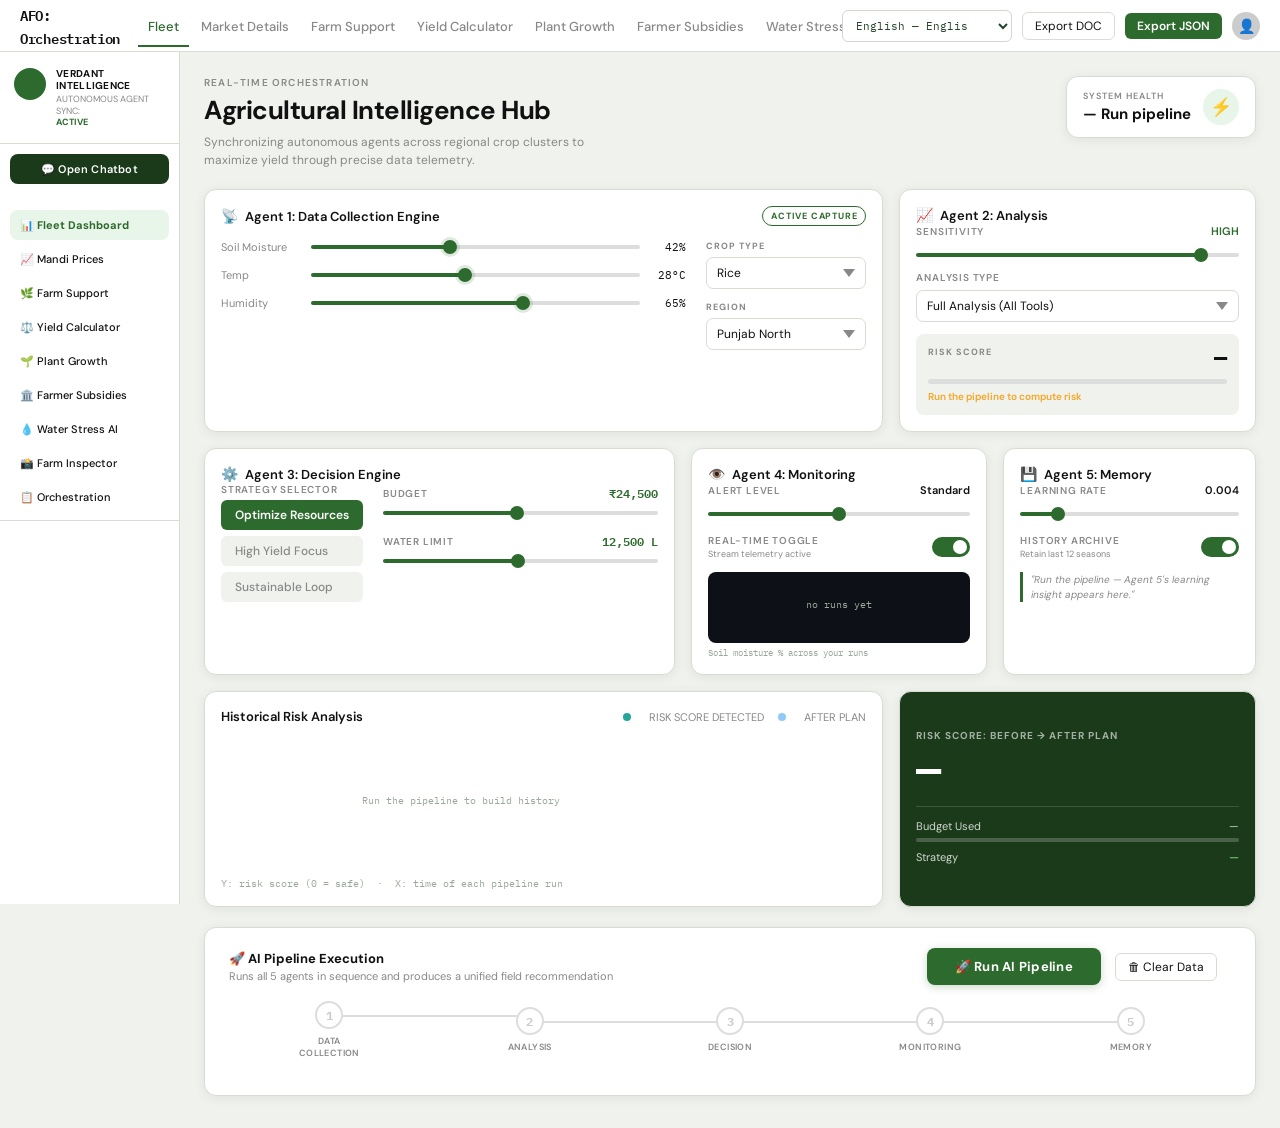
<file: frontend/index.html>
<!DOCTYPE html>
<html lang="en">
<head>
  <meta charset="UTF-8" />
  <meta name="viewport" content="width=device-width, initial-scale=1.0"/>
  <title>AFO: Orchestration – Agricultural Intelligence Hub</title>
  <link rel="stylesheet" href="index.css"/>
  <link href="https://fonts.googleapis.com/css2?family=IBM+Plex+Mono:wght@400;500;600&family=DM+Sans:wght@300;400;500;600;700&display=swap" rel="stylesheet"/>
</head>
<body>

<!-- CHATBOT POPUP -->
<div class="chatbot-popup hidden" id="chatbotPopup">
  <div class="chatbot-header">
    <div class="chatbot-header-title">
      <span class="chatbot-star-icon">✦</span>
      <span>NEURAL ASSISTANT</span>
    </div>
    <button class="chatbot-x-btn" id="chatbotClose" title="Close">✕</button>
  </div>
  <div class="chatbot-body" id="chatMessages">
    <div class="chat-msg-row bot-row">
      <div class="chat-avatar bot-av"></div>
      <div class="chat-bubble bot-bubble">How can I assist with field telemetry today?</div>
    </div>
  </div>
  <div class="chatbot-footer">
    <input type="text" class="chat-text-input" id="chatInput" placeholder="Type a command…" autocomplete="off"/>
    <button class="chat-send-btn" id="chatSend">
      <svg width="14" height="14" viewBox="0 0 24 24" fill="none" stroke="currentColor" stroke-width="2.5" stroke-linecap="round" stroke-linejoin="round">
        <line x1="22" y1="2" x2="11" y2="13"/>
        <polygon points="22 2 15 22 11 13 2 9 22 2"/>
      </svg>
    </button>
  </div>
</div>

<!-- TOP NAV -->
<header class="topnav">
  <div class="topnav-left">
    <span class="brand">AFO: Orchestration</span>
    <nav class="top-tabs">
      <a href="index.html" class="tab active">Fleet</a>
      <a href="market.html" class="tab">Market Details</a>
      <a href="farm_support.html" class="tab">Farm Support</a>
      <a href="yield_calculator.html" class="tab">Yield Calculator</a>
      <a href="plant_growth.html" class="tab">Plant Growth</a>
      <a href="subsidies.html" class="tab">Farmer Subsidies</a>
      <a href="water_stress.html" class="tab">Water Stress AI</a>
      <a href="farm_inspector.html" class="tab">Farm Inspector</a>
      <a href="dashboard2.html" class="tab">Orchestration</a>
    </nav>
  </div>
  <div class="topnav-right">
    <button class="btn-outline" id="exportDocBtn">Export DOC</button>
    <button class="btn-filled" id="exportJsonBtn">Export JSON</button>
    <span class="avatar">👤</span>
  </div>
</header>

<div class="layout">

  <!-- SIDEBAR -->
  <aside class="sidebar">
    <div class="sidebar-brand">
      <div class="brand-dot"></div>
      <div>
        <div class="brand-name">Verdant Intelligence</div>
        <div class="brand-sub">AUTONOMOUS AGENT SYNC:<br/><span class="active-tag">ACTIVE</span></div>
      </div>
    </div>
    <button class="chatbot-open-btn" id="openChatbotBtn">💬 Open Chatbot</button>
    <div class="sidebar-nav-menu">
      <a href="index.html" class="sidebar-nav-item active">📊 Fleet Dashboard</a>
      <a href="market.html" class="sidebar-nav-item">📈 Mandi Prices</a>
      <a href="farm_support.html" class="sidebar-nav-item">🌿 Farm Support</a>
      <a href="yield_calculator.html" class="sidebar-nav-item">⚖️ Yield Calculator</a>
      <a href="plant_growth.html" class="sidebar-nav-item">🌱 Plant Growth</a>
      <a href="subsidies.html" class="sidebar-nav-item">🏛️ Farmer Subsidies</a>
      <a href="water_stress.html" class="sidebar-nav-item">💧 Water Stress AI</a>
      <a href="farm_inspector.html" class="sidebar-nav-item">📸 Farm Inspector</a>
      <a href="dashboard2.html" class="sidebar-nav-item">📋 Orchestration</a>
    </div>
    <div class="sidebar-bottom"></div>
  </aside>

  <!-- MAIN CONTENT -->
  <main class="main">

    <!-- PAGE HEADER -->
    <div class="page-header">
      <div class="page-header-left">
        <div class="page-eyebrow">REAL-TIME ORCHESTRATION</div>
        <h1 class="page-title">Agricultural Intelligence Hub</h1>
        <p class="page-desc">Synchronizing autonomous agents across regional crop clusters to maximize yield through precise data telemetry.</p>
      </div>
      <div class="system-health-badge">
        <div>
          <div class="sh-label">SYSTEM HEALTH</div>
          <div class="sh-value" id="sysHealthVal">— Run pipeline</div>
        </div>
        <div class="sh-icon">⚡</div>
      </div>
    </div>

    <!-- AGENTS ROW 1 -->
    <div class="agents-row">

      <!-- Agent 1 -->
      <div class="card agent-wide">
        <div class="card-header-row">
          <div class="card-title"><span class="card-icon">📡</span> Agent 1: Data Collection Engine</div>
          <span class="badge-active">ACTIVE CAPTURE</span>
        </div>
        <div class="agent1-grid">
          <div class="sliders-col">
            <div class="slider-row">
              <span class="slider-label">Soil Moisture</span>
              <input type="range" min="0" max="100" value="42" class="slider" id="soilSlider"/>
              <span class="slider-val" id="soilVal">42%</span>
            </div>
            <div class="slider-row">
              <span class="slider-label">Temp</span>
              <input type="range" min="0" max="60" value="28" class="slider" id="tempSlider"/>
              <span class="slider-val" id="tempVal">28°C</span>
            </div>
            <div class="slider-row">
              <span class="slider-label">Humidity</span>
              <input type="range" min="0" max="100" value="65" class="slider" id="humidSlider"/>
              <span class="slider-val" id="humidVal">65%</span>
            </div>
          </div>
          <div class="selects-col">
            <div class="select-group">
              <label class="select-label">CROP TYPE</label>
              <!-- id added so JS can read this value reliably -->
              <select class="custom-select" id="agent1-crop-select">
                <option>Rice</option><option>Wheat</option><option>Cotton</option>
              </select>
            </div>
            <div class="select-group">
              <label class="select-label">REGION</label>
              <select class="custom-select" id="agent1-region-select">
                <option>Punjab North</option><option>Punjab South</option><option>Haryana</option>
              </select>
            </div>
          </div>
        </div>
      </div>

      <!-- Agent 2 -->
      <div class="card agent-narrow">
        <div class="card-title"><span class="card-icon">📈</span> Agent 2: Analysis</div>
        <div class="field-row">
          <span class="field-label">Sensitivity</span>
          <span class="field-val high" id="sensVal">HIGH</span>
        </div>
        <input type="range" min="0" max="100" value="90" class="green-slider" id="sensSlider"/>
        <div class="field-row mt8"><span class="field-label">ANALYSIS TYPE</span></div>
        <select class="custom-select" id="analysisSelect">
          <option value="full">Full Analysis (All Tools)</option>
          <option value="rule">Rule Engine</option>
          <option value="ml">ML Anomaly Detection</option>
          <option value="image">Image Disease Scan</option>
        </select>
        <div class="risk-box">
          <div class="risk-label">RISK SCORE</div>
          <div class="risk-value" id="riskScoreValue">—</div>
          <div class="risk-bar-wrap"><div class="risk-bar" id="riskScoreBar" style="width:0%"></div></div>
          <div class="risk-warn" id="riskWarn">Run the pipeline to compute risk</div>
        </div>
      </div>

    </div>

    <!-- AGENTS ROW 2 -->
    <div class="agents-row agents-row2">

      <!-- Agent 3 -->
      <div class="card agent-decision">
        <div class="card-title"><span class="card-icon">⚙️</span> Agent 3: Decision Engine</div>
        <div class="strategy-row">
          <div>
            <div class="field-label mb4">STRATEGY SELECTOR</div>
            <div class="strategy-list">
              <button class="strategy-btn active">Optimize Resources</button>
              <button class="strategy-btn">High Yield Focus</button>
              <button class="strategy-btn">Sustainable Loop</button>
            </div>
          </div>
          <div class="budget-col">
            <div class="budget-row">
              <span class="field-label">Budget</span>
              <span class="budget-val" id="budgetVal">₹24,500</span>
            </div>
            <input type="range" min="500" max="50000" value="24500" class="green-slider" id="budgetSlider"/>
            <div class="budget-row mt8">
              <span class="field-label">Water Limit</span>
              <span class="budget-val" id="waterVal">12.5k L</span>
            </div>
            <input type="range" min="500" max="25000" value="12500" class="green-slider" id="waterSlider"/>
          </div>
        </div>
      </div>

      <!-- Agent 4 -->
      <div class="card agent-monitor">
        <div class="card-title"><span class="card-icon">👁️</span> Agent 4: Monitoring</div>
        <div class="field-row">
          <span class="field-label">Alert Level</span>
          <span class="field-val" id="alertVal">Standard</span>
        </div>
        <input type="range" min="0" max="100" value="50" class="green-slider" id="alertSlider"/>
        <div class="toggle-row">
          <span class="field-label">Real-time Toggle<br/><span class="toggle-sub">Stream telemetry active</span></span>
          <label class="toggle">
            <input type="checkbox" checked/>
            <span class="toggle-slider"></span>
          </label>
        </div>
        <div class="sparkline-box">
          <canvas id="monitorChart" width="160" height="55"></canvas>
        </div>
        <div style="font-size:9px;color:#9aa89a;font-family:'IBM Plex Mono',monospace;margin-top:4px">
          Soil moisture % across your runs
        </div>
      </div>

      <!-- Agent 5 -->
      <div class="card agent-memory">
        <div class="card-title"><span class="card-icon">💾</span> Agent 5: Memory</div>
        <div class="field-row">
          <span class="field-label">Learning Rate</span>
          <span class="field-val">0.004</span>
        </div>
        <input type="range" min="0" max="100" value="15" class="green-slider"/>
        <div class="toggle-row mt8">
          <span class="field-label">History Archive<br/><span class="toggle-sub">Retain last 12 seasons</span></span>
          <label class="toggle">
            <input type="checkbox" checked/>
            <span class="toggle-slider"></span>
          </label>
        </div>
        <div class="memory-quote" id="memoryQuote">
          "Run the pipeline — Agent 5's learning insight appears here."
        </div>
      </div>

    </div>

    <!-- BOTTOM ROW -->
    <div class="bottom-row">
      <div class="card hist-card">
        <div class="card-header-row">
          <span class="card-title">Historical Risk Analysis</span>
          <div class="legend">
            <span class="leg-dot actual"></span> RISK SCORE DETECTED
            <span class="leg-dot predicted"></span> AFTER PLAN
          </div>
        </div>
        <canvas id="histChart" width="480" height="130"></canvas>
        <div style="font-size:10px;color:#9aa89a;font-family:'IBM Plex Mono',monospace;margin-top:4px">
          Y: risk score (0 = safe) &nbsp;·&nbsp; X: time of each pipeline run
        </div>
      </div>
      <div class="card yield-card">
        <div class="yield-label">RISK SCORE: BEFORE → AFTER PLAN</div>
        <div class="yield-value" id="yieldValue">—</div>
        <div class="yield-metrics">
          <div class="yield-metric-row">
            <span id="yieldMetricLabel">Budget Used</span><span id="yieldMetricVal">—</span>
          </div>
          <div class="yield-metric-bar"><div class="ymb-fill" id="yieldMetricBar" style="width:0%"></div></div>
          <div class="yield-metric-row mt8">
            <span>Strategy</span><span class="high" id="yieldStrategy">—</span>
          </div>
        </div>
      </div>
    </div>

    <!-- ═══════════════════════════════════════
         RUN AI PIPELINE
    ═══════════════════════════════════════ -->
    <div class="pipeline-section">
      <div class="pipeline-section-header">
        <div>
          <div class="pipeline-section-title">🚀 AI Pipeline Execution</div>
          <div class="pipeline-section-sub">Runs all 5 agents in sequence and produces a unified field recommendation</div>
        </div>
        <div class="pipeline-btn-wrap">
          <button class="btn-pipeline" id="runPipelineBtn">🚀 Run AI Pipeline</button>
          <button class="btn-outline" id="runAgainBtn" style="display:none">↻ Run Again</button>
          <button class="btn-outline" id="clearHistBtn" title="Clear saved results and run history">🗑 Clear Data</button>
          <div class="pipeline-status-text" id="pipelineStatus"></div>
        </div>
      </div>

      <!-- Step progress bar -->
      <div class="pipeline-steps" id="pipelineSteps">
        <div class="pipeline-step" id="step1">
          <div class="step-dot">1</div>
          <div class="step-label">Data<br/>Collection</div>
        </div>
        <div class="pipeline-step" id="step2">
          <div class="step-dot">2</div>
          <div class="step-label">Analysis</div>
        </div>
        <div class="pipeline-step" id="step3">
          <div class="step-dot">3</div>
          <div class="step-label">Decision</div>
        </div>
        <div class="pipeline-step" id="step4">
          <div class="step-dot">4</div>
          <div class="step-label">Monitoring</div>
        </div>
        <div class="pipeline-step" id="step5">
          <div class="step-dot">5</div>
          <div class="step-label">Memory</div>
        </div>
      </div>

      <!-- Result panel -->
      <div class="pipeline-result" id="pipelineResult">
        <div class="result-title">✦ Pipeline Execution Complete — All Agents Synced</div>
        <div class="result-grid">
          <div class="result-item">
            <div class="ri-label">Soil Moisture Status</div>
            <div class="ri-val" id="res-soil">—</div>
          </div>
          <div class="result-item">
            <div class="ri-label">Risk Assessment</div>
            <div class="ri-val" id="res-risk">—</div>
          </div>
          <div class="result-item">
            <div class="ri-label">Recommended Action</div>
            <div class="ri-val" id="res-action">—</div>
          </div>
          <div class="result-item">
            <div class="ri-label">Plan Risk Reduction</div>
            <div class="ri-val positive" id="res-reduction">—</div>
          </div>
          <div class="result-item">
            <div class="ri-label">Plan Cost / Water</div>
            <div class="ri-val positive" id="res-cost">—</div>
          </div>
          <div class="result-item">
            <div class="ri-label">Memory Sync</div>
            <div class="ri-val" id="res-memory">—</div>
          </div>
        </div>
      </div>
    </div>

  </main>
</div>
<script src="i18n.js"></script>
<script src="index.js"></script>
</body>
</html>
</file>
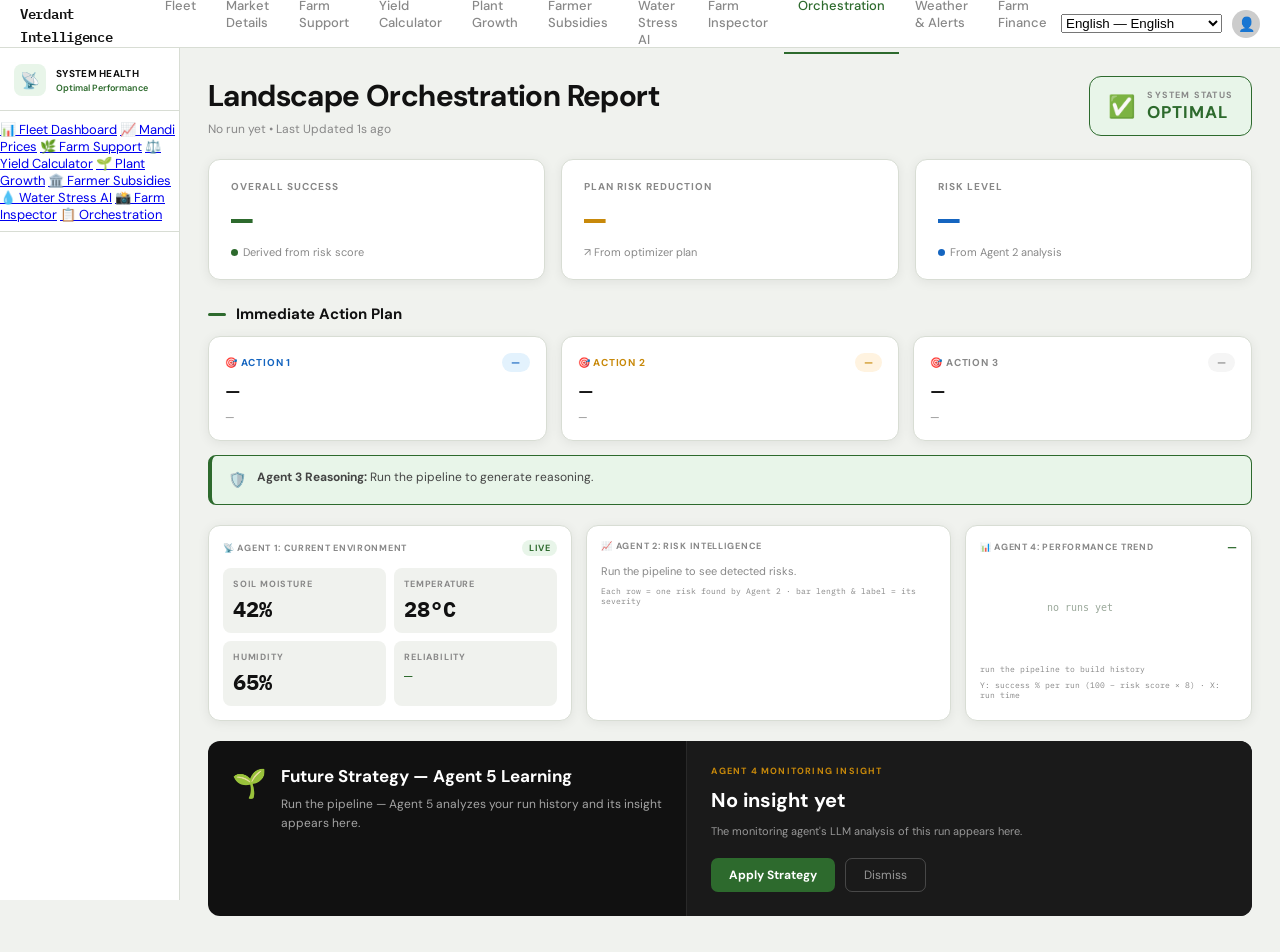
<file: frontend/dashboard2.html>
<!DOCTYPE html>
<html lang="en">
<head>
  <meta charset="UTF-8" />
  <meta name="viewport" content="width=device-width, initial-scale=1.0"/>
  <title>Verdant Intelligence – Landscape Orchestration Report</title>
  <link rel="stylesheet" href="dashboard2.css"/>
  <link href="https://fonts.googleapis.com/css2?family=IBM+Plex+Mono:wght@400;500;600&family=DM+Sans:wght@300;400;500;600;700&display=swap" rel="stylesheet"/>
</head>
<body>

<!-- TOP NAV -->
<header class="topnav">
  <div class="topnav-left">
    <span class="brand">Verdant Intelligence</span>
    <nav class="top-tabs">
      <a href="index.html" class="tab">Fleet</a>
      <a href="market.html" class="tab">Market Details</a>
      <a href="farm_support.html" class="tab">Farm Support</a>
      <a href="yield_calculator.html" class="tab">Yield Calculator</a>
      <a href="plant_growth.html" class="tab">Plant Growth</a>
      <a href="subsidies.html" class="tab">Farmer Subsidies</a>
      <a href="water_stress.html" class="tab">Water Stress AI</a>
      <a href="farm_inspector.html" class="tab">Farm Inspector</a>
      <a href="dashboard2.html" class="tab active">Orchestration</a>
    </nav>
  </div>
  <div class="topnav-right">
    <span class="avatar">👤</span>
  </div>
</header>

<div class="layout">
  <!-- SIDEBAR -->
  <aside class="sidebar">
    <div class="sidebar-brand">
      <div class="brand-icon-wrap">
        <span class="brand-icon">📡</span>
      </div>
      <div>
        <div class="brand-name">SYSTEM HEALTH</div>
        <div class="brand-sub">Optimal Performance</div>
      </div>
    </div>
    <div class="sidebar-nav-menu">
      <a href="index.html" class="sidebar-nav-item">📊 Fleet Dashboard</a>
      <a href="market.html" class="sidebar-nav-item">📈 Mandi Prices</a>
      <a href="farm_support.html" class="sidebar-nav-item">🌿 Farm Support</a>
      <a href="yield_calculator.html" class="sidebar-nav-item">⚖️ Yield Calculator</a>
      <a href="plant_growth.html" class="sidebar-nav-item">🌱 Plant Growth</a>
      <a href="subsidies.html" class="sidebar-nav-item">🏛️ Farmer Subsidies</a>
      <a href="water_stress.html" class="sidebar-nav-item">💧 Water Stress AI</a>
      <a href="farm_inspector.html" class="sidebar-nav-item">📸 Farm Inspector</a>
      <a href="dashboard2.html" class="sidebar-nav-item active">📋 Orchestration</a>
    </div>
    <div class="sidebar-bottom"></div>
  </aside>

  <!-- MAIN -->
  <main class="main">

    <!-- REPORT HEADER -->
    <div class="report-header">
      <div class="report-header-left">
        <h1 class="report-title">Landscape Orchestration Report</h1>
        <div class="report-meta"><span id="sessionMeta">No run yet</span> &bull; Last Updated <span id="lastUpdated">—</span></div>
      </div>
      <div class="status-badge">
        <div class="status-icon-wrap">✅</div>
        <div>
          <div class="status-label">SYSTEM STATUS</div>
          <div class="status-value">OPTIMAL</div>
        </div>
      </div>
    </div>

    <!-- KPI ROW -->
    <div class="kpi-row">
      <div class="kpi-card">
        <div class="kpi-label">OVERALL SUCCESS</div>
        <div class="kpi-value green">—</div>
        <div class="kpi-sub"><span class="kpi-dot green-dot"></span> Derived from risk score</div>
      </div>
      <div class="kpi-card">
        <div class="kpi-label">PLAN RISK REDUCTION</div>
        <div class="kpi-value gold">—</div>
        <div class="kpi-sub">↗ From optimizer plan</div>
      </div>
      <div class="kpi-card">
        <div class="kpi-label">RISK LEVEL</div>
        <div class="kpi-value blue">—</div>
        <div class="kpi-sub"><span class="kpi-dot blue-dot"></span> From Agent 2 analysis</div>
      </div>
    </div>

    <!-- ACTION PLAN -->
    <div class="section-title">
      <span class="section-line"></span> Immediate Action Plan
    </div>
    <div class="action-row">
      <div class="action-card">
        <div class="action-top">
          <div class="action-label irrigation">🎯 ACTION 1</div>
          <span class="action-tag queued" id="action-tag-0">—</span>
        </div>
        <div class="action-name">—</div>
        <div class="action-meta" id="action-meta-0">—</div>
      </div>
      <div class="action-card">
        <div class="action-top">
          <div class="action-label fertilization">🎯 ACTION 2</div>
          <span class="action-tag high-block" id="action-tag-1">—</span>
        </div>
        <div class="action-name">—</div>
        <div class="action-meta" id="action-meta-1">—</div>
      </div>
      <div class="action-card">
        <div class="action-top">
          <div class="action-label pesticide">🎯 ACTION 3</div>
          <span class="action-tag suppressed" id="action-tag-2">—</span>
        </div>
        <div class="action-name">—</div>
        <div class="action-meta" id="action-meta-2">—</div>
      </div>
    </div>

    <!-- AGENT REASONING -->
    <div class="reasoning-bar">
      <span class="reasoning-icon">🛡️</span>
      <span>
        <strong>Agent 3 Reasoning:</strong> Run the pipeline to generate reasoning.
      </span>
    </div>

    <!-- AGENT DATA ROW -->
    <div class="agent-data-row">

      <!-- Agent 1: Current Environment -->
      <div class="card agent-env">
        <div class="agent-card-header">
          <span class="agent-tag">📡 AGENT 1: CURRENT ENVIRONMENT</span>
          <span class="live-tag">LIVE</span>
        </div>
        <div class="env-grid">
          <div class="env-cell">
            <div class="env-label">SOIL MOISTURE</div>
            <div class="env-value">42%</div>
          </div>
          <div class="env-cell">
            <div class="env-label">TEMPERATURE</div>
            <div class="env-value">28°C</div>
          </div>
          <div class="env-cell">
            <div class="env-label">HUMIDITY</div>
            <div class="env-value">65%</div>
          </div>
          <div class="env-cell">
            <div class="env-label">RELIABILITY</div>
            <div class="env-value small-green">—</div>
          </div>
        </div>
      </div>

      <!-- Agent 2: Risk Intelligence -->
      <div class="card agent-risk">
        <div class="agent-card-header">
          <span class="agent-tag">📈 AGENT 2: RISK INTELLIGENCE</span>
        </div>
        <div id="riskBars" style="margin-top:8px">
          <div style="font-size:11px;color:#888">Run the pipeline to see detected risks.</div>
        </div>
        <div class="risk-time-labels" style="margin-top:8px">
          <span>Each row = one risk found by Agent 2 · bar length &amp; label = its severity</span>
        </div>
      </div>

      <!-- Agent 4: Performance Trend -->
      <div class="card agent-perf">
        <div class="agent-card-header">
          <span class="agent-tag">📊 AGENT 4: PERFORMANCE TREND</span>
          <span class="growth-tag" id="growthTag">—</span>
        </div>
        <canvas id="perfChart" width="200" height="90"></canvas>
        <div class="perf-labels">
          <span>run the pipeline to build history</span>
        </div>
        <div class="risk-time-labels" style="margin-top:6px">
          <span>Y: success % per run (100 − risk score × 8) · X: run time</span>
        </div>
      </div>

    </div>

    <!-- FUTURE STRATEGY -->
    <div class="future-card">
      <div class="future-left">
        <div class="future-icon">🌱</div>
        <div>
          <div class="future-title">Future Strategy — Agent 5 Learning</div>
          <div class="future-desc" id="futureDesc">
            Run the pipeline — Agent 5 analyzes your run history and its insight appears here.
          </div>
        </div>
      </div>
      <div class="future-right">
        <div class="future-rec-label">AGENT 4 MONITORING INSIGHT</div>
        <div class="future-rec-title" id="futureRecTitle">No insight yet</div>
        <div class="future-rec-desc" id="futureRecDesc">The monitoring agent's LLM analysis of this run appears here.</div>
        <div class="future-actions">
          <button class="apply-btn" id="applyBtn">Apply Strategy</button>
          <button class="dismiss-btn" id="dismissBtn">Dismiss</button>
        </div>
      </div>
    </div>

  </main>
</div>

<script src="i18n.js"></script>
<script src="dashboard2.js"></script>
</body>
</html>
</file>
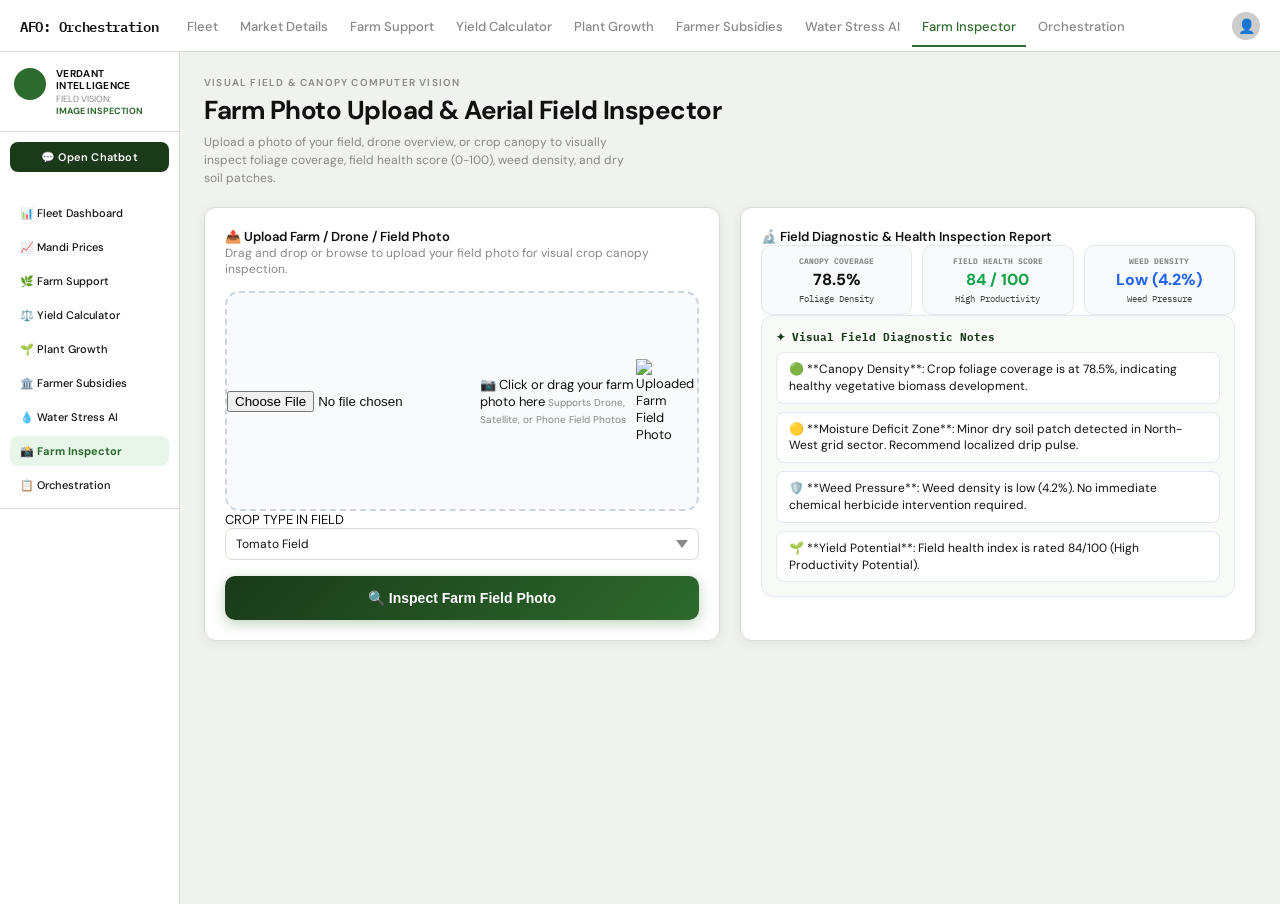
<file: frontend/farm_inspector.html>
<!DOCTYPE html>
<html lang="en">
<head>
  <meta charset="UTF-8" />
  <meta name="viewport" content="width=device-width, initial-scale=1.0"/>
  <title>Farm Image Upload & Aerial Field Inspector – Agritech Farm</title>
  <link rel="stylesheet" href="index.css"/>
  <link rel="stylesheet" href="farm_inspector.css"/>
  <link href="https://fonts.googleapis.com/css2?family=IBM+Plex+Mono:wght@400;500;600&family=DM+Sans:wght@300;400;500;600;700&display=swap" rel="stylesheet"/>
</head>
<body>

<!-- CHATBOT POPUP -->
<div class="chatbot-popup hidden" id="chatbotPopup">
  <div class="chatbot-header">
    <div class="chatbot-header-title">
      <span class="chatbot-star-icon">✦</span>
      <span>NEURAL ASSISTANT</span>
    </div>
    <button class="chatbot-x-btn" id="chatbotClose" title="Close">✕</button>
  </div>
  <div class="chatbot-body" id="chatMessages">
    <div class="chat-msg-row bot-row">
      <div class="chat-avatar bot-av"></div>
      <div class="chat-bubble bot-bubble">Upload field photos, drone shots, or crop canopy photos to inspect crop health, weed density, and dry patches!</div>
    </div>
  </div>
  <div class="chatbot-footer">
    <input type="text" class="chat-text-input" id="chatInput" placeholder="Type a command…" autocomplete="off"/>
    <button class="chat-send-btn" id="chatSend">
      <svg width="14" height="14" viewBox="0 0 24 24" fill="none" stroke="currentColor" stroke-width="2.5" stroke-linecap="round" stroke-linejoin="round">
        <line x1="22" y1="2" x2="11" y2="13"/>
        <polygon points="22 2 15 22 11 13 2 9 22 2"/>
      </svg>
    </button>
  </div>
</div>

<!-- TOP NAV -->
<header class="topnav">
  <div class="topnav-left">
    <span class="brand">AFO: Orchestration</span>
    <nav class="top-tabs">
      <a href="index.html" class="tab">Fleet</a>
      <a href="market.html" class="tab">Market Details</a>
      <a href="farm_support.html" class="tab">Farm Support</a>
      <a href="yield_calculator.html" class="tab">Yield Calculator</a>
      <a href="plant_growth.html" class="tab">Plant Growth</a>
      <a href="subsidies.html" class="tab">Farmer Subsidies</a>
      <a href="water_stress.html" class="tab">Water Stress AI</a>
      <a href="farm_inspector.html" class="tab active">Farm Inspector</a>
      <a href="dashboard2.html" class="tab">Orchestration</a>
    </nav>
  </div>
  <div class="topnav-right">
    <span class="avatar">👤</span>
  </div>
</header>

<div class="layout">

  <!-- SIDEBAR -->
  <aside class="sidebar">
    <div class="sidebar-brand">
      <div class="brand-dot"></div>
      <div>
        <div class="brand-name">Verdant Intelligence</div>
        <div class="brand-sub">FIELD VISION:<br/><span class="active-tag">IMAGE INSPECTION</span></div>
      </div>
    </div>
    <button class="chatbot-open-btn" id="openChatbotBtn">💬 Open Chatbot</button>
    <div class="sidebar-nav-menu">
      <a href="index.html" class="sidebar-nav-item">📊 Fleet Dashboard</a>
      <a href="market.html" class="sidebar-nav-item">📈 Mandi Prices</a>
      <a href="farm_support.html" class="sidebar-nav-item">🌿 Farm Support</a>
      <a href="yield_calculator.html" class="sidebar-nav-item">⚖️ Yield Calculator</a>
      <a href="plant_growth.html" class="sidebar-nav-item">🌱 Plant Growth</a>
      <a href="subsidies.html" class="sidebar-nav-item">🏛️ Farmer Subsidies</a>
      <a href="water_stress.html" class="sidebar-nav-item">💧 Water Stress AI</a>
      <a href="farm_inspector.html" class="sidebar-nav-item active">📸 Farm Inspector</a>
      <a href="dashboard2.html" class="sidebar-nav-item">📋 Orchestration</a>
    </div>
    <div class="sidebar-bottom"></div>
  </aside>

  <!-- MAIN CONTENT -->
  <main class="main">

    <!-- PAGE HEADER -->
    <div class="page-header">
      <div class="page-header-left">
        <div class="page-eyebrow">VISUAL FIELD & CANOPY COMPUTER VISION</div>
        <h1 class="page-title">Farm Photo Upload & Aerial Field Inspector</h1>
        <p class="page-desc">Upload a photo of your field, drone overview, or crop canopy to visually inspect foliage coverage, field health score (0-100), weed density, and dry soil patches.</p>
      </div>
    </div>

    <div class="farm-inspector-grid">
      <!-- UPLOAD CARD -->
      <div class="card inspector-upload-card">
        <div class="card-title">📤 Upload Farm / Drone / Field Photo</div>
        <p class="inspect-desc">Drag and drop or browse to upload your field photo for visual crop canopy inspection.</p>

        <div class="farm-drop-area" id="farmDropArea">
          <input type="file" id="farmPhotoInput" accept="image/*" class="file-input"/>
          <div class="upload-placeholder" id="farmPlaceholder">
            <span class="up-icon">📷</span>
            <span class="up-text">Click or drag your farm photo here</span>
            <span class="up-sub">Supports Drone, Satellite, or Phone Field Photos</span>
          </div>
          <img id="farmPhotoPreview" class="photo-preview hidden" alt="Uploaded Farm Field Photo"/>
        </div>

        <div class="form-group mt16">
          <label>CROP TYPE IN FIELD</label>
          <select id="inspectCropSelect" class="custom-select">
            <option value="Tomato">Tomato Field</option>
            <option value="Wheat">Wheat Field</option>
            <option value="Paddy (Rice)">Paddy / Rice Field</option>
            <option value="Cotton">Cotton Field</option>
            <option value="Green Chilli">Chilli Field</option>
          </select>
        </div>

        <button class="btn-inspect-farm" id="inspectFarmBtn">
          🔍 Inspect Farm Field Photo
        </button>
      </div>

      <!-- INSPECTOR DIAGNOSTICS CARD -->
      <div class="card inspector-results-card">
        <div class="card-title">🔬 Field Diagnostic & Health Inspection Report</div>

        <div class="inspect-metrics-grid">
          <div class="im-box">
            <div class="im-label">CANOPY COVERAGE</div>
            <div class="im-val" id="resCanopy">78.5%</div>
            <div class="im-sub">Foliage Density</div>
          </div>
          <div class="im-box">
            <div class="im-label">FIELD HEALTH SCORE</div>
            <div class="im-val green" id="resHealthIndex">84 / 100</div>
            <div class="im-sub">High Productivity</div>
          </div>
          <div class="im-box">
            <div class="im-label">WEED DENSITY</div>
            <div class="im-val blue" id="resWeedDensity">Low (4.2%)</div>
            <div class="im-sub">Weed Pressure</div>
          </div>
        </div>

        <div class="agronomy-notes-box mt16">
          <div class="anb-title">✦ Visual Field Diagnostic Notes</div>
          <ul class="anb-list" id="anbList">
            <li>🟢 **Canopy Density**: Crop foliage coverage is at 78.5%, indicating healthy vegetative biomass development.</li>
            <li>🟡 **Moisture Deficit Zone**: Minor dry soil patch detected in North-West grid sector. Recommend localized drip pulse.</li>
            <li>🛡️ **Weed Pressure**: Weed density is low (4.2%). No immediate chemical herbicide intervention required.</li>
            <li>🌱 **Yield Potential**: Field health index is rated 84/100 (High Productivity Potential).</li>
          </ul>
        </div>
      </div>
    </div>

  </main>
</div>

<script src="farm_inspector.js"></script>
</body>
</html>
</file>
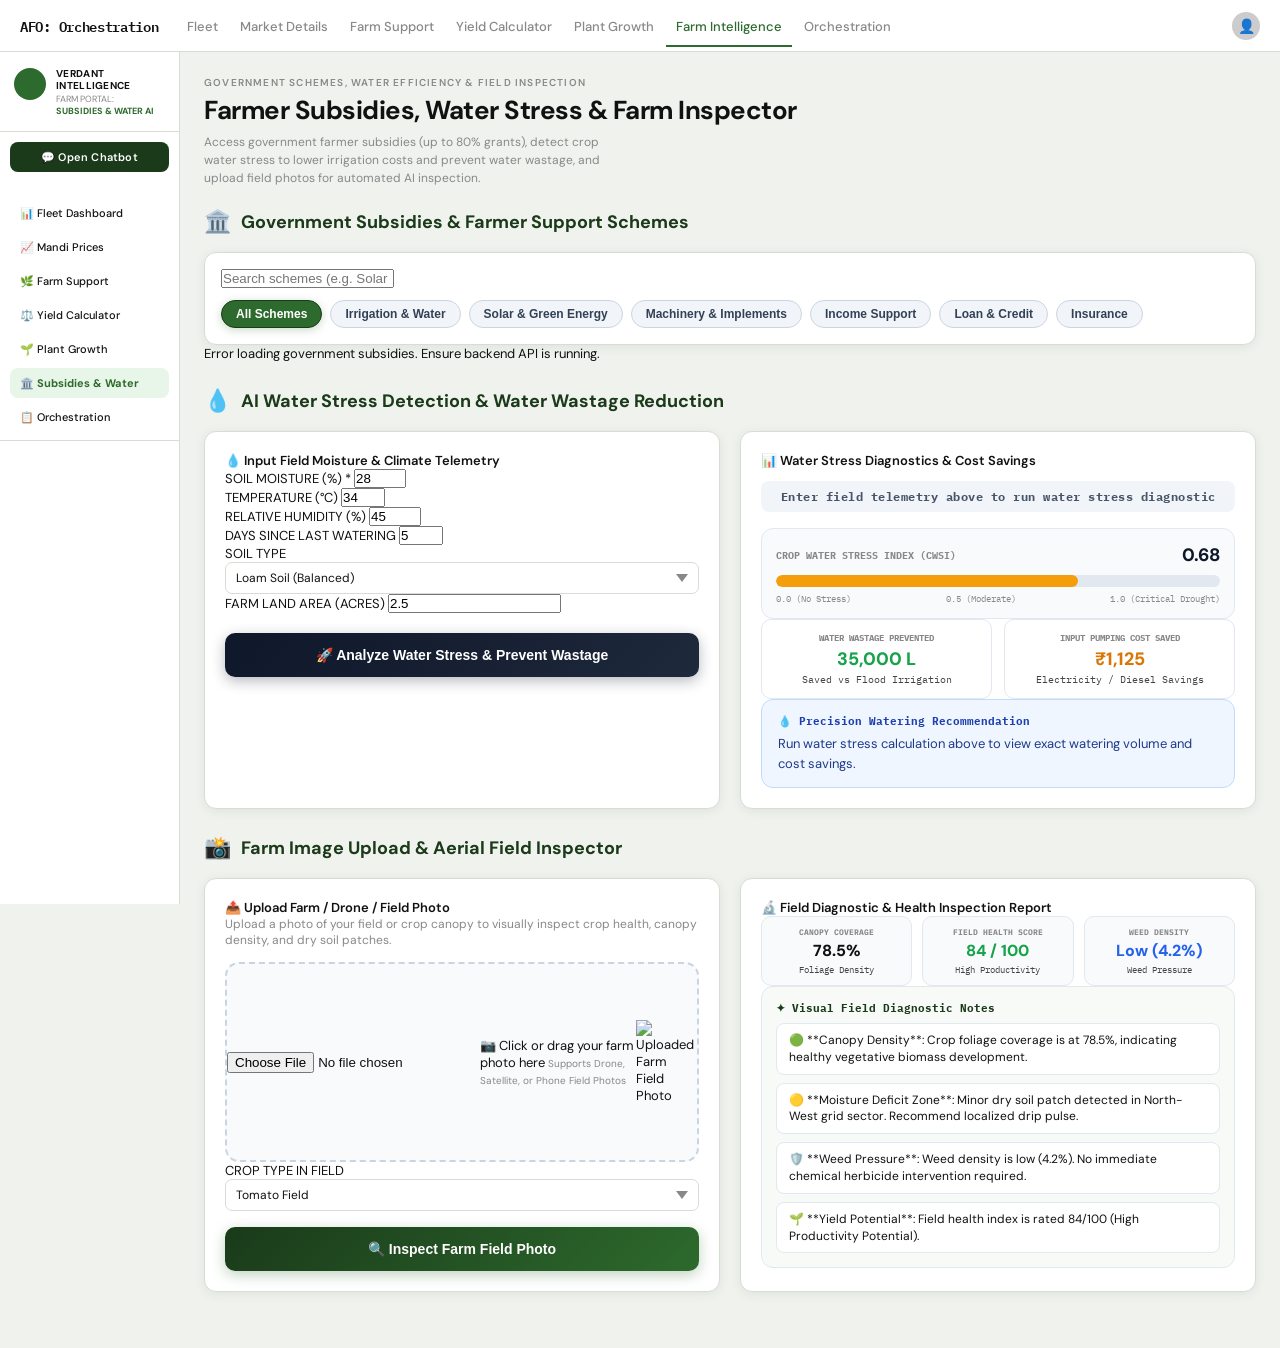
<file: frontend/farm_intelligence.html>
<!DOCTYPE html>
<html lang="en">
<head>
  <meta charset="UTF-8" />
  <meta name="viewport" content="width=device-width, initial-scale=1.0"/>
  <title>Farmer Subsidies, Water Stress & Farm Inspector – Agritech Farm</title>
  <link rel="stylesheet" href="index.css"/>
  <link rel="stylesheet" href="farm_intelligence.css"/>
  <link href="https://fonts.googleapis.com/css2?family=IBM+Plex+Mono:wght@400;500;600&family=DM+Sans:wght@300;400;500;600;700&display=swap" rel="stylesheet"/>
</head>
<body>

<!-- CHATBOT POPUP -->
<div class="chatbot-popup hidden" id="chatbotPopup">
  <div class="chatbot-header">
    <div class="chatbot-header-title">
      <span class="chatbot-star-icon">✦</span>
      <span>NEURAL ASSISTANT</span>
    </div>
    <button class="chatbot-x-btn" id="chatbotClose" title="Close">✕</button>
  </div>
  <div class="chatbot-body" id="chatMessages">
    <div class="chat-msg-row bot-row">
      <div class="chat-avatar bot-av"></div>
      <div class="chat-bubble bot-bubble">Ask me about government subsidies (PM-KISAN, PMKSY, KUSUM), water stress reduction, or farm image inspection!</div>
    </div>
  </div>
  <div class="chatbot-footer">
    <input type="text" class="chat-text-input" id="chatInput" placeholder="Type a command…" autocomplete="off"/>
    <button class="chat-send-btn" id="chatSend">
      <svg width="14" height="14" viewBox="0 0 24 24" fill="none" stroke="currentColor" stroke-width="2.5" stroke-linecap="round" stroke-linejoin="round">
        <line x1="22" y1="2" x2="11" y2="13"/>
        <polygon points="22 2 15 22 11 13 2 9 22 2"/>
      </svg>
    </button>
  </div>
</div>

<!-- TOP NAV -->
<header class="topnav">
  <div class="topnav-left">
    <span class="brand">AFO: Orchestration</span>
    <nav class="top-tabs">
      <a href="index.html" class="tab">Fleet</a>
      <a href="market.html" class="tab">Market Details</a>
      <a href="farm_support.html" class="tab">Farm Support</a>
      <a href="yield_calculator.html" class="tab">Yield Calculator</a>
      <a href="plant_growth.html" class="tab">Plant Growth</a>
      <a href="farm_intelligence.html" class="tab active">Farm Intelligence</a>
      <a href="dashboard2.html" class="tab">Orchestration</a>
    </nav>
  </div>
  <div class="topnav-right">
    <span class="avatar">👤</span>
  </div>
</header>

<div class="layout">

  <!-- SIDEBAR -->
  <aside class="sidebar">
    <div class="sidebar-brand">
      <div class="brand-dot"></div>
      <div>
        <div class="brand-name">Verdant Intelligence</div>
        <div class="brand-sub">FARM PORTAL:<br/><span class="active-tag">SUBSIDIES & WATER AI</span></div>
      </div>
    </div>
    <button class="chatbot-open-btn" id="openChatbotBtn">💬 Open Chatbot</button>
    <div class="sidebar-nav-menu">
      <a href="index.html" class="sidebar-nav-item">📊 Fleet Dashboard</a>
      <a href="market.html" class="sidebar-nav-item">📈 Mandi Prices</a>
      <a href="farm_support.html" class="sidebar-nav-item">🌿 Farm Support</a>
      <a href="yield_calculator.html" class="sidebar-nav-item">⚖️ Yield Calculator</a>
      <a href="plant_growth.html" class="sidebar-nav-item">🌱 Plant Growth</a>
      <a href="farm_intelligence.html" class="sidebar-nav-item active">🏛️ Subsidies & Water</a>
      <a href="dashboard2.html" class="sidebar-nav-item">📋 Orchestration</a>
    </div>
    <div class="sidebar-bottom"></div>
  </aside>

  <!-- MAIN CONTENT -->
  <main class="main">

    <!-- PAGE HEADER -->
    <div class="page-header">
      <div class="page-header-left">
        <div class="page-eyebrow">GOVERNMENT SCHEMES, WATER EFFICIENCY & FIELD INSPECTION</div>
        <h1 class="page-title">Farmer Subsidies, Water Stress & Farm Inspector</h1>
        <p class="page-desc">Access government farmer subsidies (up to 80% grants), detect crop water stress to lower irrigation costs and prevent water wastage, and upload field photos for automated AI inspection.</p>
      </div>
    </div>

    <!-- SECTION 1: GOVERNMENT FARMER SUBSIDIES DIRECTORY -->
    <div class="section-container" id="subsidies">
      <div class="section-title-bar">
        <span class="sec-icon">🏛️</span>
        <h2>Government Subsidies & Farmer Support Schemes</h2>
      </div>

      <div class="card filter-bar-card">
        <div class="sub-filter-row">
          <div class="sub-search-wrap">
            <input type="text" id="subSearchInput" placeholder="Search schemes (e.g. Solar Pump, Drip Irrigation, PM-KISAN, Tractor)..." class="custom-input"/>
          </div>
          <div class="sub-pills-row">
            <button class="btn-sub-pill active" data-cat="all">All Schemes</button>
            <button class="btn-sub-pill" data-cat="Irrigation">Irrigation & Water</button>
            <button class="btn-sub-pill" data-cat="Solar">Solar & Green Energy</button>
            <button class="btn-sub-pill" data-cat="Machinery">Machinery & Implements</button>
            <button class="btn-sub-pill" data-cat="Income">Income Support</button>
            <button class="btn-sub-pill" data-cat="Loan">Loan & Credit</button>
            <button class="btn-sub-pill" data-cat="Insurance">Insurance</button>
          </div>
        </div>
      </div>

      <div class="subsidies-grid" id="subsidiesGrid">
        <div class="loading-state">⚡ Loading verified government subsidy schemes...</div>
      </div>
    </div>

    <!-- SECTION 2: AI WATER STRESS & COST OPTIMIZER -->
    <div class="section-container mt32" id="water-stress">
      <div class="section-title-bar">
        <span class="sec-icon">💧</span>
        <h2>AI Water Stress Detection & Water Wastage Reduction</h2>
      </div>

      <div class="water-stress-grid">
        <!-- FORM CARD -->
        <div class="card ws-form-card">
          <div class="card-title">💧 Input Field Moisture & Climate Telemetry</div>

          <form id="waterStressForm" onsubmit="return false;">
            <div class="form-row-2">
              <div class="form-group">
                <label>SOIL MOISTURE (%) <span class="req">*</span></label>
                <input type="number" id="wsMoisture" value="28" min="0" max="100" class="custom-input"/>
              </div>
              <div class="form-group">
                <label>TEMPERATURE (°C)</label>
                <input type="number" id="wsTemp" value="34" min="0" max="60" class="custom-input"/>
              </div>
            </div>

            <div class="form-row-2 mt12">
              <div class="form-group">
                <label>RELATIVE HUMIDITY (%)</label>
                <input type="number" id="wsHumidity" value="45" min="0" max="100" class="custom-input"/>
              </div>
              <div class="form-group">
                <label>DAYS SINCE LAST WATERING</label>
                <input type="number" id="wsDays" value="5" min="0" max="30" class="custom-input"/>
              </div>
            </div>

            <div class="form-row-2 mt12">
              <div class="form-group">
                <label>SOIL TYPE</label>
                <select id="wsSoilType" class="custom-select">
                  <option value="Loam">Loam Soil (Balanced)</option>
                  <option value="Clay">Clay Soil (High Retention)</option>
                  <option value="Sandy">Sandy Soil (Fast Drainage)</option>
                  <option value="Silt">Silt Soil</option>
                </select>
              </div>
              <div class="form-group">
                <label>FARM LAND AREA (ACRES)</label>
                <input type="number" id="wsAcres" value="2.5" step="0.1" min="0.1" class="custom-input"/>
              </div>
            </div>

            <button type="submit" class="btn-calculate-ws" id="calcWaterStressBtn">
              🚀 Analyze Water Stress & Prevent Wastage
            </button>
          </form>
        </div>

        <!-- DIAGNOSTIC RESULTS CARD -->
        <div class="card ws-result-card" id="wsResultCard">
          <div class="card-title">📊 Water Stress Diagnostics & Cost Savings</div>

          <div class="ws-status-badge" id="wsStatusBadge" style="background:#f1f5f9;color:#475569">
            Enter field telemetry above to run water stress diagnostic
          </div>

          <!-- CWSI GAUGE METER -->
          <div class="cwsi-meter-box">
            <div class="cwsi-header">
              <span class="cwsi-title">CROP WATER STRESS INDEX (CWSI)</span>
              <span class="cwsi-val" id="cwsiValue">0.68</span>
            </div>
            <div class="cwsi-bar-wrap">
              <div class="cwsi-bar-fill" id="cwsiBarFill" style="width:68%;background:#f59e0b"></div>
            </div>
            <div class="cwsi-scale">
              <span>0.0 (No Stress)</span>
              <span>0.5 (Moderate)</span>
              <span>1.0 (Critical Drought)</span>
            </div>
          </div>

          <!-- SAVINGS METRICS ROW -->
          <div class="ws-metrics-row mt16">
            <div class="wsm-box">
              <div class="wsm-label">WATER WASTAGE PREVENTED</div>
              <div class="wsm-val green" id="resWaterSaved">35,000 L</div>
              <div class="wsm-sub">Saved vs Flood Irrigation</div>
            </div>
            <div class="wsm-box">
              <div class="wsm-label">INPUT PUMPING COST SAVED</div>
              <div class="wsm-val gold" id="resCostSaved">₹1,125</div>
              <div class="wsm-sub">Electricity / Diesel Savings</div>
            </div>
          </div>

          <!-- ACTION ADVICE BOX -->
          <div class="action-advice-box mt16">
            <div class="aab-title">💧 Precision Watering Recommendation</div>
            <div class="aab-text" id="resActionAdvice">
              Run water stress calculation above to view exact watering volume and cost savings.
            </div>
          </div>

        </div>
      </div>
    </div>

    <!-- SECTION 3: FARM IMAGE UPLOAD & FIELD INSPECTOR -->
    <div class="section-container mt32" id="farm-inspector">
      <div class="section-title-bar">
        <span class="sec-icon">📸</span>
        <h2>Farm Image Upload & Aerial Field Inspector</h2>
      </div>

      <div class="farm-inspector-grid">
        <!-- UPLOAD CARD -->
        <div class="card inspector-upload-card">
          <div class="card-title">📤 Upload Farm / Drone / Field Photo</div>
          <p class="inspect-desc">Upload a photo of your field or crop canopy to visually inspect crop health, canopy density, and dry soil patches.</p>

          <div class="farm-drop-area" id="farmDropArea">
            <input type="file" id="farmPhotoInput" accept="image/*" class="file-input"/>
            <div class="upload-placeholder" id="farmPlaceholder">
              <span class="up-icon">📷</span>
              <span class="up-text">Click or drag your farm photo here</span>
              <span class="up-sub">Supports Drone, Satellite, or Phone Field Photos</span>
            </div>
            <img id="farmPhotoPreview" class="photo-preview hidden" alt="Uploaded Farm Field Photo"/>
          </div>

          <div class="form-group mt16">
            <label>CROP TYPE IN FIELD</label>
            <select id="inspectCropSelect" class="custom-select">
              <option value="Tomato">Tomato Field</option>
              <option value="Wheat">Wheat Field</option>
              <option value="Paddy (Rice)">Paddy / Rice Field</option>
              <option value="Cotton">Cotton Field</option>
              <option value="Green Chilli">Chilli Field</option>
            </select>
          </div>

          <button class="btn-inspect-farm" id="inspectFarmBtn">
            🔍 Inspect Farm Field Photo
          </button>
        </div>

        <!-- INSPECTOR DIAGNOSTICS CARD -->
        <div class="card inspector-results-card">
          <div class="card-title">🔬 Field Diagnostic & Health Inspection Report</div>

          <div class="inspect-metrics-grid">
            <div class="im-box">
              <div class="im-label">CANOPY COVERAGE</div>
              <div class="im-val" id="resCanopy">78.5%</div>
              <div class="im-sub">Foliage Density</div>
            </div>
            <div class="im-box">
              <div class="im-label">FIELD HEALTH SCORE</div>
              <div class="im-val green" id="resHealthIndex">84 / 100</div>
              <div class="im-sub">High Productivity</div>
            </div>
            <div class="im-box">
              <div class="im-label">WEED DENSITY</div>
              <div class="im-val blue" id="resWeedDensity">Low (4.2%)</div>
              <div class="im-sub">Weed Pressure</div>
            </div>
          </div>

          <div class="agronomy-notes-box mt16">
            <div class="anb-title">✦ Visual Field Diagnostic Notes</div>
            <ul class="anb-list" id="anbList">
              <li>🟢 **Canopy Density**: Crop foliage coverage is at 78.5%, indicating healthy vegetative biomass development.</li>
              <li>🟡 **Moisture Deficit Zone**: Minor dry soil patch detected in North-West grid sector. Recommend localized drip pulse.</li>
              <li>🛡️ **Weed Pressure**: Weed density is low (4.2%). No immediate chemical herbicide intervention required.</li>
              <li>🌱 **Yield Potential**: Field health index is rated 84/100 (High Productivity Potential).</li>
            </ul>
          </div>
        </div>
      </div>
    </div>

  </main>
</div>

<script src="farm_intelligence.js"></script>
</body>
</html>
</file>
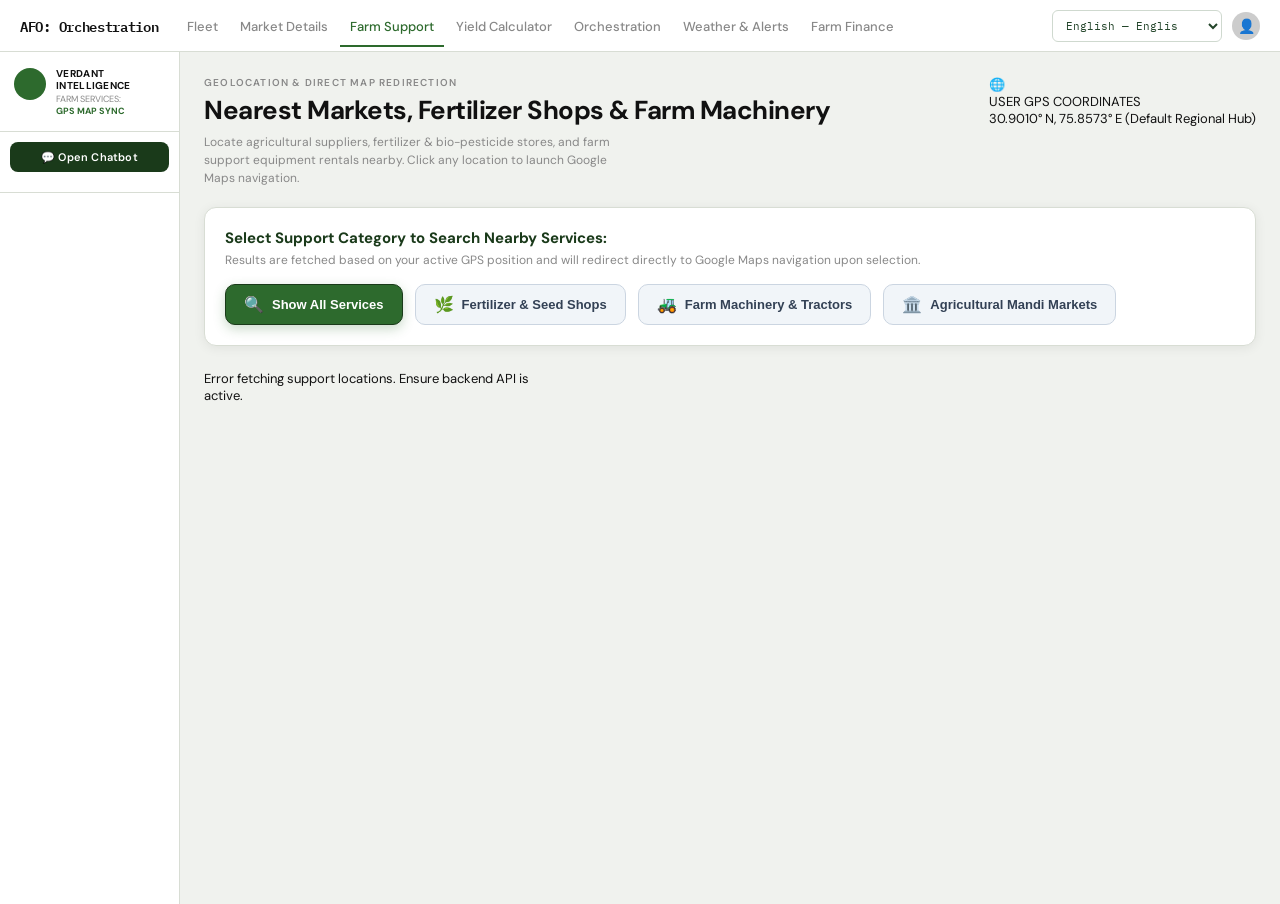
<file: frontend/farm_support.html>
<!DOCTYPE html>
<html lang="en">
<head>
  <meta charset="UTF-8" />
  <meta name="viewport" content="width=device-width, initial-scale=1.0"/>
  <title>Farm Support & Machinery Locator – Agritech Farm</title>
  <link rel="stylesheet" href="index.css"/>
  <link rel="stylesheet" href="farm_support.css"/>
  <link href="https://fonts.googleapis.com/css2?family=IBM+Plex+Mono:wght@400;500;600&family=DM+Sans:wght@300;400;500;600;700&display=swap" rel="stylesheet"/>
</head>
<body>

<!-- CHATBOT POPUP -->
<div class="chatbot-popup hidden" id="chatbotPopup">
  <div class="chatbot-header">
    <div class="chatbot-header-title">
      <span class="chatbot-star-icon">✦</span>
      <span>NEURAL ASSISTANT</span>
    </div>
    <button class="chatbot-x-btn" id="chatbotClose" title="Close">✕</button>
  </div>
  <div class="chatbot-body" id="chatMessages">
    <div class="chat-msg-row bot-row">
      <div class="chat-avatar bot-av"></div>
      <div class="chat-bubble bot-bubble">Ask me to find nearby fertilizer shops, tractor rentals, or agricultural mandis!</div>
    </div>
  </div>
  <div class="chatbot-footer">
    <input type="text" class="chat-text-input" id="chatInput" placeholder="Type a command…" autocomplete="off"/>
    <button class="chat-send-btn" id="chatSend">
      <svg width="14" height="14" viewBox="0 0 24 24" fill="none" stroke="currentColor" stroke-width="2.5" stroke-linecap="round" stroke-linejoin="round">
        <line x1="22" y1="2" x2="11" y2="13"/>
        <polygon points="22 2 15 22 11 13 2 9 22 2"/>
      </svg>
    </button>
  </div>
</div>

<!-- TOP NAV -->
<header class="topnav">
  <div class="topnav-left">
    <span class="brand">AFO: Orchestration</span>
    <nav class="top-tabs">
      <a href="index.html" class="tab">Fleet</a>
      <a href="market.html" class="tab">Market Details</a>
      <a href="farm_support.html" class="tab active">Farm Support</a>
      <a href="yield_calculator.html" class="tab">Yield Calculator</a>
      <a href="dashboard2.html" class="tab">Orchestration</a>
    </nav>
  </div>
  <div class="topnav-right">
    <span class="avatar">👤</span>
  </div>
</header>

<div class="layout">

  <!-- SIDEBAR -->
  <aside class="sidebar">
    <div class="sidebar-brand">
      <div class="brand-dot"></div>
      <div>
        <div class="brand-name">Verdant Intelligence</div>
        <div class="brand-sub">FARM SERVICES:<br/><span class="active-tag">GPS MAP SYNC</span></div>
      </div>
    </div>
    <button class="chatbot-open-btn" id="openChatbotBtn">💬 Open Chatbot</button>
    <div class="sidebar-bottom"></div>
  </aside>

  <!-- MAIN CONTENT -->
  <main class="main">

    <!-- PAGE HEADER -->
    <div class="page-header">
      <div class="page-header-left">
        <div class="page-eyebrow">GEOLOCATION & DIRECT MAP REDIRECTION</div>
        <h1 class="page-title">Nearest Markets, Fertilizer Shops & Farm Machinery</h1>
        <p class="page-desc">Locate agricultural suppliers, fertilizer & bio-pesticide stores, and farm support equipment rentals nearby. Click any location to launch Google Maps navigation.</p>
      </div>
      <div class="gps-badge-card">
        <div class="gps-icon">🌐</div>
        <div>
          <div class="gps-label">USER GPS COORDINATES</div>
          <div class="gps-coords" id="gpsSupportCoords">Detecting GPS...</div>
        </div>
      </div>
    </div>

    <!-- PROMPT / REQUEST SELECTION BAR -->
    <div class="card request-banner-card">
      <div class="req-banner-title">Select Support Category to Search Nearby Services:</div>
      <p class="req-banner-sub">Results are fetched based on your active GPS position and will redirect directly to Google Maps navigation upon selection.</p>

      <div class="category-buttons-row">
        <button class="btn-category-req active" data-type="all">
          <span class="cat-icon">🔍</span> Show All Services
        </button>
        <button class="btn-category-req" data-type="fertilizer">
          <span class="cat-icon">🌿</span> Fertilizer & Seed Shops
        </button>
        <button class="btn-category-req" data-type="machinery">
          <span class="cat-icon">🚜</span> Farm Machinery & Tractors
        </button>
        <button class="btn-category-req" data-type="market">
          <span class="cat-icon">🏛️</span> Agricultural Mandi Markets
        </button>
      </div>
    </div>

    <!-- SUPPORT CARDS GRID -->
    <div class="support-grid" id="supportGrid">
      <div class="loading-state">Select a category above or ask the assistant to view nearby locations...</div>
    </div>

  </main>
</div>

<script src="i18n.js"></script>
<script src="farm_support.js"></script>
</body>
</html>
</file>
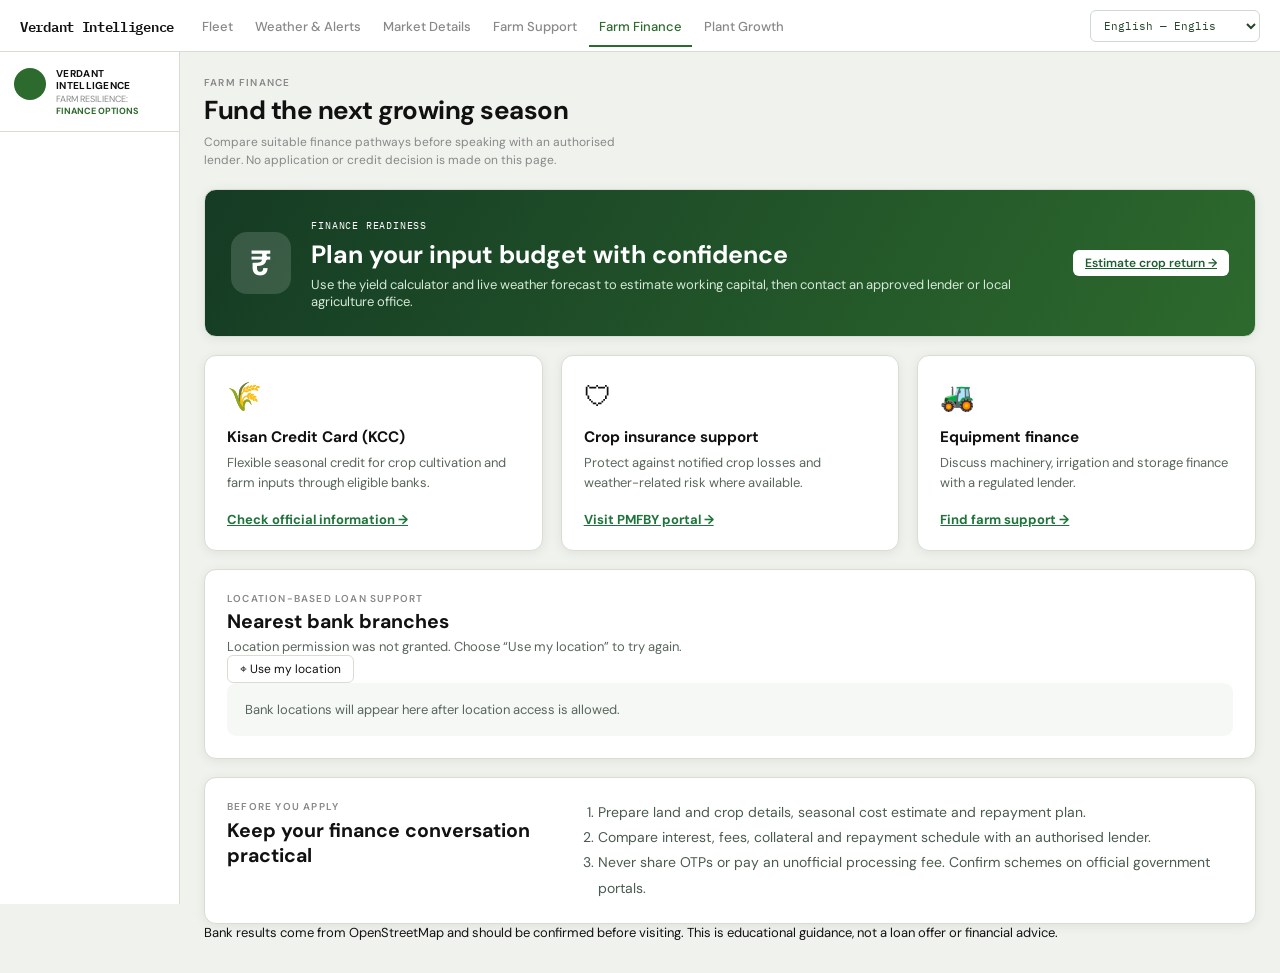
<file: frontend/finance.html>
<!DOCTYPE html>
<html lang="en"><head><meta charset="UTF-8"><meta name="viewport" content="width=device-width,initial-scale=1.0"><title>Farm Finance – Verdant Intelligence</title><link rel="stylesheet" href="index.css"><link rel="stylesheet" href="finance.css"><link href="https://fonts.googleapis.com/css2?family=IBM+Plex+Mono:wght@400;500;600&family=DM+Sans:wght@300;400;500;600;700&display=swap" rel="stylesheet"></head>
<body><header class="topnav"><div class="topnav-left"><span class="brand">Verdant Intelligence</span><nav class="top-tabs"><a href="index.html" class="tab">Fleet</a><a href="weather.html" class="tab">Weather & Alerts</a><a href="market.html" class="tab">Market Details</a><a href="farm_support.html" class="tab">Farm Support</a><a href="finance.html" class="tab active" data-i18n="finance">Farm Finance</a><a href="plant_growth.html" class="tab">Plant Growth</a></nav></div><div class="topnav-right"></div></header>
<div class="layout"><aside class="sidebar"><div class="sidebar-brand"><div class="brand-dot"></div><div><div class="brand-name">Verdant Intelligence</div><div class="brand-sub">FARM RESILIENCE:<br><span class="active-tag">FINANCE OPTIONS</span></div></div></div></aside><main class="main"><section class="page-header"><div class="page-header-left"><div class="page-eyebrow" data-i18n="finance">FARM FINANCE</div><h1 class="page-title">Fund the next growing season</h1><p class="page-desc">Compare suitable finance pathways before speaking with an authorised lender. No application or credit decision is made on this page.</p></div></section>
<div class="finance-grid"><article class="card finance-hero"><div class="finance-icon">₹</div><div><span class="finance-tag">FINANCE READINESS</span><h2>Plan your input budget with confidence</h2><p>Use the yield calculator and live weather forecast to estimate working capital, then contact an approved lender or local agriculture office.</p></div><a href="yield_calculator.html" class="btn-filled">Estimate crop return →</a></article><article class="card loan-card"><span>🌾</span><h3>Kisan Credit Card (KCC)</h3><p>Flexible seasonal credit for crop cultivation and farm inputs through eligible banks.</p><a target="_blank" rel="noopener" href="https://pmkisan.gov.in/">Check official information →</a></article><article class="card loan-card"><span>🛡</span><h3>Crop insurance support</h3><p>Protect against notified crop losses and weather-related risk where available.</p><a target="_blank" rel="noopener" href="https://pmfby.gov.in/">Visit PMFBY portal →</a></article><article class="card loan-card"><span>🚜</span><h3>Equipment finance</h3><p>Discuss machinery, irrigation and storage finance with a regulated lender.</p><a href="farm_support.html">Find farm support →</a></article></div>
<section class="card bank-locator"><div class="section-heading"><div><div class="page-eyebrow">LOCATION-BASED LOAN SUPPORT</div><h2>Nearest bank branches</h2><p id="bankStatus">Allow location access to find bank branches near your farm.</p></div><button class="btn-outline" id="refreshBanksBtn">⌖ Use my location</button></div><div id="bankGrid" class="bank-grid"><div class="bank-empty">Bank locations will appear here after location access is allowed.</div></div></section>
<section class="card checklist"><div><div class="page-eyebrow">BEFORE YOU APPLY</div><h2>Keep your finance conversation practical</h2></div><ol><li>Prepare land and crop details, seasonal cost estimate and repayment plan.</li><li>Compare interest, fees, collateral and repayment schedule with an authorised lender.</li><li>Never share OTPs or pay an unofficial processing fee. Confirm schemes on official government portals.</li></ol></section><p class="source-note">Bank results come from OpenStreetMap and should be confirmed before visiting. This is educational guidance, not a loan offer or financial advice.</p></main></div><script src="i18n.js"></script><script src="finance.js"></script></body></html>
</file>
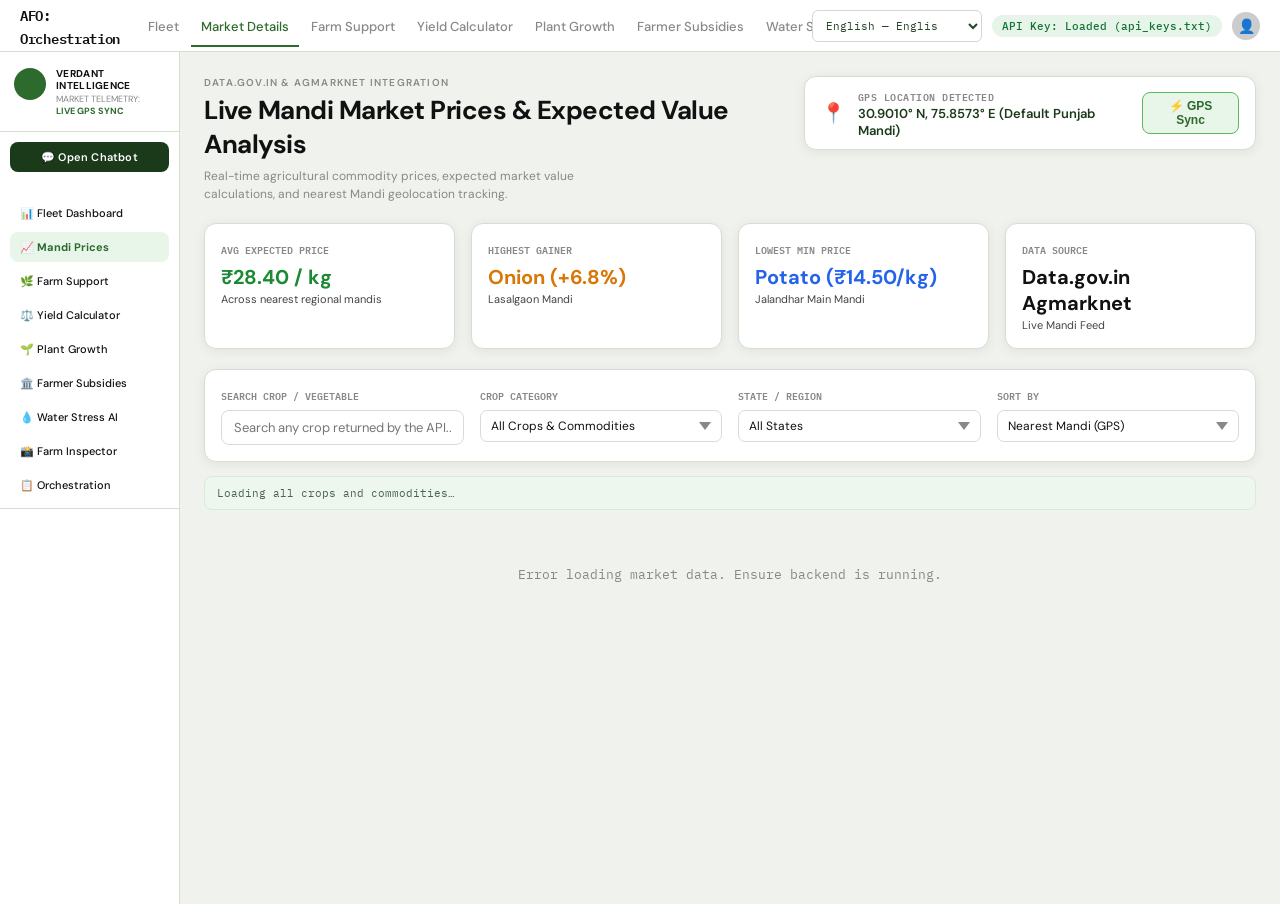
<file: frontend/market.html>
<!DOCTYPE html>
<html lang="en">
<head>
  <meta charset="UTF-8" />
  <meta name="viewport" content="width=device-width, initial-scale=1.0"/>
  <title>Mandi Market Details & Data.gov.in Intelligence – Agritech Farm</title>
  <link rel="stylesheet" href="index.css"/>
  <link rel="stylesheet" href="market.css"/>
  <link href="https://fonts.googleapis.com/css2?family=IBM+Plex+Mono:wght@400;500;600&family=DM+Sans:wght@300;400;500;600;700&display=swap" rel="stylesheet"/>
</head>
<body>

<!-- CHATBOT POPUP -->
<div class="chatbot-popup hidden" id="chatbotPopup">
  <div class="chatbot-header">
    <div class="chatbot-header-title">
      <span class="chatbot-star-icon">✦</span>
      <span>NEURAL ASSISTANT</span>
    </div>
    <button class="chatbot-x-btn" id="chatbotClose" title="Close">✕</button>
  </div>
  <div class="chatbot-body" id="chatMessages">
    <div class="chat-msg-row bot-row">
      <div class="chat-avatar bot-av"></div>
      <div class="chat-bubble bot-bubble">Ask me about vegetable mandi rates, nearest fertilizer shops, or yield calculations!</div>
    </div>
  </div>
  <div class="chatbot-footer">
    <input type="text" class="chat-text-input" id="chatInput" placeholder="Type a command…" autocomplete="off"/>
    <button class="chat-send-btn" id="chatSend">
      <svg width="14" height="14" viewBox="0 0 24 24" fill="none" stroke="currentColor" stroke-width="2.5" stroke-linecap="round" stroke-linejoin="round">
        <line x1="22" y1="2" x2="11" y2="13"/>
        <polygon points="22 2 15 22 11 13 2 9 22 2"/>
      </svg>
    </button>
  </div>
</div>

<!-- TOP NAV -->
<header class="topnav">
  <div class="topnav-left">
    <span class="brand">AFO: Orchestration</span>
    <nav class="top-tabs">
      <a href="index.html" class="tab">Fleet</a>
      <a href="market.html" class="tab active">Market Details</a>
      <a href="farm_support.html" class="tab">Farm Support</a>
      <a href="yield_calculator.html" class="tab">Yield Calculator</a>
      <a href="plant_growth.html" class="tab">Plant Growth</a>
      <a href="subsidies.html" class="tab">Farmer Subsidies</a>
      <a href="water_stress.html" class="tab">Water Stress AI</a>
      <a href="farm_inspector.html" class="tab">Farm Inspector</a>
      <a href="dashboard2.html" class="tab">Orchestration</a>
    </nav>
  </div>
  <div class="topnav-right">
    <span class="api-status-pill" id="apiKeyPill">API Key: Loaded (api_keys.txt)</span>
    <span class="avatar">👤</span>
  </div>
</header>

<div class="layout">

  <!-- SIDEBAR -->
  <aside class="sidebar">
    <div class="sidebar-brand">
      <div class="brand-dot"></div>
      <div>
        <div class="brand-name">Verdant Intelligence</div>
        <div class="brand-sub">MARKET TELEMETRY:<br/><span class="active-tag">LIVE GPS SYNC</span></div>
      </div>
    </div>
    <button class="chatbot-open-btn" id="openChatbotBtn">💬 Open Chatbot</button>
    <div class="sidebar-nav-menu">
      <a href="index.html" class="sidebar-nav-item">📊 Fleet Dashboard</a>
      <a href="market.html" class="sidebar-nav-item active">📈 Mandi Prices</a>
      <a href="farm_support.html" class="sidebar-nav-item">🌿 Farm Support</a>
      <a href="yield_calculator.html" class="sidebar-nav-item">⚖️ Yield Calculator</a>
      <a href="plant_growth.html" class="sidebar-nav-item">🌱 Plant Growth</a>
      <a href="subsidies.html" class="sidebar-nav-item">🏛️ Farmer Subsidies</a>
      <a href="water_stress.html" class="sidebar-nav-item">💧 Water Stress AI</a>
      <a href="farm_inspector.html" class="sidebar-nav-item">📸 Farm Inspector</a>
      <a href="dashboard2.html" class="sidebar-nav-item">📋 Orchestration</a>
    </div>
    <div class="sidebar-bottom"></div>
  </aside>

  <!-- MAIN CONTENT -->
  <main class="main">

    <!-- PAGE HEADER -->
    <div class="page-header">
      <div class="page-header-left">
        <div class="page-eyebrow">DATA.GOV.IN & AGMARKNET INTEGRATION</div>
        <h1 class="page-title">Live Mandi Market Prices & Expected Value Analysis</h1>
        <p class="page-desc">Real-time agricultural commodity prices, expected market value calculations, and nearest Mandi geolocation tracking.</p>
      </div>
      <div class="gps-badge-card" id="gpsCard">
        <div class="gps-icon">📍</div>
        <div>
          <div class="gps-label">GPS LOCATION DETECTED</div>
          <div class="gps-coords" id="gpsCoords">Detecting coordinates...</div>
        </div>
        <button class="btn-gps-refresh" id="refreshGpsBtn" title="Re-detect GPS location">⚡ GPS Sync</button>
      </div>
    </div>

    <!-- KPI ROW -->
    <div class="market-kpi-row">
      <div class="card kpi-card-mkt">
        <div class="kpi-mkt-label">AVG EXPECTED PRICE</div>
        <div class="kpi-mkt-val green" id="kpiAvgPrice">₹28.40 / kg</div>
        <div class="kpi-mkt-sub">Across nearest regional mandis</div>
      </div>
      <div class="card kpi-card-mkt">
        <div class="kpi-mkt-label">HIGHEST GAINER</div>
        <div class="kpi-mkt-val gold" id="kpiTopGainer">Onion (+6.8%)</div>
        <div class="kpi-mkt-sub">Lasalgaon Mandi</div>
      </div>
      <div class="card kpi-card-mkt">
        <div class="kpi-mkt-label">LOWEST MIN PRICE</div>
        <div class="kpi-mkt-val blue" id="kpiLowestMin">Potato (₹14.50/kg)</div>
        <div class="kpi-mkt-sub">Jalandhar Main Mandi</div>
      </div>
      <div class="card kpi-card-mkt">
        <div class="kpi-mkt-label">DATA SOURCE</div>
        <div class="kpi-mkt-val" id="kpiSource">Data.gov.in Agmarknet</div>
        <div class="kpi-mkt-sub" id="kpiSourceSub">Live Mandi Feed</div>
      </div>
    </div>

    <!-- FILTER BAR -->
    <div class="card filter-bar-card">
      <div class="filter-inputs">
        <div class="filter-group">
          <label>SEARCH CROP / VEGETABLE</label>
          <input type="text" id="searchInput" list="cropSuggestions" placeholder="Search any crop returned by the API..." class="custom-input"/>
          <datalist id="cropSuggestions"></datalist>
        </div>
        <div class="filter-group">
          <label>CROP CATEGORY</label>
          <select id="categorySelect" class="custom-select">
            <option value="all">All Crops & Commodities</option>
            <option value="Vegetables">Vegetables</option>
            <option value="Cereals">Cereals & Grains</option>
            <option value="Pulses">Pulses & Legumes</option>
            <option value="Fruits">Fruits</option>
            <option value="Spices">Spices & Oilseeds</option>
            <option value="Commercial">Commercial Crops</option>
          </select>
        </div>
        <div class="filter-group">
          <label>STATE / REGION</label>
          <select id="stateSelect" class="custom-select">
            <option value="all">All States</option>
            <option value="punjab">Punjab</option>
            <option value="haryana">Haryana</option>
            <option value="maharashtra">Maharashtra</option>
            <option value="delhi">Delhi NCR</option>
            <option value="rajasthan">Rajasthan</option>
            <option value="madhya pradesh">Madhya Pradesh</option>
            <option value="uttar pradesh">Uttar Pradesh</option>
            <option value="gujarat">Gujarat</option>
            <option value="himachal">Himachal Pradesh</option>
            <option value="karnataka">Karnataka</option>
            <option value="tamil nadu">Tamil Nadu</option>
            <option value="telangana">Telangana</option>
          </select>
        </div>
        <div class="filter-group">
          <label>SORT BY</label>
          <select id="sortSelect" class="custom-select">
            <option value="distance">Nearest Mandi (GPS)</option>
            <option value="expected_high">Expected Price (High to Low)</option>
            <option value="expected_low">Expected Price (Low to High)</option>
            <option value="name">Commodity Name</option>
          </select>
        </div>
      </div>
    </div>

    <div class="market-record-note" id="marketRecordNote">Loading all crops and commodities…</div>

    <!-- VEGETABLE & COMMODITY CARDS GRID -->
    <div class="market-grid" id="marketGrid">
      <!-- Loaded dynamically via JS -->
      <div class="loading-state">Fetching real-time mandi prices...</div>
    </div>

  </main>
</div>

<script src="i18n.js"></script>
<script src="market.js"></script>
</body>
</html>
</file>
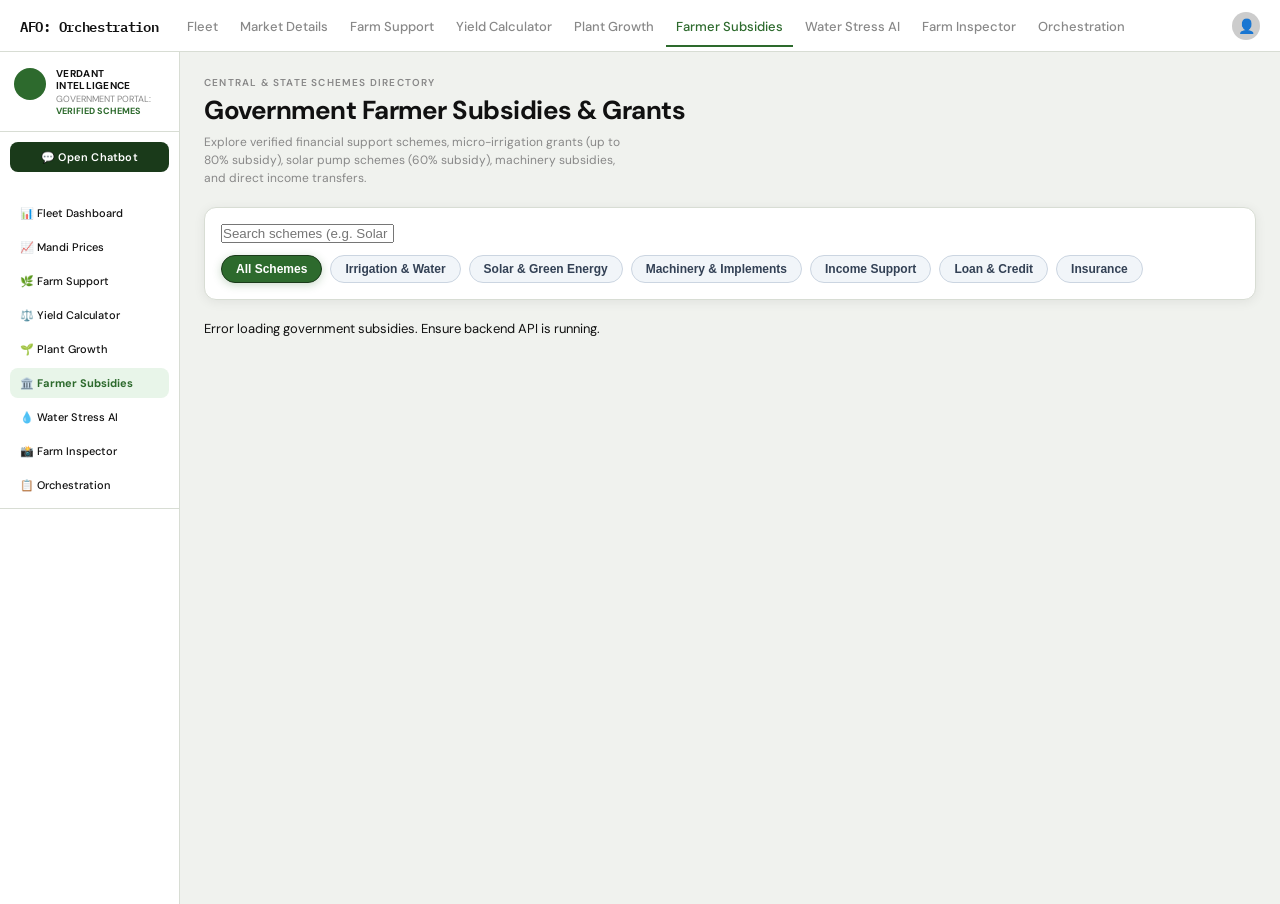
<file: frontend/subsidies.html>
<!DOCTYPE html>
<html lang="en">
<head>
  <meta charset="UTF-8" />
  <meta name="viewport" content="width=device-width, initial-scale=1.0"/>
  <title>Government Farmer Subsidies & Schemes – Agritech Farm</title>
  <link rel="stylesheet" href="index.css"/>
  <link rel="stylesheet" href="subsidies.css"/>
  <link href="https://fonts.googleapis.com/css2?family=IBM+Plex+Mono:wght@400;500;600&family=DM+Sans:wght@300;400;500;600;700&display=swap" rel="stylesheet"/>
</head>
<body>

<!-- CHATBOT POPUP -->
<div class="chatbot-popup hidden" id="chatbotPopup">
  <div class="chatbot-header">
    <div class="chatbot-header-title">
      <span class="chatbot-star-icon">✦</span>
      <span>NEURAL ASSISTANT</span>
    </div>
    <button class="chatbot-x-btn" id="chatbotClose" title="Close">✕</button>
  </div>
  <div class="chatbot-body" id="chatMessages">
    <div class="chat-msg-row bot-row">
      <div class="chat-avatar bot-av"></div>
      <div class="chat-bubble bot-bubble">Ask me about government subsidies like PM-KISAN, PMKSY Micro-Irrigation, PM-KUSUM Solar Pumps, or SMAM Machinery!</div>
    </div>
  </div>
  <div class="chatbot-footer">
    <input type="text" class="chat-text-input" id="chatInput" placeholder="Type a command…" autocomplete="off"/>
    <button class="chat-send-btn" id="chatSend">
      <svg width="14" height="14" viewBox="0 0 24 24" fill="none" stroke="currentColor" stroke-width="2.5" stroke-linecap="round" stroke-linejoin="round">
        <line x1="22" y1="2" x2="11" y2="13"/>
        <polygon points="22 2 15 22 11 13 2 9 22 2"/>
      </svg>
    </button>
  </div>
</div>

<!-- TOP NAV -->
<header class="topnav">
  <div class="topnav-left">
    <span class="brand">AFO: Orchestration</span>
    <nav class="top-tabs">
      <a href="index.html" class="tab">Fleet</a>
      <a href="market.html" class="tab">Market Details</a>
      <a href="farm_support.html" class="tab">Farm Support</a>
      <a href="yield_calculator.html" class="tab">Yield Calculator</a>
      <a href="plant_growth.html" class="tab">Plant Growth</a>
      <a href="subsidies.html" class="tab active">Farmer Subsidies</a>
      <a href="water_stress.html" class="tab">Water Stress AI</a>
      <a href="farm_inspector.html" class="tab">Farm Inspector</a>
      <a href="dashboard2.html" class="tab">Orchestration</a>
    </nav>
  </div>
  <div class="topnav-right">
    <span class="avatar">👤</span>
  </div>
</header>

<div class="layout">

  <!-- SIDEBAR -->
  <aside class="sidebar">
    <div class="sidebar-brand">
      <div class="brand-dot"></div>
      <div>
        <div class="brand-name">Verdant Intelligence</div>
        <div class="brand-sub">GOVERNMENT PORTAL:<br/><span class="active-tag">VERIFIED SCHEMES</span></div>
      </div>
    </div>
    <button class="chatbot-open-btn" id="openChatbotBtn">💬 Open Chatbot</button>
    <div class="sidebar-nav-menu">
      <a href="index.html" class="sidebar-nav-item">📊 Fleet Dashboard</a>
      <a href="market.html" class="sidebar-nav-item">📈 Mandi Prices</a>
      <a href="farm_support.html" class="sidebar-nav-item">🌿 Farm Support</a>
      <a href="yield_calculator.html" class="sidebar-nav-item">⚖️ Yield Calculator</a>
      <a href="plant_growth.html" class="sidebar-nav-item">🌱 Plant Growth</a>
      <a href="subsidies.html" class="sidebar-nav-item active">🏛️ Farmer Subsidies</a>
      <a href="water_stress.html" class="sidebar-nav-item">💧 Water Stress AI</a>
      <a href="farm_inspector.html" class="sidebar-nav-item">📸 Farm Inspector</a>
      <a href="dashboard2.html" class="sidebar-nav-item">📋 Orchestration</a>
    </div>
    <div class="sidebar-bottom"></div>
  </aside>

  <!-- MAIN CONTENT -->
  <main class="main">

    <!-- PAGE HEADER -->
    <div class="page-header">
      <div class="page-header-left">
        <div class="page-eyebrow">CENTRAL & STATE SCHEMES DIRECTORY</div>
        <h1 class="page-title">Government Farmer Subsidies & Grants</h1>
        <p class="page-desc">Explore verified financial support schemes, micro-irrigation grants (up to 80% subsidy), solar pump schemes (60% subsidy), machinery subsidies, and direct income transfers.</p>
      </div>
    </div>

    <!-- FILTER BAR -->
    <div class="card filter-bar-card">
      <div class="sub-filter-row">
        <div class="sub-search-wrap">
          <input type="text" id="subSearchInput" placeholder="Search schemes (e.g. Solar Pump, Drip Irrigation, PM-KISAN, Tractor)..." class="custom-input"/>
        </div>
        <div class="sub-pills-row">
          <button class="btn-sub-pill active" data-cat="all">All Schemes</button>
          <button class="btn-sub-pill" data-cat="Irrigation">Irrigation & Water</button>
          <button class="btn-sub-pill" data-cat="Solar">Solar & Green Energy</button>
          <button class="btn-sub-pill" data-cat="Machinery">Machinery & Implements</button>
          <button class="btn-sub-pill" data-cat="Income">Income Support</button>
          <button class="btn-sub-pill" data-cat="Loan">Loan & Credit</button>
          <button class="btn-sub-pill" data-cat="Insurance">Insurance</button>
        </div>
      </div>
    </div>

    <!-- SUBSIDIES CARDS GRID -->
    <div class="subsidies-grid" id="subsidiesGrid">
      <div class="loading-state">⚡ Loading verified government subsidy schemes...</div>
    </div>

  </main>
</div>

<script src="subsidies.js"></script>
</body>
</html>
</file>
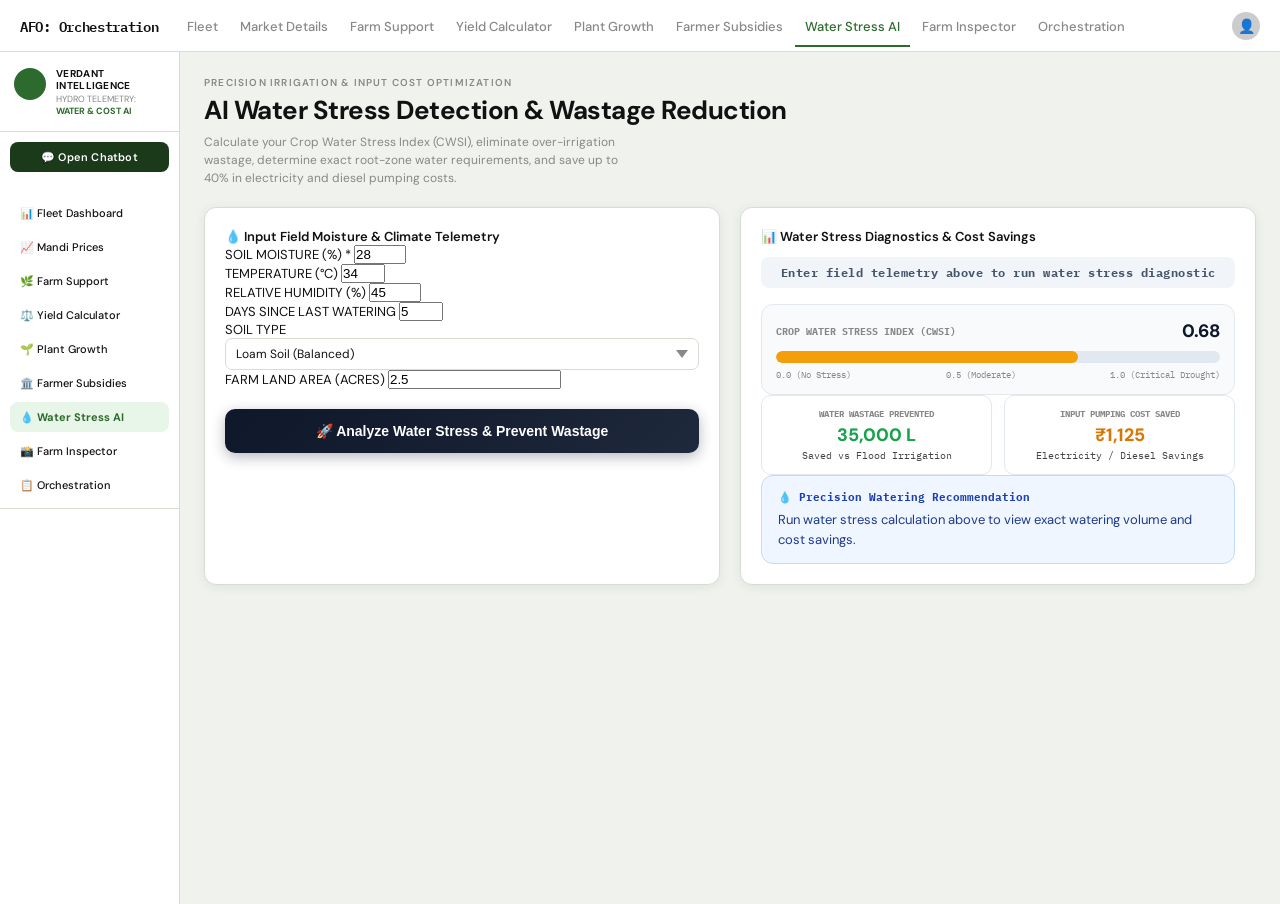
<file: frontend/water_stress.html>
<!DOCTYPE html>
<html lang="en">
<head>
  <meta charset="UTF-8" />
  <meta name="viewport" content="width=device-width, initial-scale=1.0"/>
  <title>Water Stress AI & Cost Optimizer – Agritech Farm</title>
  <link rel="stylesheet" href="index.css"/>
  <link rel="stylesheet" href="water_stress.css"/>
  <link href="https://fonts.googleapis.com/css2?family=IBM+Plex+Mono:wght@400;500;600&family=DM+Sans:wght@300;400;500;600;700&display=swap" rel="stylesheet"/>
</head>
<body>

<!-- CHATBOT POPUP -->
<div class="chatbot-popup hidden" id="chatbotPopup">
  <div class="chatbot-header">
    <div class="chatbot-header-title">
      <span class="chatbot-star-icon">✦</span>
      <span>NEURAL ASSISTANT</span>
    </div>
    <button class="chatbot-x-btn" id="chatbotClose" title="Close">✕</button>
  </div>
  <div class="chatbot-body" id="chatMessages">
    <div class="chat-msg-row bot-row">
      <div class="chat-avatar bot-av"></div>
      <div class="chat-bubble bot-bubble">Ask me how to calculate crop water stress index (CWSI), avoid over-watering, or save electricity pumping costs!</div>
    </div>
  </div>
  <div class="chatbot-footer">
    <input type="text" class="chat-text-input" id="chatInput" placeholder="Type a command…" autocomplete="off"/>
    <button class="chat-send-btn" id="chatSend">
      <svg width="14" height="14" viewBox="0 0 24 24" fill="none" stroke="currentColor" stroke-width="2.5" stroke-linecap="round" stroke-linejoin="round">
        <line x1="22" y1="2" x2="11" y2="13"/>
        <polygon points="22 2 15 22 11 13 2 9 22 2"/>
      </svg>
    </button>
  </div>
</div>

<!-- TOP NAV -->
<header class="topnav">
  <div class="topnav-left">
    <span class="brand">AFO: Orchestration</span>
    <nav class="top-tabs">
      <a href="index.html" class="tab">Fleet</a>
      <a href="market.html" class="tab">Market Details</a>
      <a href="farm_support.html" class="tab">Farm Support</a>
      <a href="yield_calculator.html" class="tab">Yield Calculator</a>
      <a href="plant_growth.html" class="tab">Plant Growth</a>
      <a href="subsidies.html" class="tab">Farmer Subsidies</a>
      <a href="water_stress.html" class="tab active">Water Stress AI</a>
      <a href="farm_inspector.html" class="tab">Farm Inspector</a>
      <a href="dashboard2.html" class="tab">Orchestration</a>
    </nav>
  </div>
  <div class="topnav-right">
    <span class="avatar">👤</span>
  </div>
</header>

<div class="layout">

  <!-- SIDEBAR -->
  <aside class="sidebar">
    <div class="sidebar-brand">
      <div class="brand-dot"></div>
      <div>
        <div class="brand-name">Verdant Intelligence</div>
        <div class="brand-sub">HYDRO TELEMETRY:<br/><span class="active-tag">WATER & COST AI</span></div>
      </div>
    </div>
    <button class="chatbot-open-btn" id="openChatbotBtn">💬 Open Chatbot</button>
    <div class="sidebar-nav-menu">
      <a href="index.html" class="sidebar-nav-item">📊 Fleet Dashboard</a>
      <a href="market.html" class="sidebar-nav-item">📈 Mandi Prices</a>
      <a href="farm_support.html" class="sidebar-nav-item">🌿 Farm Support</a>
      <a href="yield_calculator.html" class="sidebar-nav-item">⚖️ Yield Calculator</a>
      <a href="plant_growth.html" class="sidebar-nav-item">🌱 Plant Growth</a>
      <a href="subsidies.html" class="sidebar-nav-item">🏛️ Farmer Subsidies</a>
      <a href="water_stress.html" class="sidebar-nav-item active">💧 Water Stress AI</a>
      <a href="farm_inspector.html" class="sidebar-nav-item">📸 Farm Inspector</a>
      <a href="dashboard2.html" class="sidebar-nav-item">📋 Orchestration</a>
    </div>
    <div class="sidebar-bottom"></div>
  </aside>

  <!-- MAIN CONTENT -->
  <main class="main">

    <!-- PAGE HEADER -->
    <div class="page-header">
      <div class="page-header-left">
        <div class="page-eyebrow">PRECISION IRRIGATION & INPUT COST OPTIMIZATION</div>
        <h1 class="page-title">AI Water Stress Detection & Wastage Reduction</h1>
        <p class="page-desc">Calculate your Crop Water Stress Index (CWSI), eliminate over-irrigation wastage, determine exact root-zone water requirements, and save up to 40% in electricity and diesel pumping costs.</p>
      </div>
    </div>

    <div class="water-stress-grid">
      <!-- FORM CARD -->
      <div class="card ws-form-card">
        <div class="card-title">💧 Input Field Moisture & Climate Telemetry</div>

        <form id="waterStressForm" onsubmit="return false;">
          <div class="form-row-2">
            <div class="form-group">
              <label>SOIL MOISTURE (%) <span class="req">*</span></label>
              <input type="number" id="wsMoisture" value="28" min="0" max="100" class="custom-input"/>
            </div>
            <div class="form-group">
              <label>TEMPERATURE (°C)</label>
              <input type="number" id="wsTemp" value="34" min="0" max="60" class="custom-input"/>
            </div>
          </div>

          <div class="form-row-2 mt12">
            <div class="form-group">
              <label>RELATIVE HUMIDITY (%)</label>
              <input type="number" id="wsHumidity" value="45" min="0" max="100" class="custom-input"/>
            </div>
            <div class="form-group">
              <label>DAYS SINCE LAST WATERING</label>
              <input type="number" id="wsDays" value="5" min="0" max="30" class="custom-input"/>
            </div>
          </div>

          <div class="form-row-2 mt12">
            <div class="form-group">
              <label>SOIL TYPE</label>
              <select id="wsSoilType" class="custom-select">
                <option value="Loam">Loam Soil (Balanced)</option>
                <option value="Clay">Clay Soil (High Retention)</option>
                <option value="Sandy">Sandy Soil (Fast Drainage)</option>
                <option value="Silt">Silt Soil</option>
              </select>
            </div>
            <div class="form-group">
              <label>FARM LAND AREA (ACRES)</label>
              <input type="number" id="wsAcres" value="2.5" step="0.1" min="0.1" class="custom-input"/>
            </div>
          </div>

          <button type="submit" class="btn-calculate-ws" id="calcWaterStressBtn">
            🚀 Analyze Water Stress & Prevent Wastage
          </button>
        </form>
      </div>

      <!-- DIAGNOSTIC RESULTS CARD -->
      <div class="card ws-result-card" id="wsResultCard">
        <div class="card-title">📊 Water Stress Diagnostics & Cost Savings</div>

        <div class="ws-status-badge" id="wsStatusBadge" style="background:#f1f5f9;color:#475569">
          Enter field telemetry above to run water stress diagnostic
        </div>

        <!-- CWSI GAUGE METER -->
        <div class="cwsi-meter-box">
          <div class="cwsi-header">
            <span class="cwsi-title">CROP WATER STRESS INDEX (CWSI)</span>
            <span class="cwsi-val" id="cwsiValue">0.68</span>
          </div>
          <div class="cwsi-bar-wrap">
            <div class="cwsi-bar-fill" id="cwsiBarFill" style="width:68%;background:#f59e0b"></div>
          </div>
          <div class="cwsi-scale">
            <span>0.0 (No Stress)</span>
            <span>0.5 (Moderate)</span>
            <span>1.0 (Critical Drought)</span>
          </div>
        </div>

        <!-- SAVINGS METRICS ROW -->
        <div class="ws-metrics-row mt16">
          <div class="wsm-box">
            <div class="wsm-label">WATER WASTAGE PREVENTED</div>
            <div class="wsm-val green" id="resWaterSaved">35,000 L</div>
            <div class="wsm-sub">Saved vs Flood Irrigation</div>
          </div>
          <div class="wsm-box">
            <div class="wsm-label">INPUT PUMPING COST SAVED</div>
            <div class="wsm-val gold" id="resCostSaved">₹1,125</div>
            <div class="wsm-sub">Electricity / Diesel Savings</div>
          </div>
        </div>

        <!-- ACTION ADVICE BOX -->
        <div class="action-advice-box mt16">
          <div class="aab-title">💧 Precision Watering Recommendation</div>
          <div class="aab-text" id="resActionAdvice">
            Run water stress calculation above to view exact watering volume and cost savings.
          </div>
        </div>

      </div>
    </div>

  </main>
</div>

<script src="water_stress.js"></script>
</body>
</html>
</file>
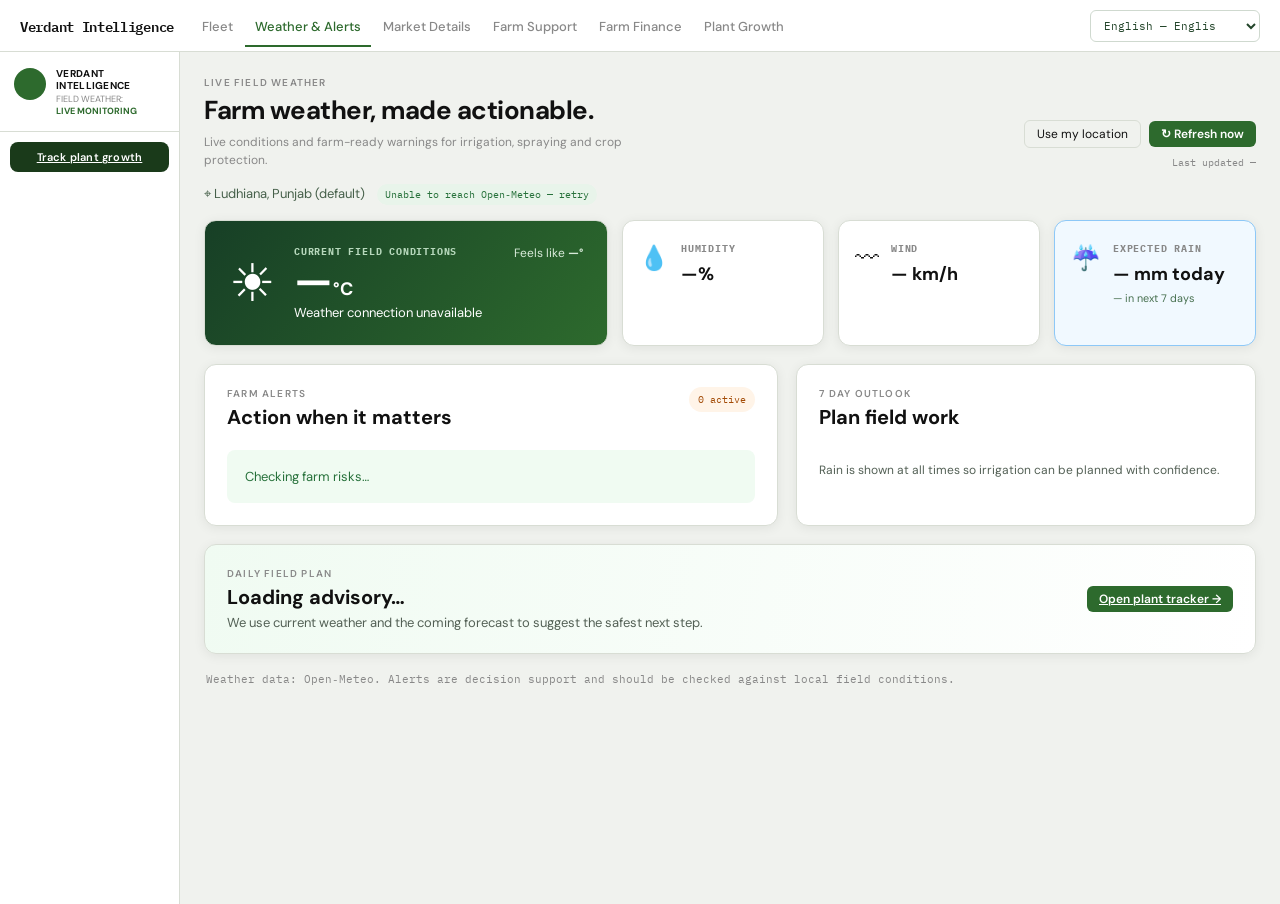
<file: frontend/weather.html>
<!DOCTYPE html>
<html lang="en">
<head>
  <meta charset="UTF-8" /><meta name="viewport" content="width=device-width, initial-scale=1.0" />
  <title>Weather & Farm Alerts – Verdant Intelligence</title>
  <link rel="stylesheet" href="index.css" /><link rel="stylesheet" href="weather.css" />
  <link href="https://fonts.googleapis.com/css2?family=IBM+Plex+Mono:wght@400;500;600&family=DM+Sans:wght@300;400;500;600;700&display=swap" rel="stylesheet" />
</head>
<body>
  <header class="topnav"><div class="topnav-left"><span class="brand">Verdant Intelligence</span><nav class="top-tabs">
    <a href="index.html" class="tab">Fleet</a><a href="weather.html" class="tab active" data-i18n="weather">Weather & Alerts</a><a href="market.html" class="tab">Market Details</a><a href="farm_support.html" class="tab">Farm Support</a><a href="finance.html" class="tab" data-i18n="finance">Farm Finance</a><a href="plant_growth.html" class="tab" data-i18n="growth">Plant Growth</a>
  </nav></div><div class="topnav-right"></div></header>
  <div class="layout"><aside class="sidebar"><div class="sidebar-brand"><div class="brand-dot"></div><div><div class="brand-name">Verdant Intelligence</div><div class="brand-sub">FIELD WEATHER:<br><span class="active-tag">LIVE MONITORING</span></div></div></div><a class="chatbot-open-btn" href="plant_growth.html">Track plant growth</a></aside>
  <main class="main weather-main">
    <section class="weather-hero"><div><div class="page-eyebrow" data-i18n="live_weather">LIVE FIELD WEATHER</div><h1 class="page-title" data-i18n="weather_title">Farm weather, made actionable.</h1><p class="page-desc" data-i18n="weather_intro">Live conditions and farm-ready warnings for irrigation, spraying and crop protection.</p></div><div class="weather-controls"><button class="btn-outline" id="locationBtn">Use my location</button><button class="btn-filled" id="refreshBtn">↻ Refresh now</button><span class="updated" id="lastUpdated">Last updated —</span></div></section>
    <div class="location-line">⌖ <span id="locationName">Finding your farm location…</span><span id="weatherStatus" class="weather-status">Connecting to Open‑Meteo</span></div>
    <section class="weather-grid" aria-live="polite"><article class="weather-now"><div class="weather-symbol" id="weatherSymbol">☀</div><div><div class="metric-label">CURRENT FIELD CONDITIONS</div><div class="temperature"><span id="temperature">—</span><small>°C</small></div><div id="condition">Loading live weather…</div></div><div class="feels">Feels like <b id="apparent">—°</b></div></article>
      <article class="stat-card"><span>💧</span><div><div class="metric-label">HUMIDITY</div><strong id="humidity">—%</strong></div></article><article class="stat-card"><span>〰</span><div><div class="metric-label">WIND</div><strong id="wind">— km/h</strong></div></article><article class="stat-card rain-card"><span>☔</span><div><div class="metric-label" data-i18n="expected_rain">EXPECTED RAIN</div><strong id="rainToday">— mm today</strong><small id="rainNext">— in next 7 days</small></div></article>
    </section>
    <section class="content-grid"><article class="card alerts-card"><div class="section-heading"><div><div class="page-eyebrow" data-i18n="farm_alerts">FARM ALERTS</div><h2 data-i18n="action_required">Action when it matters</h2></div><span id="alertCount" class="alert-count">0 active</span></div><div id="alertsList" class="alerts-list"><div class="empty-alert">Checking farm risks…</div></div></article>
      <article class="card forecast-card"><div class="section-heading"><div><div class="page-eyebrow">7 DAY OUTLOOK</div><h2>Plan field work</h2></div></div><div id="forecast" class="forecast-list"></div><p class="forecast-note">Rain is shown at all times so irrigation can be planned with confidence.</p></article></section>
    <section class="card advisory-card"><div><div class="page-eyebrow">DAILY FIELD PLAN</div><h2 id="advisoryTitle">Loading advisory…</h2><p id="advisoryText">We use current weather and the coming forecast to suggest the safest next step.</p></div><a href="plant_growth.html" class="btn-filled">Open plant tracker →</a></section>
    <p class="source-note">Weather data: Open‑Meteo. Alerts are decision support and should be checked against local field conditions.</p>
  </main></div><script src="i18n.js"></script><script src="config.js"></script><script src="weather.js"></script>
</body></html>
</file>
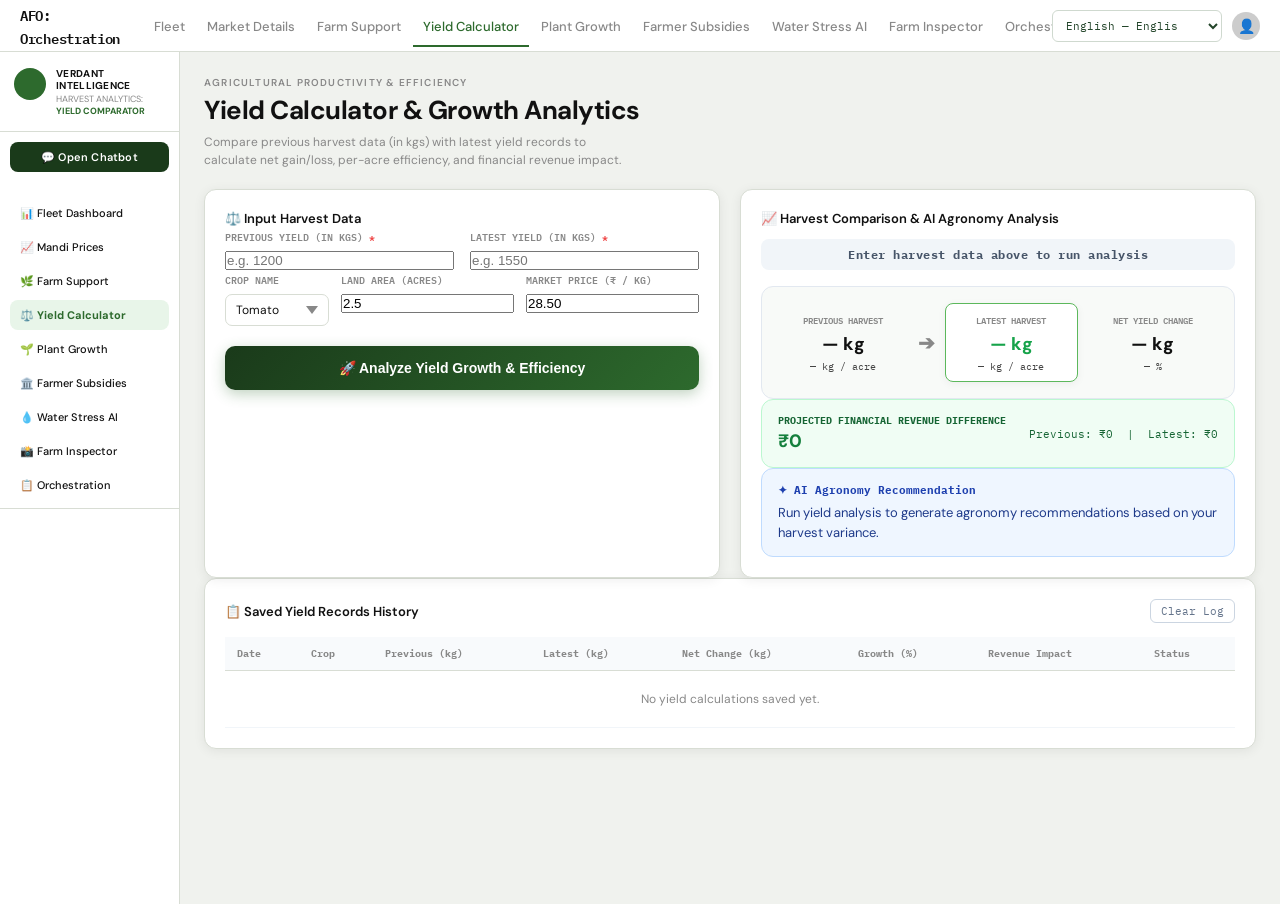
<file: frontend/yield_calculator.html>
<!DOCTYPE html>
<html lang="en">
<head>
  <meta charset="UTF-8" />
  <meta name="viewport" content="width=device-width, initial-scale=1.0"/>
  <title>Yield Calculator & Growth Analytics – Agritech Farm</title>
  <link rel="stylesheet" href="index.css"/>
  <link rel="stylesheet" href="yield_calculator.css"/>
  <link href="https://fonts.googleapis.com/css2?family=IBM+Plex+Mono:wght@400;500;600&family=DM+Sans:wght@300;400;500;600;700&display=swap" rel="stylesheet"/>
</head>
<body>

<!-- CHATBOT POPUP -->
<div class="chatbot-popup hidden" id="chatbotPopup">
  <div class="chatbot-header">
    <div class="chatbot-header-title">
      <span class="chatbot-star-icon">✦</span>
      <span>NEURAL ASSISTANT</span>
    </div>
    <button class="chatbot-x-btn" id="chatbotClose" title="Close">✕</button>
  </div>
  <div class="chatbot-body" id="chatMessages">
    <div class="chat-msg-row bot-row">
      <div class="chat-avatar bot-av"></div>
      <div class="chat-bubble bot-bubble">Need advice on optimizing your crop yield? Ask me anything!</div>
    </div>
  </div>
  <div class="chatbot-footer">
    <input type="text" class="chat-text-input" id="chatInput" placeholder="Type a command…" autocomplete="off"/>
    <button class="chat-send-btn" id="chatSend">
      <svg width="14" height="14" viewBox="0 0 24 24" fill="none" stroke="currentColor" stroke-width="2.5" stroke-linecap="round" stroke-linejoin="round">
        <line x1="22" y1="2" x2="11" y2="13"/>
        <polygon points="22 2 15 22 11 13 2 9 22 2"/>
      </svg>
    </button>
  </div>
</div>

<!-- TOP NAV -->
<header class="topnav">
  <div class="topnav-left">
    <span class="brand">AFO: Orchestration</span>
    <nav class="top-tabs">
      <a href="index.html" class="tab">Fleet</a>
      <a href="market.html" class="tab">Market Details</a>
      <a href="farm_support.html" class="tab">Farm Support</a>
      <a href="yield_calculator.html" class="tab active">Yield Calculator</a>
      <a href="plant_growth.html" class="tab">Plant Growth</a>
      <a href="subsidies.html" class="tab">Farmer Subsidies</a>
      <a href="water_stress.html" class="tab">Water Stress AI</a>
      <a href="farm_inspector.html" class="tab">Farm Inspector</a>
      <a href="dashboard2.html" class="tab">Orchestration</a>
    </nav>
  </div>
  <div class="topnav-right">
    <span class="avatar">👤</span>
  </div>
</header>

<div class="layout">

  <!-- SIDEBAR -->
  <aside class="sidebar">
    <div class="sidebar-brand">
      <div class="brand-dot"></div>
      <div>
        <div class="brand-name">Verdant Intelligence</div>
        <div class="brand-sub">HARVEST ANALYTICS:<br/><span class="active-tag">YIELD COMPARATOR</span></div>
      </div>
    </div>
    <button class="chatbot-open-btn" id="openChatbotBtn">💬 Open Chatbot</button>
    <div class="sidebar-nav-menu">
      <a href="index.html" class="sidebar-nav-item">📊 Fleet Dashboard</a>
      <a href="market.html" class="sidebar-nav-item">📈 Mandi Prices</a>
      <a href="farm_support.html" class="sidebar-nav-item">🌿 Farm Support</a>
      <a href="yield_calculator.html" class="sidebar-nav-item active">⚖️ Yield Calculator</a>
      <a href="plant_growth.html" class="sidebar-nav-item">🌱 Plant Growth</a>
      <a href="subsidies.html" class="sidebar-nav-item">🏛️ Farmer Subsidies</a>
      <a href="water_stress.html" class="sidebar-nav-item">💧 Water Stress AI</a>
      <a href="farm_inspector.html" class="sidebar-nav-item">📸 Farm Inspector</a>
      <a href="dashboard2.html" class="sidebar-nav-item">📋 Orchestration</a>
    </div>
    <div class="sidebar-bottom"></div>
  </aside>

  <!-- MAIN CONTENT -->
  <main class="main">

    <!-- PAGE HEADER -->
    <div class="page-header">
      <div class="page-header-left">
        <div class="page-eyebrow">AGRICULTURAL PRODUCTIVITY & EFFICIENCY</div>
        <h1 class="page-title">Yield Calculator & Growth Analytics</h1>
        <p class="page-desc">Compare previous harvest data (in kgs) with latest yield records to calculate net gain/loss, per-acre efficiency, and financial revenue impact.</p>
      </div>
    </div>

    <div class="yield-calc-grid">
      <!-- INPUT FORM CARD -->
      <div class="card yield-form-card">
        <div class="card-title">⚖️ Input Harvest Data</div>

        <form id="yieldForm" onsubmit="return false;">
          <div class="form-row-2">
            <div class="form-group">
              <label>PREVIOUS YIELD (IN KGS) <span class="req">*</span></label>
              <input type="number" id="prevYield" placeholder="e.g. 1200" step="0.1" required class="custom-input"/>
            </div>
            <div class="form-group">
              <label>LATEST YIELD (IN KGS) <span class="req">*</span></label>
              <input type="number" id="latestYield" placeholder="e.g. 1550" step="0.1" required class="custom-input"/>
            </div>
          </div>

          <div class="form-row-3 mt12">
            <div class="form-group">
              <label>CROP NAME</label>
              <select id="cropSelect" class="custom-select">
                <option value="Tomato">Tomato</option>
                <option value="Potato">Potato</option>
                <option value="Onion">Onion</option>
                <option value="Wheat">Wheat</option>
                <option value="Rice">Rice</option>
                <option value="Cotton">Cotton</option>
                <option value="Green Chilli">Green Chilli</option>
              </select>
            </div>
            <div class="form-group">
              <label>LAND AREA (ACRES)</label>
              <input type="number" id="landAcres" value="2.5" step="0.1" min="0.1" class="custom-input"/>
            </div>
            <div class="form-group">
              <label>MARKET PRICE (₹ / KG)</label>
              <input type="number" id="pricePerKg" value="28.50" step="0.5" class="custom-input"/>
            </div>
          </div>

          <button type="submit" class="btn-calculate-yield" id="calcYieldBtn">
            🚀 Analyze Yield Growth & Efficiency
          </button>
        </form>
      </div>

      <!-- ANALYSIS RESULT CARD -->
      <div class="card yield-result-card" id="resultCard">
        <div class="card-title">📈 Harvest Comparison & AI Agronomy Analysis</div>
        
        <div class="analysis-status-badge" id="statusBadge" style="background:#f1f5f9;color:#475569">
          Enter harvest data above to run analysis
        </div>

        <div class="yield-comparison-grid">
          <div class="yc-box">
            <div class="yc-label">PREVIOUS HARVEST</div>
            <div class="yc-val" id="resPrevKg">— kg</div>
            <div class="yc-sub" id="resPrevPerAcre">— kg / acre</div>
          </div>

          <div class="yc-arrow">➔</div>

          <div class="yc-box highlight">
            <div class="yc-label">LATEST HARVEST</div>
            <div class="yc-val green" id="resLatestKg">— kg</div>
            <div class="yc-sub" id="resLatestPerAcre">— kg / acre</div>
          </div>

          <div class="yc-box">
            <div class="yc-label">NET YIELD CHANGE</div>
            <div class="yc-val" id="resDiffKg">— kg</div>
            <div class="yc-sub" id="resPctChange">— %</div>
          </div>
        </div>

        <!-- REVENUE DELTA BOX -->
        <div class="revenue-delta-box mt16">
          <div>
            <div class="rev-label">PROJECTED FINANCIAL REVENUE DIFFERENCE</div>
            <div class="rev-value" id="resRevDiff">₹0</div>
          </div>
          <div class="rev-details" id="resRevSub">Previous: ₹0 &nbsp;|&nbsp; Latest: ₹0</div>
        </div>

        <!-- AI ADVISORY BOX -->
        <div class="ai-agronomy-box mt16">
          <div class="ai-box-title">✦ AI Agronomy Recommendation</div>
          <p class="ai-box-text" id="resAiInsight">Run yield analysis to generate agronomy recommendations based on your harvest variance.</p>
        </div>
      </div>
    </div>

    <!-- SAVED HISTORY TABLE -->
    <div class="card yield-history-card mt24">
      <div class="card-header-row">
        <span class="card-title">📋 Saved Yield Records History</span>
        <button class="btn-clear-history" id="clearHistoryBtn">Clear Log</button>
      </div>
      <div class="table-responsive">
        <table class="history-table">
          <thead>
            <tr>
              <th>Date</th>
              <th>Crop</th>
              <th>Previous (kg)</th>
              <th>Latest (kg)</th>
              <th>Net Change (kg)</th>
              <th>Growth (%)</th>
              <th>Revenue Impact</th>
              <th>Status</th>
            </tr>
          </thead>
          <tbody id="historyTableBody">
            <tr>
              <td colspan="8" style="text-align:center;color:#888;padding:20px;">No yield calculations saved yet.</td>
            </tr>
          </tbody>
        </table>
      </div>
    </div>

  </main>
</div>

<script src="i18n.js"></script>
<script src="yield_calculator.js"></script>
</body>
</html>
</file>
<file: frontend/index.css>
/* ===== CSS VARIABLES ===== */
:root {
  --bg: #f0f2ee;
  --surface: #ffffff;
  --green-dark: #1a3a1a;
  --green-primary: #2d6a2d;
  --green-bright: #3a8a3a;
  --green-light: #4caf50;
  --green-accent: #5cb85c;
  --green-pale: #e8f5e9;
  --text-dark: #111;
  --text-mid: #444;
  --text-muted: #888;
  --border: #d8ddd4;
  --warning: #f5a623;
  --font-main: 'DM Sans', sans-serif;
  --font-mono: 'IBM Plex Mono', monospace;
  --radius: 12px;
  --shadow: 0 2px 12px rgba(0,0,0,0.07);
}

*, *::before, *::after { box-sizing: border-box; margin: 0; padding: 0; }

body {
  font-family: var(--font-main);
  background: var(--bg);
  color: var(--text-dark);
  font-size: 13px;
  min-height: 100vh;
  display: flex;
  flex-direction: column;
}

/* Shared language control is deliberately compact so it remains available on every page. */
.farm-language {
  border: 1px solid #cfd9cf;
  background: #fff;
  color: #23452a;
  border-radius: 6px;
  padding: 7px 26px 7px 9px;
  font: 11px 'IBM Plex Mono', monospace;
  max-width: 170px;
}
html[dir="rtl"] .topnav, html[dir="rtl"] .layout { direction: rtl; }

/* ═══════════════════════════════════════
   CHATBOT POPUP
═══════════════════════════════════════ */
.chatbot-popup {
  position: fixed;
  bottom: 24px;
  left: 196px;
  width: 320px;
  height: 400px;
  background: #fff;
  border-radius: 16px;
  box-shadow: 0 8px 40px rgba(0,0,0,0.18), 0 2px 12px rgba(0,0,0,0.10);
  display: flex;
  flex-direction: column;
  z-index: 9999;
  overflow: hidden;
  border: 1px solid #d0d8cc;
  transform: translateY(0) scale(1);
  opacity: 1;
  transition: transform 0.25s cubic-bezier(0.34, 1.56, 0.64, 1),
              opacity 0.2s ease;
}
.chatbot-popup.hidden {
  transform: translateY(20px) scale(0.95);
  opacity: 0;
  pointer-events: none;
}
.chatbot-header {
  display: flex;
  align-items: center;
  justify-content: space-between;
  background: var(--green-dark);
  padding: 12px 14px;
  flex-shrink: 0;
}
.chatbot-header-title {
  display: flex;
  align-items: center;
  gap: 8px;
  color: #fff;
  font-size: 11px;
  font-weight: 700;
  letter-spacing: 1.2px;
  font-family: var(--font-mono);
}
.chatbot-star-icon {
  color: #8bc34a;
  font-size: 14px;
  animation: pulse-star 2s infinite;
}
@keyframes pulse-star {
  0%, 100% { opacity: 1; transform: scale(1); }
  50% { opacity: 0.7; transform: scale(1.2); }
}
.chatbot-x-btn {
  background: rgba(255,255,255,0.12);
  border: none;
  color: rgba(255,255,255,0.8);
  width: 24px;
  height: 24px;
  border-radius: 50%;
  cursor: pointer;
  font-size: 12px;
  display: flex;
  align-items: center;
  justify-content: center;
  transition: 0.15s;
  font-family: var(--font-main);
}
.chatbot-x-btn:hover { background: rgba(255,255,255,0.25); color: #fff; }
.chatbot-body {
  flex: 1;
  overflow-y: auto;
  padding: 16px 14px;
  display: flex;
  flex-direction: column;
  gap: 12px;
  background: #f7f9f6;
}
.chatbot-body::-webkit-scrollbar { width: 4px; }
.chatbot-body::-webkit-scrollbar-thumb { background: #ccc; border-radius: 2px; }
.chat-msg-row { display: flex; align-items: flex-end; gap: 8px; }
.bot-row { justify-content: flex-start; }
.user-row { justify-content: flex-end; }
.chat-avatar { width: 30px; height: 30px; border-radius: 50%; flex-shrink: 0; }
.bot-av { background: var(--green-primary); }
.user-av { background: #bbb; }
.chat-bubble {
  max-width: 210px;
  padding: 10px 13px;
  border-radius: 14px;
  font-size: 12px;
  line-height: 1.5;
  word-break: break-word;
}
.bot-bubble { background: #fff; color: var(--text-dark); border: 1px solid var(--border); border-bottom-left-radius: 4px; }
.user-bubble { background: var(--green-dark); color: #fff; border-bottom-right-radius: 4px; }
.typing-bubble {
  background: #fff;
  border: 1px solid var(--border);
  border-radius: 14px;
  border-bottom-left-radius: 4px;
  padding: 10px 14px;
  display: flex;
  gap: 4px;
  align-items: center;
}
.typing-dot {
  width: 6px; height: 6px; border-radius: 50%;
  background: var(--green-primary); opacity: 0.6;
  animation: typing-bounce 1.2s infinite;
}
.typing-dot:nth-child(2) { animation-delay: 0.2s; }
.typing-dot:nth-child(3) { animation-delay: 0.4s; }
@keyframes typing-bounce {
  0%, 80%, 100% { transform: translateY(0); opacity: 0.6; }
  40% { transform: translateY(-5px); opacity: 1; }
}
.chatbot-footer {
  display: flex;
  align-items: center;
  gap: 8px;
  padding: 10px 12px;
  background: #fff;
  border-top: 1px solid var(--border);
  flex-shrink: 0;
}
.chat-text-input {
  flex: 1;
  padding: 8px 12px;
  border: 1px solid #ddd;
  border-radius: 22px;
  font-size: 12px;
  font-family: var(--font-main);
  background: #f4f6f3;
  outline: none;
  color: var(--text-dark);
  transition: border-color 0.2s;
}
.chat-text-input:focus { border-color: var(--green-primary); background: #fff; }
.chat-text-input::placeholder { color: #bbb; }
.chat-send-btn {
  width: 32px; height: 32px;
  background: var(--green-primary);
  border: none; border-radius: 50%;
  color: #fff; cursor: pointer;
  display: flex; align-items: center; justify-content: center;
  flex-shrink: 0;
  transition: background 0.15s, transform 0.1s;
}
.chat-send-btn:hover { background: var(--green-bright); transform: scale(1.07); }
.chat-send-btn:active { transform: scale(0.95); }

/* ═══════════════════════════════════════
   TOP NAV
═══════════════════════════════════════ */
.topnav {
  display: flex;
  align-items: center;
  justify-content: space-between;
  background: var(--surface);
  border-bottom: 1px solid var(--border);
  padding: 0 20px;
  min-height: 52px;
  position: sticky;
  top: 0;
  z-index: 100;
}
.topnav-left { display: flex; align-items: center; gap: 18px; min-width: 0; flex: 1; }
.brand { font-family: var(--font-mono); font-weight: 600; font-size: 14px; color: var(--text-dark); letter-spacing: -0.3px; }
.top-tabs { display: flex; gap: 2px; min-width: 0; overflow-x: auto; scrollbar-width: thin; white-space: nowrap; }
.tab {
  padding: 14px 10px 10px; font-size: 13px; font-weight: 500; color: var(--text-muted); flex: 0 0 auto;
  text-decoration: none; border-bottom: 2px solid transparent; transition: all 0.2s;
}
.tab.active, .tab:hover { color: var(--green-primary); border-bottom-color: var(--green-primary); }
.topnav-right { display: flex; align-items: center; gap: 10px; flex: 0 0 auto; }
@media (max-width: 820px) {
  .topnav { padding: 0 10px; gap: 6px; }
  .brand { display: none; }
  .topnav-left { gap: 0; }
  .farm-language { width: 45px; padding-right: 4px; color: transparent; }
}
.btn-outline {
  padding: 5px 12px; border: 1.5px solid var(--border); background: transparent;
  border-radius: 6px; font-size: 12px; font-family: var(--font-main); cursor: pointer; color: var(--text-dark); transition: 0.2s;
}
.btn-outline:hover { border-color: var(--green-primary); color: var(--green-primary); }
.btn-filled {
  padding: 5px 12px; background: var(--green-primary); color: #fff;
  border: none; border-radius: 6px; font-size: 12px; font-family: var(--font-main); cursor: pointer; font-weight: 600;
}
.icon-btn { cursor: pointer; font-size: 16px; opacity: 0.7; }
.avatar { width: 28px; height: 28px; border-radius: 50%; background: #ccc; display: flex; align-items: center; justify-content: center; font-size: 14px; }

/* ═══════════════════════════════════════
   LAYOUT
═══════════════════════════════════════ */
.layout { display: flex; flex: 1; min-height: calc(100vh - 48px); }

/* ═══════════════════════════════════════
   SIDEBAR
═══════════════════════════════════════ */
.sidebar {
  width: 180px; min-width: 180px;
  background: var(--surface);
  border-right: 1px solid var(--border);
  display: flex; flex-direction: column;
  padding: 16px 0;
  position: sticky; top: 48px;
  height: calc(100vh - 48px);
  overflow-y: auto;
}
.sidebar-brand {
  display: flex; align-items: flex-start; gap: 10px;
  padding: 0 14px 14px;
  border-bottom: 1px solid var(--border);
  margin-bottom: 10px;
}
.brand-dot { width: 32px; height: 32px; border-radius: 50%; background: var(--green-primary); flex-shrink: 0; }
.brand-name { font-size: 10px; font-weight: 700; color: var(--text-dark); line-height: 1.2; text-transform: uppercase; letter-spacing: 0.3px; }
.brand-sub { font-size: 9px; color: var(--text-muted); margin-top: 2px; line-height: 1.3; }
.active-tag { color: var(--green-primary); font-weight: 700; }
.chatbot-open-btn {
  margin: 0 10px 12px;
  padding: 8px 10px;
  background: var(--green-dark);
  color: #fff;
  border: none;
  border-radius: 8px;
  font-size: 11px;
  font-family: var(--font-main);
  font-weight: 600;
  cursor: pointer;
  text-align: center;
  letter-spacing: 0.2px;
  transition: background 0.2s, transform 0.1s;
}
.chatbot-open-btn:hover { background: var(--green-primary); }
.chatbot-open-btn:active { transform: scale(0.97); }
.sidebar-nav { flex: 1; padding: 0 8px; }
.nav-item {
  display: flex; align-items: center; gap: 9px;
  padding: 9px 10px; border-radius: 8px;
  color: var(--text-mid); text-decoration: none;
  font-size: 12px; font-weight: 500; transition: 0.15s; margin-bottom: 2px;
}
.nav-item:hover { background: var(--green-pale); color: var(--green-primary); }
.nav-item.active { background: var(--green-primary); color: #fff; }
.nav-icon { font-size: 13px; }
.sidebar-bottom { padding: 8px 8px 0; border-top: 1px solid var(--border); margin-top: 8px; }

/* ═══════════════════════════════════════
   MAIN
═══════════════════════════════════════ */
.main { flex: 1; padding: 24px 24px 32px; overflow-y: auto; }

/* PAGE HEADER */
.page-header { display: flex; align-items: flex-start; justify-content: space-between; margin-bottom: 20px; }
.page-eyebrow { font-size: 10px; font-weight: 600; letter-spacing: 1.2px; color: var(--text-muted); text-transform: uppercase; margin-bottom: 4px; }
.page-title { font-size: 26px; font-weight: 700; color: var(--text-dark); letter-spacing: -0.5px; margin-bottom: 6px; }
.page-desc { font-size: 12px; color: var(--text-muted); max-width: 420px; line-height: 1.5; }
.system-health-badge {
  display: flex; align-items: center; gap: 12px;
  background: var(--surface); border: 1px solid var(--border);
  border-radius: 12px; padding: 12px 16px; box-shadow: var(--shadow);
}
.sh-label { font-size: 9px; font-weight: 600; letter-spacing: 1px; color: var(--text-muted); text-transform: uppercase; }
.sh-value { font-size: 15px; font-weight: 700; color: var(--text-dark); margin-top: 2px; }
.sh-icon { width: 36px; height: 36px; border-radius: 50%; background: var(--green-pale); display: flex; align-items: center; justify-content: center; font-size: 18px; }

/* CARDS */
.card {
  background: var(--surface); border-radius: var(--radius);
  border: 1px solid var(--border); padding: 16px; box-shadow: var(--shadow);
}
.card-header-row { display: flex; align-items: center; justify-content: space-between; margin-bottom: 14px; }
.card-title { font-size: 13px; font-weight: 600; color: var(--text-dark); display: flex; align-items: center; gap: 7px; }
.card-icon { font-size: 14px; }
.badge-active {
  font-size: 9px; font-weight: 700; letter-spacing: 0.8px;
  color: var(--green-primary); border: 1.5px solid var(--green-primary);
  padding: 3px 8px; border-radius: 20px; text-transform: uppercase;
}

/* AGENT ROWS */
.agents-row { display: flex; gap: 16px; margin-bottom: 16px; align-items: stretch; }
.agent-wide { flex: 2; }
.agent-narrow { flex: 1; }
.agents-row2 { align-items: stretch; }
.agent-decision { flex: 2; }
.agent-monitor { flex: 1.2; }
.agent-memory { flex: 1; }

/* AGENT 1 */
.agent1-grid { display: flex; gap: 20px; }
.sliders-col { flex: 1; display: flex; flex-direction: column; gap: 14px; }
.selects-col { flex: 0 0 160px; display: flex; flex-direction: column; gap: 12px; }
.slider-row { display: flex; align-items: center; gap: 10px; }
.slider-label { font-size: 11px; color: var(--text-muted); width: 80px; flex-shrink: 0; }
.slider-val { font-size: 11px; font-family: var(--font-mono); color: var(--text-dark); width: 36px; text-align: right; flex-shrink: 0; }
.slider {
  -webkit-appearance: none; appearance: none;
  flex: 1; height: 4px; border-radius: 2px;
  background: #ddd; /* JS overrides this with gradient on load+input */
  outline: none; cursor: pointer;
}
.slider::-webkit-slider-thumb {
  -webkit-appearance: none; width: 14px; height: 14px; border-radius: 50%;
  background: var(--green-primary); cursor: pointer;
  box-shadow: 0 0 0 3px rgba(45,106,45,0.15);
}
.slider::-moz-range-thumb {
  width: 14px; height: 14px; border-radius: 50%; border: none;
  background: var(--green-primary); cursor: pointer;
  box-shadow: 0 0 0 3px rgba(45,106,45,0.15);
}
.green-slider {
  -webkit-appearance: none; appearance: none;
  width: 100%; height: 4px; border-radius: 2px;
  background: #ddd; /* JS overrides this with gradient on load+input */
  outline: none; cursor: pointer; margin: 6px 0;
}
.green-slider::-webkit-slider-thumb {
  -webkit-appearance: none; width: 14px; height: 14px; border-radius: 50%; border: none;
  background: var(--green-primary); cursor: pointer;
}
.green-slider::-moz-range-thumb {
  width: 14px; height: 14px; border-radius: 50%; border: none;
  background: var(--green-primary); cursor: pointer;
}
.btn-pipeline.success-btn {
  background: #1b5e20;
  cursor: pointer;
  box-shadow: 0 2px 8px rgba(27,94,32,0.3);
}
.select-group { display: flex; flex-direction: column; gap: 5px; }
.select-label { font-size: 9px; font-weight: 700; letter-spacing: 1px; color: var(--text-muted); text-transform: uppercase; }
.custom-select {
  width: 100%; padding: 7px 10px; border: 1px solid var(--border); border-radius: 7px;
  font-size: 12px; font-family: var(--font-main); color: var(--text-dark);
  background: #fff; cursor: pointer; outline: none; appearance: none;
  background-image: url("data:image/svg+xml,%3Csvg xmlns='http://www.w3.org/2000/svg' width='12' height='8' viewBox='0 0 12 8'%3E%3Cpath fill='%23888' d='M6 8L0 0h12z'/%3E%3C/svg%3E");
  background-repeat: no-repeat; background-position: right 10px center;
}

/* AGENT 2 */
.field-row { display: flex; align-items: center; justify-content: space-between; margin-bottom: 6px; }
.field-label { font-size: 10px; font-weight: 600; color: var(--text-muted); text-transform: uppercase; letter-spacing: 0.8px; }
.field-val { font-size: 11px; font-weight: 600; color: var(--text-dark); }
.field-val.high { color: var(--green-primary); }
.mt8 { margin-top: 8px; }
.mb4 { margin-bottom: 4px; }
.risk-box { background: var(--bg); border-radius: 8px; padding: 12px; margin-top: 12px; }
.risk-label { font-size: 9px; font-weight: 700; letter-spacing: 1px; color: var(--text-muted); text-transform: uppercase; }
.risk-value { font-size: 22px; font-weight: 700; color: var(--text-dark); font-family: var(--font-mono); text-align: right; margin-top: -16px; }
.risk-bar-wrap { height: 5px; background: #ddd; border-radius: 3px; margin: 8px 0 6px; }
.risk-bar { height: 100%; background: var(--warning); border-radius: 3px; }
.risk-warn { font-size: 10px; color: var(--warning); font-weight: 600; }

/* AGENT 3 */
.strategy-row { display: flex; gap: 20px; }
.strategy-list { display: flex; flex-direction: column; gap: 6px; margin-top: 4px; }
.strategy-btn {
  padding: 7px 14px; border-radius: 6px; border: none;
  font-size: 12px; font-family: var(--font-main); cursor: pointer;
  text-align: left; background: #f0f2ee; color: var(--text-muted);
  transition: 0.15s; font-weight: 500;
}
.strategy-btn.active { background: var(--green-primary); color: #fff; font-weight: 600; }
.strategy-btn:hover:not(.active) { background: var(--green-pale); color: var(--green-primary); }
.budget-col { flex: 1; display: flex; flex-direction: column; gap: 2px; }
.budget-row { display: flex; justify-content: space-between; align-items: center; }
.budget-val { font-size: 12px; font-weight: 600; color: var(--green-primary); font-family: var(--font-mono); }

/* AGENT 4 */
.toggle-row { display: flex; align-items: center; justify-content: space-between; margin-top: 12px; }
.toggle-sub { font-size: 9px; color: var(--text-muted); font-weight: 400; text-transform: none; letter-spacing: 0; }
.toggle { position: relative; width: 38px; height: 20px; }
.toggle input { opacity: 0; width: 0; height: 0; }
.toggle-slider {
  position: absolute; top: 0; left: 0; right: 0; bottom: 0;
  background: #ccc; border-radius: 10px; cursor: pointer; transition: 0.3s;
}
.toggle input:checked + .toggle-slider { background: var(--green-primary); }
.toggle-slider::before {
  content: ''; position: absolute; width: 14px; height: 14px;
  background: #fff; border-radius: 50%; top: 3px; left: 3px; transition: 0.3s;
}
.toggle input:checked + .toggle-slider::before { transform: translateX(18px); }
.sparkline-box {
  background: #0d1117; border-radius: 8px; padding: 8px; margin-top: 12px;
  display: flex; align-items: center; justify-content: center;
}

/* AGENT 5 */
.memory-quote {
  font-size: 10px; color: var(--text-muted); font-style: italic;
  border-left: 3px solid var(--green-primary); padding-left: 8px; margin-top: 12px; line-height: 1.5;
}

/* BOTTOM ROW */
.bottom-row { display: flex; gap: 16px; align-items: stretch; }
.hist-card { flex: 2; }
.yield-card {
  flex: 1; background: var(--green-dark); color: #fff;
  display: flex; flex-direction: column; justify-content: center;
}
.yield-label { font-size: 10px; font-weight: 700; letter-spacing: 1px; text-transform: uppercase; color: rgba(255,255,255,0.6); margin-bottom: 6px; }
.yield-value { font-size: 42px; font-weight: 700; font-family: var(--font-mono); color: #fff; line-height: 1; margin-bottom: 16px; }
.yield-metrics { border-top: 1px solid rgba(255,255,255,0.15); padding-top: 12px; }
.yield-metric-row { display: flex; justify-content: space-between; font-size: 11px; color: rgba(255,255,255,0.8); margin-bottom: 5px; }
.yield-metric-row .high { color: var(--green-accent); font-weight: 700; }
.yield-metric-bar { height: 4px; background: rgba(255,255,255,0.2); border-radius: 2px; margin-bottom: 6px; }
.ymb-fill { height: 100%; background: var(--green-accent); border-radius: 2px; }
.legend { display: flex; align-items: center; gap: 14px; font-size: 11px; color: var(--text-muted); }
.leg-dot { width: 8px; height: 8px; border-radius: 50%; display: inline-block; margin-right: 4px; }
.leg-dot.predicted { background: #90caf9; }
.leg-dot.actual { background: #26a69a; }

/* ═══════════════════════════════════════
   RUN AI PIPELINE — below bottom row
═══════════════════════════════════════ */
.pipeline-section {
  margin-top: 20px;
  background: var(--surface);
  border: 1px solid var(--border);
  border-radius: var(--radius);
  padding: 20px 24px;
  box-shadow: var(--shadow);
}
.pipeline-section-header {
  display: flex;
  align-items: center;
  justify-content: space-between;
  margin-bottom: 16px;
}
.pipeline-section-title {
  font-size: 13px;
  font-weight: 700;
  color: var(--text-dark);
  display: flex;
  align-items: center;
  gap: 8px;
}
.pipeline-section-sub {
  font-size: 11px;
  color: var(--text-muted);
  margin-top: 2px;
}
.pipeline-btn-wrap {
  display: flex;
  align-items: center;
  gap: 14px;
}
.btn-pipeline {
  padding: 10px 28px;
  background: var(--green-primary);
  color: #fff;
  border: none;
  border-radius: 8px;
  font-size: 13px;
  font-weight: 700;
  font-family: var(--font-main);
  cursor: pointer;
  display: flex;
  align-items: center;
  gap: 8px;
  letter-spacing: 0.02em;
  transition: background 0.2s, transform 0.1s, box-shadow 0.2s;
  box-shadow: 0 2px 8px rgba(45,106,45,0.25);
}
.btn-pipeline:hover {
  background: var(--green-bright);
  box-shadow: 0 4px 16px rgba(45,106,45,0.35);
}
.btn-pipeline:active { transform: scale(0.97); }
.btn-pipeline.running {
  background: #aac9aa;
  cursor: not-allowed;
  box-shadow: none;
}
.btn-pipeline.success-btn {
  background: #1b5e20;
  cursor: pointer;
  box-shadow: 0 2px 8px rgba(27,94,32,0.3);
}
.pipeline-status-text {
  font-size: 12px;
  color: var(--text-muted);
  font-family: var(--font-mono);
  min-height: 18px;
  display: flex;
  align-items: center;
  gap: 8px;
}
.pipeline-status-text.success { color: var(--green-primary); font-weight: 600; }
.pipeline-spinner {
  display: inline-block;
  width: 12px;
  height: 12px;
  border: 2px solid #ccc;
  border-top-color: var(--green-primary);
  border-radius: 50%;
  animation: spin 0.7s linear infinite;
  flex-shrink: 0;
}
@keyframes spin { to { transform: rotate(360deg); } }

/* Pipeline steps progress */
.pipeline-steps {
  display: flex;
  align-items: center;
  gap: 0;
  margin-bottom: 16px;
}
.pipeline-step {
  display: flex;
  flex-direction: column;
  align-items: center;
  flex: 1;
  position: relative;
}
.pipeline-step:not(:last-child)::after {
  content: '';
  position: absolute;
  top: 14px;
  left: 50%;
  width: 100%;
  height: 2px;
  background: #ddd;
  z-index: 0;
  transition: background 0.4s;
}
.pipeline-step.done:not(:last-child)::after { background: var(--green-primary); }
.step-dot {
  width: 28px;
  height: 28px;
  border-radius: 50%;
  border: 2px solid #ddd;
  background: #fff;
  display: flex;
  align-items: center;
  justify-content: center;
  font-size: 12px;
  z-index: 1;
  position: relative;
  transition: all 0.3s;
  color: #ccc;
  font-weight: 700;
  font-family: var(--font-mono);
}
.pipeline-step.active .step-dot {
  border-color: var(--green-primary);
  color: var(--green-primary);
  box-shadow: 0 0 0 4px rgba(45,106,45,0.1);
}
.pipeline-step.done .step-dot {
  border-color: var(--green-primary);
  background: var(--green-primary);
  color: #fff;
}
.step-label {
  font-size: 9px;
  color: var(--text-muted);
  margin-top: 6px;
  text-align: center;
  font-weight: 600;
  letter-spacing: 0.4px;
  text-transform: uppercase;
  white-space: nowrap;
}
.pipeline-step.active .step-label { color: var(--green-primary); }
.pipeline-step.done .step-label { color: var(--green-primary); }

/* Result panel */
.pipeline-result {
  display: none;
  background: var(--green-pale);
  border: 1px solid #b2dfb2;
  border-radius: 8px;
  padding: 14px 16px;
  margin-top: 14px;
}
.pipeline-result.visible { display: block; }
.result-title {
  font-size: 12px;
  font-weight: 700;
  color: var(--green-primary);
  margin-bottom: 10px;
  display: flex;
  align-items: center;
  gap: 6px;
}
.result-grid {
  display: grid;
  grid-template-columns: 1fr 1fr 1fr;
  gap: 10px;
}
.result-item {
  background: #fff;
  border-radius: 7px;
  padding: 10px 12px;
  border: 1px solid #c8e6c9;
}
.ri-label {
  font-size: 9px;
  font-weight: 700;
  letter-spacing: 0.8px;
  text-transform: uppercase;
  color: var(--text-muted);
  margin-bottom: 4px;
}
.ri-val {
  font-size: 12px;
  font-weight: 600;
  color: var(--text-dark);
  font-family: var(--font-mono);
}
.ri-val.positive { color: var(--green-primary); }

/* Sidebar Navigation Menu */
.sidebar-nav-menu {
  display: flex;
  flex-direction: column;
  gap: 4px;
  margin-top: 14px;
  padding: 0 10px;
  width: 100%;
}

.sidebar-nav-item {
  display: flex;
  align-items: center;
  gap: 8px;
  padding: 8px 10px;
  border-radius: 8px;
  font-size: 11px;
  font-weight: 500;
  color: var(--text-dark);
  text-decoration: none;
  transition: background 0.15s ease, color 0.15s ease;
}

.sidebar-nav-item:hover, .sidebar-nav-item.active {
  background: var(--green-pale);
  color: var(--green-primary);
  font-weight: 700;
}
</file>
<file: frontend/dashboard2.css>
/* ===== CSS VARIABLES ===== */
:root {
  --bg: #f0f2ee;
  --surface: #ffffff;
  --green-dark: #1a3a1a;
  --green-primary: #2d6a2d;
  --green-bright: #3a8a3a;
  --green-light: #4caf50;
  --green-accent: #5cb85c;
  --green-pale: #e8f5e9;
  --text-dark: #111;
  --text-mid: #444;
  --text-muted: #888;
  --border: #d8ddd4;
  --gold: #c8890a;
  --blue: #1565c0;
  --font-main: 'DM Sans', sans-serif;
  --font-mono: 'IBM Plex Mono', monospace;
  --radius: 12px;
  --shadow: 0 2px 12px rgba(0,0,0,0.07);
}

*, *::before, *::after { box-sizing: border-box; margin: 0; padding: 0; }

body {
  font-family: var(--font-main);
  background: var(--bg);
  color: var(--text-dark);
  font-size: 13px;
  min-height: 100vh;
  display: flex;
  flex-direction: column;
}

/* ═══════════════════════════════════════
   TOP NAV
═══════════════════════════════════════ */
.topnav {
  display: flex; align-items: center; justify-content: space-between;
  background: var(--surface); border-bottom: 1px solid var(--border);
  padding: 0 20px; height: 48px; position: sticky; top: 0; z-index: 100;
}
.topnav-left { display: flex; align-items: center; gap: 28px; }
.brand { font-family: var(--font-mono); font-weight: 600; font-size: 14px; color: var(--text-dark); letter-spacing: -0.3px; }
.top-tabs { display: flex; gap: 2px; }
.tab {
  padding: 4px 14px; font-size: 13px; font-weight: 500; color: var(--text-muted);
  text-decoration: none; border-bottom: 2px solid transparent; transition: all 0.2s;
}
.tab.active, .tab:hover { color: var(--green-primary); border-bottom-color: var(--green-primary); }
.topnav-right { display: flex; align-items: center; gap: 10px; }
.btn-outline {
  padding: 5px 12px; border: 1.5px solid var(--border); background: transparent;
  border-radius: 6px; font-size: 12px; font-family: var(--font-main); cursor: pointer; color: var(--text-dark); transition: 0.2s;
}
.btn-outline:hover { border-color: var(--green-primary); color: var(--green-primary); }
.btn-filled {
  padding: 5px 12px; background: var(--green-primary); color: #fff;
  border: none; border-radius: 6px; font-size: 12px; font-family: var(--font-main); cursor: pointer; font-weight: 600;
}
.icon-btn { cursor: pointer; font-size: 16px; opacity: 0.7; }
.avatar { width: 28px; height: 28px; border-radius: 50%; background: #ccc; display: flex; align-items: center; justify-content: center; font-size: 14px; }

/* ═══════════════════════════════════════
   LAYOUT
═══════════════════════════════════════ */
.layout { display: flex; flex: 1; min-height: calc(100vh - 48px); }

/* ═══════════════════════════════════════
   SIDEBAR
═══════════════════════════════════════ */
.sidebar {
  width: 180px; min-width: 180px; background: var(--surface);
  border-right: 1px solid var(--border); display: flex; flex-direction: column;
  padding: 16px 0; position: sticky; top: 48px;
  height: calc(100vh - 48px); overflow-y: auto;
}
.sidebar-brand {
  display: flex; align-items: center; gap: 10px;
  padding: 0 14px 14px; border-bottom: 1px solid var(--border); margin-bottom: 10px;
}
.brand-icon-wrap {
  width: 32px; height: 32px; border-radius: 8px;
  background: var(--green-pale); display: flex; align-items: center; justify-content: center;
  flex-shrink: 0;
}
.brand-icon { font-size: 16px; }
.brand-name { font-size: 10px; font-weight: 700; color: var(--text-dark); text-transform: uppercase; letter-spacing: 0.3px; }
.brand-sub { font-size: 9px; color: var(--green-primary); font-weight: 600; margin-top: 2px; }
.sidebar-nav { flex: 1; padding: 0 8px; }
.nav-item {
  display: flex; align-items: center; gap: 9px; padding: 9px 10px;
  border-radius: 8px; color: var(--text-mid); text-decoration: none;
  font-size: 12px; font-weight: 500; transition: 0.15s; margin-bottom: 2px;
}
.nav-item:hover { background: var(--green-pale); color: var(--green-primary); }
.nav-item.active {
  background: var(--green-pale); color: var(--green-primary);
  border-left: 3px solid var(--green-primary);
}
.nav-item.logout { color: #c62828; }
.nav-icon { font-size: 13px; }
.sidebar-bottom { padding: 8px 8px 0; border-top: 1px solid var(--border); margin-top: 8px; }
.new-analysis-btn {
  width: calc(100% - 0px); margin: 0 0 10px; padding: 9px;
  background: var(--green-primary); color: #fff; border: none; border-radius: 8px;
  font-size: 12px; font-family: var(--font-main); font-weight: 700;
  cursor: pointer; letter-spacing: 0.2px; transition: background 0.2s;
}
.new-analysis-btn:hover { background: var(--green-bright); }

/* ═══════════════════════════════════════
   MAIN
═══════════════════════════════════════ */
.main { flex: 1; padding: 28px 28px 36px; overflow-y: auto; }

/* REPORT HEADER */
.report-header { display: flex; align-items: flex-start; justify-content: space-between; margin-bottom: 22px; }
.report-title { font-size: 30px; font-weight: 700; color: var(--text-dark); letter-spacing: -0.6px; margin-bottom: 6px; }
.report-meta { font-size: 12px; color: var(--text-muted); }
.status-badge {
  display: flex; align-items: center; gap: 12px;
  background: var(--green-pale); border: 1.5px solid var(--green-primary);
  border-radius: 12px; padding: 12px 18px;
}
.status-icon-wrap { font-size: 22px; }
.status-label { font-size: 9px; font-weight: 700; letter-spacing: 1.2px; color: var(--text-muted); text-transform: uppercase; }
.status-value { font-size: 17px; font-weight: 700; color: var(--green-primary); letter-spacing: 1px; }

/* KPI ROW */
.kpi-row { display: flex; gap: 16px; margin-bottom: 24px; }
.kpi-card {
  flex: 1; background: var(--surface); border: 1px solid var(--border);
  border-radius: var(--radius); padding: 20px 22px; box-shadow: var(--shadow);
}
.kpi-label { font-size: 10px; font-weight: 700; letter-spacing: 1px; color: var(--text-muted); text-transform: uppercase; margin-bottom: 8px; }
.kpi-value { font-size: 36px; font-weight: 700; font-family: var(--font-mono); line-height: 1; margin-bottom: 8px; }
.kpi-value.green { color: var(--green-primary); }
.kpi-value.gold { color: var(--gold); }
.kpi-value.blue { color: var(--blue); }
.kpi-sub { font-size: 11px; color: var(--text-muted); display: flex; align-items: center; gap: 5px; }
.kpi-dot { width: 7px; height: 7px; border-radius: 50%; display: inline-block; }
.kpi-dot.green-dot { background: var(--green-primary); }
.kpi-dot.blue-dot { background: var(--blue); }

/* SECTION TITLE */
.section-title {
  display: flex; align-items: center; gap: 10px;
  font-size: 15px; font-weight: 700; color: var(--text-dark); margin-bottom: 12px;
}
.section-line { width: 18px; height: 3px; background: var(--green-primary); border-radius: 2px; }

/* ACTION PLAN */
.action-row { display: flex; gap: 14px; margin-bottom: 14px; }
.action-card {
  flex: 1; background: var(--surface); border: 1px solid var(--border);
  border-radius: var(--radius); padding: 16px; box-shadow: var(--shadow);
}
.action-top { display: flex; align-items: center; justify-content: space-between; margin-bottom: 8px; }
.action-label { font-size: 10px; font-weight: 700; letter-spacing: 0.8px; text-transform: uppercase; }
.action-label.irrigation { color: #1565c0; }
.action-label.fertilization { color: var(--gold); }
.action-label.pesticide { color: var(--text-muted); }
.action-name { font-size: 17px; font-weight: 700; color: var(--text-dark); margin-bottom: 8px; }
.action-meta { font-size: 11px; color: var(--text-muted); }
.action-tag {
  font-size: 10px; font-weight: 700; padding: 3px 9px; border-radius: 20px; letter-spacing: 0.4px;
}
.action-tag.queued { background: #e3f2fd; color: #1565c0; }
.action-tag.high-block { background: #fff3e0; color: var(--gold); }
.action-tag.suppressed { background: #f5f5f5; color: #888; }

/* REASONING BAR */
.reasoning-bar {
  display: flex; align-items: flex-start; gap: 10px;
  background: var(--green-pale); border: 1px solid var(--green-primary);
  border-left: 4px solid var(--green-primary); border-radius: 8px;
  padding: 12px 16px; margin-bottom: 20px; font-size: 12px; color: var(--text-mid); line-height: 1.55;
}
.reasoning-icon { font-size: 15px; flex-shrink: 0; margin-top: 1px; }

/* AGENT DATA ROW */
.agent-data-row { display: flex; gap: 14px; margin-bottom: 20px; align-items: stretch; }
.card { background: var(--surface); border-radius: var(--radius); border: 1px solid var(--border); padding: 14px; box-shadow: var(--shadow); }
.agent-env { flex: 1.3; }
.agent-risk { flex: 1.3; }
.agent-perf { flex: 1; }
.agent-card-header { display: flex; align-items: center; justify-content: space-between; margin-bottom: 12px; }
.agent-tag { font-size: 9px; font-weight: 700; letter-spacing: 0.7px; color: var(--text-muted); text-transform: uppercase; }
.live-tag { font-size: 9px; font-weight: 700; color: var(--green-primary); background: var(--green-pale); padding: 2px 7px; border-radius: 20px; letter-spacing: 0.5px; }
.growth-tag { font-size: 11px; font-weight: 700; color: var(--green-primary); }

/* Env grid */
.env-grid { display: grid; grid-template-columns: 1fr 1fr; gap: 8px; }
.env-cell { background: var(--bg); border-radius: 8px; padding: 10px; }
.env-label { font-size: 9px; font-weight: 700; letter-spacing: 0.8px; color: var(--text-muted); text-transform: uppercase; margin-bottom: 4px; }
.env-value { font-size: 22px; font-weight: 700; color: var(--text-dark); font-family: var(--font-mono); }
.env-value.small-green { font-size: 14px; color: var(--green-primary); }

/* Risk chart */
.risk-legend { display: flex; gap: 14px; font-size: 10px; color: var(--text-muted); margin-bottom: 6px; }
.risk-dot { width: 8px; height: 8px; border-radius: 50%; display: inline-block; margin-right: 4px; vertical-align: middle; }
.risk-dot.water-dot { background: #1565c0; }
.risk-dot.heat-dot { background: #e53935; }
.risk-time-labels { display: flex; justify-content: space-between; font-size: 8px; color: var(--text-muted); margin-top: 4px; font-family: var(--font-mono); }

/* Perf labels */
.perf-labels { display: flex; justify-content: space-between; font-size: 8px; color: var(--text-muted); margin-top: 4px; font-family: var(--font-mono); }
.today-lbl { color: var(--green-primary); font-weight: 700; }

/* FUTURE STRATEGY */
.future-card { display: flex; background: #111; border-radius: var(--radius); overflow: hidden; color: #fff; }
.future-left {
  flex: 1; padding: 24px; display: flex; align-items: flex-start; gap: 14px;
  border-right: 1px solid rgba(255,255,255,0.1);
}
.future-icon { font-size: 28px; flex-shrink: 0; }
.future-title { font-size: 17px; font-weight: 700; margin-bottom: 8px; }
.future-desc { font-size: 12px; color: rgba(255,255,255,0.62); line-height: 1.55; }
.future-right {
  flex: 1.2; padding: 24px; background: #1a1a1a;
  display: flex; flex-direction: column; justify-content: center; gap: 6px;
}
.future-rec-label { font-size: 9px; font-weight: 700; letter-spacing: 1.2px; color: var(--gold); text-transform: uppercase; margin-bottom: 4px; }
.future-rec-title { font-size: 20px; font-weight: 700; color: #fff; margin-bottom: 4px; }
.future-rec-desc { font-size: 11px; color: rgba(255,255,255,0.55); line-height: 1.5; margin-bottom: 12px; }
.future-actions { display: flex; gap: 10px; }
.apply-btn {
  padding: 8px 18px; background: var(--green-primary); color: #fff;
  border: none; border-radius: 7px; font-size: 12px; font-family: var(--font-main);
  font-weight: 700; cursor: pointer; transition: background 0.2s, transform 0.1s;
}
.apply-btn:hover { background: var(--green-bright); }
.apply-btn:active { transform: scale(0.97); }
.dismiss-btn {
  padding: 8px 18px; background: transparent; color: rgba(255,255,255,0.55);
  border: 1px solid rgba(255,255,255,0.2); border-radius: 7px;
  font-size: 12px; font-family: var(--font-main); cursor: pointer; transition: 0.2s;
}
.dismiss-btn:hover { background: rgba(255,255,255,0.08); }
</file>
<file: frontend/farm_inspector.css>
/* ============================================================
   FARM INSPECTOR PAGE STYLES (farm_inspector.css)
   ============================================================ */

.farm-inspector-grid {
  display: grid;
  grid-template-columns: 1fr 1fr;
  gap: 20px;
}

@media (max-width: 900px) {
  .farm-inspector-grid {
    grid-template-columns: 1fr;
  }
}

.inspector-upload-card, .inspector-results-card {
  padding: 20px;
  background: var(--surface);
  border: 1px solid var(--border);
  border-radius: var(--radius);
  box-shadow: var(--shadow);
}

.inspect-desc {
  font-size: 12px;
  color: var(--text-muted);
  margin-bottom: 14px;
}

.farm-drop-area {
  position: relative;
  height: 220px;
  border: 2px dashed #cbd5e1;
  border-radius: 14px;
  background: #f8fafc;
  display: flex;
  align-items: center;
  justify-content: center;
  cursor: pointer;
  overflow: hidden;
  transition: all 0.2s ease;
}

.farm-drop-area:hover {
  border-color: var(--green-primary);
  background: #f0fdf4;
}

.up-sub {
  font-size: 10px;
  color: var(--text-muted);
}

.btn-inspect-farm {
  margin-top: 16px;
  width: 100%;
  background: linear-gradient(135deg, var(--green-dark) 0%, var(--green-primary) 100%);
  color: #ffffff;
  border: none;
  padding: 14px;
  border-radius: 10px;
  font-weight: 700;
  font-size: 14px;
  cursor: pointer;
  box-shadow: 0 4px 14px rgba(45, 106, 45, 0.3);
  transition: transform 0.15s ease;
}

.btn-inspect-farm:hover {
  transform: translateY(-2px);
}

.inspect-metrics-grid {
  display: grid;
  grid-template-columns: repeat(3, 1fr);
  gap: 10px;
}

.im-box {
  background: #f8fafc;
  border: 1px solid #e2e8f0;
  border-radius: 10px;
  padding: 10px;
  text-align: center;
}

.im-label {
  font-size: 8px;
  font-family: var(--font-mono);
  color: var(--text-muted);
  font-weight: 700;
}

.im-val {
  font-size: 16px;
  font-weight: 800;
  color: var(--text-dark);
  margin: 3px 0;
}

.im-val.green { color: #16a34a; }
.im-val.blue { color: #2563eb; }

.im-sub {
  font-size: 9px;
  color: var(--text-mid);
  font-family: var(--font-mono);
}

.agronomy-notes-box {
  background: #f8faf8;
  border: 1px solid #e2e8f0;
  border-radius: 12px;
  padding: 14px;
}

.anb-title {
  font-size: 11px;
  font-family: var(--font-mono);
  font-weight: 700;
  color: var(--green-dark);
  margin-bottom: 8px;
}

.anb-list {
  list-style: none;
  display: flex;
  flex-direction: column;
  gap: 8px;
}

.anb-list li {
  font-size: 12px;
  color: var(--text-dark);
  background: #ffffff;
  padding: 8px 12px;
  border-radius: 8px;
  border: 1px solid #e2e8f0;
  line-height: 1.4;
}
</file>
<file: frontend/farm_intelligence.css>
/* ============================================================
   FARM INTELLIGENCE, SUBSIDIES & WATER STRESS STYLES (farm_intelligence.css)
   ============================================================ */

.section-container {
  margin-bottom: 24px;
}

.section-title-bar {
  display: flex;
  align-items: center;
  gap: 10px;
  margin-bottom: 16px;
}

.section-title-bar h2 {
  font-size: 18px;
  font-weight: 700;
  color: var(--green-dark);
}

.sec-icon {
  font-size: 22px;
}

/* Subsidies Filter Bar */
.sub-filter-row {
  display: flex;
  flex-direction: column;
  gap: 12px;
}

.sub-search-wrap {
  width: 100%;
}

.sub-pills-row {
  display: flex;
  gap: 8px;
  flex-wrap: wrap;
}

.btn-sub-pill {
  background: #f1f5f9;
  border: 1px solid #cbd5e1;
  color: #334155;
  padding: 6px 14px;
  border-radius: 20px;
  font-size: 12px;
  font-weight: 600;
  cursor: pointer;
  transition: all 0.2s ease;
}

.btn-sub-pill:hover {
  background: #e2e8f0;
}

.btn-sub-pill.active {
  background: var(--green-primary);
  color: #ffffff;
  border-color: var(--green-dark);
  box-shadow: 0 2px 8px rgba(45, 106, 45, 0.25);
}

/* Subsidies Grid */
.subsidies-grid {
  display: grid;
  grid-template-columns: repeat(auto-fill, minmax(340px, 1fr));
  gap: 20px;
}

.subsidy-card {
  background: var(--surface);
  border: 1px solid var(--border);
  border-radius: 16px;
  overflow: hidden;
  box-shadow: 0 4px 16px rgba(0,0,0,0.05);
  display: flex;
  flex-direction: column;
  transition: transform 0.2s, box-shadow 0.2s;
}

.subsidy-card:hover {
  transform: translateY(-4px);
  box-shadow: 0 10px 28px rgba(0,0,0,0.12);
}

.sub-card-header {
  padding: 16px;
  background: linear-gradient(135deg, #183318 0%, #2b592b 100%);
  color: #ffffff;
  position: relative;
}

.sub-cat-badge {
  font-size: 10px;
  font-family: var(--font-mono);
  background: rgba(255,255,255,0.2);
  padding: 3px 8px;
  border-radius: 4px;
  display: inline-block;
  margin-bottom: 6px;
}

.sub-title {
  font-size: 16px;
  font-weight: 700;
  line-height: 1.3;
}

.sub-percent-badge {
  position: absolute;
  top: 16px;
  right: 16px;
  background: #10b981;
  color: #ffffff;
  font-size: 11px;
  font-family: var(--font-mono);
  font-weight: 800;
  padding: 4px 10px;
  border-radius: 20px;
  box-shadow: 0 2px 8px rgba(0,0,0,0.2);
}

.sub-card-body {
  padding: 16px;
  flex: 1;
  display: flex;
  flex-direction: column;
  gap: 10px;
}

.sub-benefit-box {
  background: #f0fdf4;
  border: 1px solid #bbf7d0;
  border-radius: 8px;
  padding: 10px 12px;
}

.sbb-label {
  font-size: 9px;
  font-family: var(--font-mono);
  color: #166534;
  font-weight: 700;
}

.sbb-val {
  font-size: 13px;
  font-weight: 700;
  color: #15803d;
  margin-top: 2px;
}

.sub-section-block {
  font-size: 12px;
}

.ssb-title {
  font-size: 10px;
  font-family: var(--font-mono);
  font-weight: 700;
  color: var(--text-muted);
  margin-bottom: 3px;
}

.ssb-text {
  color: var(--text-dark);
  line-height: 1.4;
}

.btn-apply-portal {
  margin-top: auto;
  width: 100%;
  background: var(--green-primary);
  color: #ffffff;
  border: none;
  padding: 12px;
  border-radius: 10px;
  font-weight: 700;
  font-size: 13px;
  cursor: pointer;
  display: flex;
  align-items: center;
  justify-content: center;
  gap: 8px;
  text-decoration: none;
  transition: background 0.2s ease, transform 0.1s ease;
  box-shadow: 0 4px 12px rgba(45, 106, 45, 0.25);
}

.btn-apply-portal:hover {
  background: var(--green-dark);
  transform: translateY(-1px);
}

/* Water Stress Grid */
.water-stress-grid {
  display: grid;
  grid-template-columns: 1fr 1fr;
  gap: 20px;
}

@media (max-width: 900px) {
  .water-stress-grid {
    grid-template-columns: 1fr;
  }
}

.ws-form-card, .ws-result-card {
  padding: 20px;
  background: var(--surface);
  border: 1px solid var(--border);
  border-radius: var(--radius);
  box-shadow: var(--shadow);
}

.btn-calculate-ws {
  margin-top: 20px;
  width: 100%;
  background: linear-gradient(135deg, #0f172a 0%, #1e293b 100%);
  color: #ffffff;
  border: none;
  padding: 14px;
  border-radius: 10px;
  font-weight: 700;
  font-size: 14px;
  cursor: pointer;
  box-shadow: 0 4px 14px rgba(15, 23, 42, 0.3);
  transition: transform 0.15s ease, box-shadow 0.15s ease;
}

.btn-calculate-ws:hover {
  transform: translateY(-2px);
  box-shadow: 0 6px 20px rgba(15, 23, 42, 0.4);
}

.ws-status-badge {
  padding: 8px 16px;
  border-radius: 8px;
  font-weight: 700;
  font-size: 12px;
  font-family: var(--font-mono);
  text-align: center;
  margin: 12px 0 16px 0;
  letter-spacing: 0.5px;
}

.cwsi-meter-box {
  background: #f8fafc;
  border: 1px solid #e2e8f0;
  border-radius: 12px;
  padding: 14px;
}

.cwsi-header {
  display: flex;
  justify-content: space-between;
  align-items: center;
  margin-bottom: 8px;
}

.cwsi-title {
  font-size: 10px;
  font-family: var(--font-mono);
  color: var(--text-muted);
  font-weight: 700;
}

.cwsi-val {
  font-size: 18px;
  font-weight: 800;
  color: #0f172a;
}

.cwsi-bar-wrap {
  height: 12px;
  background: #e2e8f0;
  border-radius: 6px;
  overflow: hidden;
}

.cwsi-bar-fill {
  height: 100%;
  border-radius: 6px;
  transition: width 0.4s ease;
}

.cwsi-scale {
  display: flex;
  justify-content: space-between;
  font-size: 9px;
  font-family: var(--font-mono);
  color: var(--text-muted);
  margin-top: 6px;
}

.ws-metrics-row {
  display: grid;
  grid-template-columns: 1fr 1fr;
  gap: 12px;
}

.wsm-box {
  background: #ffffff;
  border: 1px solid #e2e8f0;
  border-radius: 10px;
  padding: 12px;
  text-align: center;
}

.wsm-label {
  font-size: 9px;
  font-family: var(--font-mono);
  color: var(--text-muted);
  font-weight: 700;
}

.wsm-val {
  font-size: 18px;
  font-weight: 800;
  margin: 4px 0 2px 0;
}

.wsm-val.green { color: #16a34a; }
.wsm-val.gold { color: #d97706; }

.wsm-sub {
  font-size: 10px;
  color: var(--text-mid);
  font-family: var(--font-mono);
}

.action-advice-box {
  background: #eff6ff;
  border: 1px solid #bfdbfe;
  border-radius: 12px;
  padding: 14px 16px;
}

.aab-title {
  font-size: 11px;
  font-family: var(--font-mono);
  color: #1e40af;
  font-weight: 700;
  margin-bottom: 6px;
}

.aab-text {
  font-size: 13px;
  color: #1e3a8a;
  line-height: 1.5;
}

/* Farm Image Inspector */
.farm-inspector-grid {
  display: grid;
  grid-template-columns: 1fr 1fr;
  gap: 20px;
}

@media (max-width: 900px) {
  .farm-inspector-grid {
    grid-template-columns: 1fr;
  }
}

.inspector-upload-card, .inspector-results-card {
  padding: 20px;
  background: var(--surface);
  border: 1px solid var(--border);
  border-radius: var(--radius);
  box-shadow: var(--shadow);
}

.inspect-desc {
  font-size: 12px;
  color: var(--text-muted);
  margin-bottom: 14px;
}

.farm-drop-area {
  position: relative;
  height: 200px;
  border: 2px dashed #cbd5e1;
  border-radius: 14px;
  background: #f8fafc;
  display: flex;
  align-items: center;
  justify-content: center;
  cursor: pointer;
  overflow: hidden;
  transition: all 0.2s ease;
}

.farm-drop-area:hover {
  border-color: var(--green-primary);
  background: #f0fdf4;
}

.up-sub {
  font-size: 10px;
  color: var(--text-muted);
}

.btn-inspect-farm {
  margin-top: 16px;
  width: 100%;
  background: linear-gradient(135deg, var(--green-dark) 0%, var(--green-primary) 100%);
  color: #ffffff;
  border: none;
  padding: 14px;
  border-radius: 10px;
  font-weight: 700;
  font-size: 14px;
  cursor: pointer;
  box-shadow: 0 4px 14px rgba(45, 106, 45, 0.3);
  transition: transform 0.15s ease;
}

.btn-inspect-farm:hover {
  transform: translateY(-2px);
}

.inspect-metrics-grid {
  display: grid;
  grid-template-columns: repeat(3, 1fr);
  gap: 10px;
}

.im-box {
  background: #f8fafc;
  border: 1px solid #e2e8f0;
  border-radius: 10px;
  padding: 10px;
  text-align: center;
}

.im-label {
  font-size: 8px;
  font-family: var(--font-mono);
  color: var(--text-muted);
  font-weight: 700;
}

.im-val {
  font-size: 16px;
  font-weight: 800;
  color: var(--text-dark);
  margin: 3px 0;
}

.im-val.green { color: #16a34a; }
.im-val.blue { color: #2563eb; }

.im-sub {
  font-size: 9px;
  color: var(--text-mid);
  font-family: var(--font-mono);
}

.agronomy-notes-box {
  background: #f8faf8;
  border: 1px solid #e2e8f0;
  border-radius: 12px;
  padding: 14px;
}

.anb-title {
  font-size: 11px;
  font-family: var(--font-mono);
  font-weight: 700;
  color: var(--green-dark);
  margin-bottom: 8px;
}

.anb-list {
  list-style: none;
  display: flex;
  flex-direction: column;
  gap: 8px;
}

.anb-list li {
  font-size: 12px;
  color: var(--text-dark);
  background: #ffffff;
  padding: 8px 12px;
  border-radius: 8px;
  border: 1px solid #e2e8f0;
  line-height: 1.4;
}
</file>
<file: frontend/farm_support.css>
/* ============================================================
   FARM SUPPORT LOCATOR STYLES (farm_support.css)
   ============================================================ */

.request-banner-card {
  padding: 20px;
  background: var(--surface);
  border: 1px solid var(--border);
  border-radius: var(--radius);
  margin-bottom: 24px;
  box-shadow: var(--shadow);
}

.req-banner-title {
  font-size: 15px;
  font-weight: 700;
  color: var(--green-dark);
  margin-bottom: 4px;
}

.req-banner-sub {
  font-size: 12px;
  color: var(--text-muted);
  margin-bottom: 16px;
}

.category-buttons-row {
  display: flex;
  gap: 12px;
  flex-wrap: wrap;
}

.btn-category-req {
  background: #f1f5f9;
  border: 1px solid #cbd5e1;
  color: #334155;
  padding: 10px 18px;
  border-radius: 10px;
  font-size: 13px;
  font-weight: 600;
  cursor: pointer;
  display: flex;
  align-items: center;
  gap: 8px;
  transition: all 0.2s ease;
}

.btn-category-req:hover {
  background: #e2e8f0;
  border-color: #94a3b8;
}

.btn-category-req.active {
  background: var(--green-primary);
  color: #ffffff;
  border-color: var(--green-dark);
  box-shadow: 0 4px 12px rgba(45, 106, 45, 0.25);
}

.cat-icon {
  font-size: 16px;
}

/* Support Grid */
.support-grid {
  display: grid;
  grid-template-columns: repeat(auto-fill, minmax(320px, 1fr));
  gap: 20px;
}

.support-card {
  background: var(--surface);
  border: 1px solid var(--border);
  border-radius: 16px;
  overflow: hidden;
  box-shadow: 0 4px 16px rgba(0,0,0,0.05);
  display: flex;
  flex-direction: column;
  transition: transform 0.2s, box-shadow 0.2s;
}

.support-card:hover {
  transform: translateY(-4px);
  box-shadow: 0 10px 28px rgba(0,0,0,0.12);
}

.support-img-wrap {
  height: 180px;
  width: 100%;
  position: relative;
  overflow: hidden;
  background: #cbd5e1;
}

.support-img-wrap img {
  width: 100%;
  height: 100%;
  object-fit: cover;
  transition: transform 0.3s ease;
}

.support-card:hover .support-img-wrap img {
  transform: scale(1.05);
}

.category-badge-pill {
  position: absolute;
  top: 12px;
  left: 12px;
  background: rgba(15, 23, 42, 0.85);
  color: #f8fafc;
  padding: 4px 10px;
  border-radius: 20px;
  font-size: 10px;
  font-family: var(--font-mono);
  font-weight: 600;
  backdrop-filter: blur(4px);
}

.dist-badge-pill {
  position: absolute;
  bottom: 12px;
  right: 12px;
  background: rgba(22, 163, 74, 0.95);
  color: #ffffff;
  padding: 4px 10px;
  border-radius: 6px;
  font-size: 11px;
  font-family: var(--font-mono);
  font-weight: 700;
}

.support-card-body {
  padding: 18px;
  flex: 1;
  display: flex;
  flex-direction: column;
}

.shop-name {
  font-size: 17px;
  font-weight: 700;
  color: var(--green-dark);
  margin-bottom: 4px;
}

.shop-category-sub {
  font-size: 11px;
  font-family: var(--font-mono);
  color: var(--green-primary);
  font-weight: 600;
  margin-bottom: 10px;
}

.shop-meta-row {
  display: flex;
  align-items: center;
  gap: 6px;
  font-size: 12px;
  color: var(--text-mid);
  margin-bottom: 6px;
}

.meta-icon {
  font-size: 14px;
}

.shop-rating-bar {
  display: flex;
  align-items: center;
  gap: 8px;
  margin-top: 8px;
  padding-top: 8px;
  border-top: 1px solid #f1f5f9;
  font-size: 12px;
}

.star-rating {
  color: #f59e0b;
  font-weight: 700;
}

.reviews-count {
  color: var(--text-muted);
  font-size: 11px;
}

.btn-gmaps-redirect {
  margin-top: 16px;
  width: 100%;
  background: #4285f4;
  color: #ffffff;
  border: none;
  padding: 12px;
  border-radius: 10px;
  font-weight: 700;
  font-size: 13px;
  cursor: pointer;
  display: flex;
  align-items: center;
  justify-content: center;
  gap: 8px;
  text-decoration: none;
  transition: background 0.2s ease, transform 0.1s ease;
  box-shadow: 0 2px 8px rgba(66, 133, 244, 0.3);
}

.btn-gmaps-redirect:hover {
  background: #2b6cb0;
  transform: translateY(-1px);
}
</file>
<file: frontend/finance.css>
.finance-grid{display:grid;grid-template-columns:repeat(3,1fr);gap:18px}.finance-hero{grid-column:1/-1;padding:26px;display:flex;align-items:center;gap:20px;background:linear-gradient(120deg,#153b24,#2d6a2d);color:#fff}.finance-hero h2{margin:5px 0;font-size:25px}.finance-hero p{margin:0;max-width:760px;color:#d6ead9}.finance-hero .btn-filled{margin-left:auto;background:#fff;color:#1f5e31;white-space:nowrap}.finance-icon{font-size:35px;width:62px;height:62px;border-radius:16px;display:grid;place-items:center;background:#ffffff25;font-weight:700}.finance-tag{font:10px var(--font-mono);letter-spacing:.08em}.loan-card{padding:22px}.loan-card>span{font-size:28px}.loan-card h3{margin:12px 0 6px}.loan-card p{color:#59665b;font-size:13px;line-height:1.5;min-height:58px}.loan-card a{color:#1f743c;font-weight:700;font-size:13px}.checklist{margin-top:18px;padding:22px;display:grid;grid-template-columns:1fr 2fr;gap:20px}.checklist h2{margin:5px 0;color:var(--text-dark)}.checklist ol{margin:0;padding-left:22px;color:#4a5b4e;line-height:1.8;font-size:14px}.bank-locator{padding:22px;margin-top:18px}.bank-locator .section-heading p{margin:4px 0 0;color:#59665b}.bank-grid{display:grid;grid-template-columns:repeat(3,1fr);gap:12px}.bank-card{border:1px solid #dce7de;background:#fbfefb;border-radius:10px;padding:14px;display:flex;gap:10px}.bank-pin{font-size:21px;color:#20743b}.bank-card h3{font-size:14px;color:#173f26;margin:0 0 5px}.bank-card p{font-size:12px;color:#59665b;line-height:1.4;margin:0}.bank-meta{display:flex;flex-direction:column;gap:3px;font-size:11px;color:#526054;margin:9px 0}.bank-meta b{color:#1d7138}.bank-map-link,.bank-empty a{font-size:12px;font-weight:700;color:#1d7138}.bank-empty{grid-column:1/-1;padding:18px;border-radius:9px;background:#f6f8f6;color:#59665b}@media(max-width:900px){.bank-grid{grid-template-columns:1fr 1fr}}@media(max-width:800px){.finance-grid{grid-template-columns:1fr}.finance-hero{grid-column:auto;align-items:flex-start;flex-wrap:wrap}.finance-hero .btn-filled{margin-left:0}.checklist{grid-template-columns:1fr}}@media(max-width:600px){.bank-grid{grid-template-columns:1fr}.bank-locator .section-heading{gap:12px;flex-direction:column}}
</file>
<file: frontend/market.css>
/* ============================================================
   MARKET DETAILS PAGE STYLES (market.css)
   ============================================================ */

.gps-badge-card {
  background: var(--surface);
  border: 1px solid var(--border);
  border-radius: var(--radius);
  padding: 10px 16px;
  display: flex;
  align-items: center;
  gap: 12px;
  box-shadow: var(--shadow);
}

.gps-icon {
  font-size: 20px;
}

.gps-label {
  font-size: 10px;
  font-family: var(--font-mono);
  color: var(--text-muted);
  font-weight: 600;
  letter-spacing: 0.5px;
}

.gps-coords {
  font-size: 13px;
  font-weight: 600;
  color: var(--green-dark);
}

.btn-gps-refresh {
  background: var(--green-pale);
  color: var(--green-primary);
  border: 1px solid var(--green-accent);
  padding: 6px 12px;
  border-radius: 8px;
  font-weight: 600;
  font-size: 12px;
  cursor: pointer;
  transition: all 0.2s ease;
  margin-left: 8px;
}

.btn-gps-refresh:hover {
  background: var(--green-primary);
  color: #fff;
}

.api-status-pill {
  font-size: 11px;
  font-family: var(--font-mono);
  background: #e6f4ea;
  color: #137333;
  padding: 4px 10px;
  border-radius: 20px;
  font-weight: 500;
}

/* Market KPI Row */
.market-kpi-row {
  display: grid;
  grid-template-columns: repeat(4, 1fr);
  gap: 16px;
  margin-bottom: 20px;
}

.kpi-card-mkt {
  padding: 16px;
  border-radius: var(--radius);
  background: var(--surface);
  border: 1px solid var(--border);
  box-shadow: var(--shadow);
}

.kpi-mkt-label {
  font-size: 10px;
  font-family: var(--font-mono);
  color: var(--text-muted);
  font-weight: 600;
}

.kpi-mkt-val {
  font-size: 20px;
  font-weight: 700;
  margin: 6px 0 2px 0;
  color: var(--text-dark);
}

.kpi-mkt-val.green { color: #1b8a32; }
.kpi-mkt-val.gold { color: #d97706; }
.kpi-mkt-val.blue { color: #2563eb; }

.kpi-mkt-sub {
  font-size: 11px;
  color: var(--text-mid);
}

/* Filter Bar */
.filter-bar-card {
  padding: 16px;
  margin-bottom: 24px;
  background: var(--surface);
  border: 1px solid var(--border);
  border-radius: var(--radius);
}

.filter-inputs {
  display: flex;
  gap: 16px;
  flex-wrap: wrap;
}

.filter-group {
  flex: 1;
  min-width: 200px;
  display: flex;
  flex-direction: column;
  gap: 6px;
}

.filter-group label {
  font-size: 10px;
  font-family: var(--font-mono);
  font-weight: 600;
  color: var(--text-muted);
}

.custom-input {
  width: 100%;
  padding: 8px 12px;
  border: 1px solid var(--border);
  border-radius: 8px;
  font-size: 13px;
  font-family: var(--font-main);
  outline: none;
  transition: border-color 0.2s;
}

.custom-input:focus {
  border-color: var(--green-primary);
}

/* Market Cards Grid */
.market-grid {
  display: grid;
  grid-template-columns: repeat(auto-fill, minmax(280px, 1fr));
  gap: 20px;
}

.market-card {
  background: var(--surface);
  border: 1px solid var(--border);
  border-radius: 16px;
  overflow: hidden;
  box-shadow: 0 4px 16px rgba(0,0,0,0.05);
  transition: transform 0.2s, box-shadow 0.2s;
  display: flex;
  flex-direction: column;
}

.market-card:hover {
  transform: translateY(-4px);
  box-shadow: 0 8px 24px rgba(0,0,0,0.1);
}

.card-img-wrap {
  height: 160px;
  width: 100%;
  position: relative;
  overflow: hidden;
  background: #e2e8f0;
}

.card-img-wrap img {
  width: 100%;
  height: 100%;
  object-fit: cover;
  transition: transform 0.3s ease;
}

.market-card:hover .card-img-wrap img {
  transform: scale(1.05);
}

.trend-badge {
  position: absolute;
  top: 12px;
  right: 12px;
  padding: 4px 10px;
  border-radius: 20px;
  font-size: 11px;
  font-family: var(--font-mono);
  font-weight: 600;
  backdrop-filter: blur(8px);
}

.trend-badge.up {
  background: rgba(22, 163, 74, 0.9);
  color: #fff;
}

.trend-badge.down {
  background: rgba(220, 38, 38, 0.9);
  color: #fff;
}

.trend-badge.neutral {
  background: rgba(100, 116, 139, 0.9);
  color: #fff;
}

.distance-badge {
  position: absolute;
  bottom: 12px;
  left: 12px;
  background: rgba(0, 0, 0, 0.7);
  color: #fff;
  padding: 4px 8px;
  border-radius: 6px;
  font-size: 10px;
  font-family: var(--font-mono);
}

.card-body {
  padding: 16px;
  flex: 1;
  display: flex;
  flex-direction: column;
}

.commodity-title {
  font-size: 16px;
  font-weight: 700;
  color: var(--green-dark);
  margin-bottom: 2px;
}

.mandi-name {
  font-size: 12px;
  color: var(--text-mid);
  margin-bottom: 12px;
}

/* Price Breakdown Box */
.price-breakdown-box {
  background: #f8faf8;
  border: 1px solid #e2e8f0;
  border-radius: 12px;
  padding: 12px;
  margin-top: auto;
}

.expected-price-row {
  display: flex;
  justify-content: space-between;
  align-items: center;
  padding-bottom: 8px;
  margin-bottom: 8px;
  border-bottom: 1px dashed #cbd5e1;
}

.ep-label {
  font-size: 11px;
  font-weight: 600;
  color: var(--text-muted);
  font-family: var(--font-mono);
}

.ep-value {
  font-size: 18px;
  font-weight: 800;
  color: #15803d;
}

.min-max-row {
  display: flex;
  justify-content: space-between;
  font-size: 11px;
}

.min-col, .max-col {
  display: flex;
  flex-direction: column;
}

.mm-label {
  color: var(--text-muted);
  font-size: 9px;
  font-family: var(--font-mono);
}

.mm-val {
  font-weight: 600;
  color: var(--text-dark);
}

.quintal-note {
  font-size: 10px;
  color: var(--text-muted);
  margin-top: 8px;
  text-align: right;
  font-family: var(--font-mono);
}

.loading-state {
  grid-column: 1 / -1;
  text-align: center;
  padding: 40px;
  color: var(--text-muted);
  font-family: var(--font-mono);
}
.market-record-note{margin:-10px 0 16px;color:#4c6250;font:11px var(--font-mono);background:#edf7ee;border:1px solid #d6ecd9;padding:9px 12px;border-radius:8px;}
</file>
<file: frontend/subsidies.css>
/* ============================================================
   FARMER SUBSIDIES PAGE STYLES (subsidies.css)
   ============================================================ */

.sub-filter-row {
  display: flex;
  flex-direction: column;
  gap: 12px;
}

.sub-search-wrap {
  width: 100%;
}

.sub-pills-row {
  display: flex;
  gap: 8px;
  flex-wrap: wrap;
}

.btn-sub-pill {
  background: #f1f5f9;
  border: 1px solid #cbd5e1;
  color: #334155;
  padding: 6px 14px;
  border-radius: 20px;
  font-size: 12px;
  font-weight: 600;
  cursor: pointer;
  transition: all 0.2s ease;
}

.btn-sub-pill:hover {
  background: #e2e8f0;
}

.btn-sub-pill.active {
  background: var(--green-primary);
  color: #ffffff;
  border-color: var(--green-dark);
  box-shadow: 0 2px 8px rgba(45, 106, 45, 0.25);
}

.subsidies-grid {
  display: grid;
  grid-template-columns: repeat(auto-fill, minmax(340px, 1fr));
  gap: 20px;
  margin-top: 20px;
}

.subsidy-card {
  background: var(--surface);
  border: 1px solid var(--border);
  border-radius: 16px;
  overflow: hidden;
  box-shadow: 0 4px 16px rgba(0,0,0,0.05);
  display: flex;
  flex-direction: column;
  transition: transform 0.2s, box-shadow 0.2s;
}

.subsidy-card:hover {
  transform: translateY(-4px);
  box-shadow: 0 10px 28px rgba(0,0,0,0.12);
}

.sub-card-header {
  padding: 18px;
  background: linear-gradient(135deg, #183318 0%, #2b592b 100%);
  color: #ffffff;
  position: relative;
}

.sub-cat-badge {
  font-size: 10px;
  font-family: var(--font-mono);
  background: rgba(255,255,255,0.2);
  padding: 3px 8px;
  border-radius: 4px;
  display: inline-block;
  margin-bottom: 6px;
}

.sub-title {
  font-size: 16px;
  font-weight: 700;
  line-height: 1.3;
}

.sub-percent-badge {
  position: absolute;
  top: 18px;
  right: 18px;
  background: #10b981;
  color: #ffffff;
  font-size: 11px;
  font-family: var(--font-mono);
  font-weight: 800;
  padding: 4px 10px;
  border-radius: 20px;
  box-shadow: 0 2px 8px rgba(0,0,0,0.2);
}

.sub-card-body {
  padding: 18px;
  flex: 1;
  display: flex;
  flex-direction: column;
  gap: 12px;
}

.sub-benefit-box {
  background: #f0fdf4;
  border: 1px solid #bbf7d0;
  border-radius: 8px;
  padding: 10px 12px;
}

.sbb-label {
  font-size: 9px;
  font-family: var(--font-mono);
  color: #166534;
  font-weight: 700;
}

.sbb-val {
  font-size: 13px;
  font-weight: 700;
  color: #15803d;
  margin-top: 2px;
}

.sub-section-block {
  font-size: 12px;
}

.ssb-title {
  font-size: 10px;
  font-family: var(--font-mono);
  font-weight: 700;
  color: var(--text-muted);
  margin-bottom: 3px;
}

.ssb-text {
  color: var(--text-dark);
  line-height: 1.4;
}

.btn-apply-portal {
  margin-top: auto;
  width: 100%;
  background: var(--green-primary);
  color: #ffffff;
  border: none;
  padding: 12px;
  border-radius: 10px;
  font-weight: 700;
  font-size: 13px;
  cursor: pointer;
  display: flex;
  align-items: center;
  justify-content: center;
  gap: 8px;
  text-decoration: none;
  transition: background 0.2s ease, transform 0.1s ease;
  box-shadow: 0 4px 12px rgba(45, 106, 45, 0.25);
}

.btn-apply-portal:hover {
  background: var(--green-dark);
  transform: translateY(-1px);
}
</file>
<file: frontend/water_stress.css>
/* ============================================================
   WATER STRESS AI PAGE STYLES (water_stress.css)
   ============================================================ */

.water-stress-grid {
  display: grid;
  grid-template-columns: 1fr 1fr;
  gap: 20px;
}

@media (max-width: 900px) {
  .water-stress-grid {
    grid-template-columns: 1fr;
  }
}

.ws-form-card, .ws-result-card {
  padding: 20px;
  background: var(--surface);
  border: 1px solid var(--border);
  border-radius: var(--radius);
  box-shadow: var(--shadow);
}

.btn-calculate-ws {
  margin-top: 20px;
  width: 100%;
  background: linear-gradient(135deg, #0f172a 0%, #1e293b 100%);
  color: #ffffff;
  border: none;
  padding: 14px;
  border-radius: 10px;
  font-weight: 700;
  font-size: 14px;
  cursor: pointer;
  box-shadow: 0 4px 14px rgba(15, 23, 42, 0.3);
  transition: transform 0.15s ease, box-shadow 0.15s ease;
}

.btn-calculate-ws:hover {
  transform: translateY(-2px);
  box-shadow: 0 6px 20px rgba(15, 23, 42, 0.4);
}

.ws-status-badge {
  padding: 8px 16px;
  border-radius: 8px;
  font-weight: 700;
  font-size: 12px;
  font-family: var(--font-mono);
  text-align: center;
  margin: 12px 0 16px 0;
  letter-spacing: 0.5px;
}

.cwsi-meter-box {
  background: #f8fafc;
  border: 1px solid #e2e8f0;
  border-radius: 12px;
  padding: 14px;
}

.cwsi-header {
  display: flex;
  justify-content: space-between;
  align-items: center;
  margin-bottom: 8px;
}

.cwsi-title {
  font-size: 10px;
  font-family: var(--font-mono);
  color: var(--text-muted);
  font-weight: 700;
}

.cwsi-val {
  font-size: 18px;
  font-weight: 800;
  color: #0f172a;
}

.cwsi-bar-wrap {
  height: 12px;
  background: #e2e8f0;
  border-radius: 6px;
  overflow: hidden;
}

.cwsi-bar-fill {
  height: 100%;
  border-radius: 6px;
  transition: width 0.4s ease;
}

.cwsi-scale {
  display: flex;
  justify-content: space-between;
  font-size: 9px;
  font-family: var(--font-mono);
  color: var(--text-muted);
  margin-top: 6px;
}

.ws-metrics-row {
  display: grid;
  grid-template-columns: 1fr 1fr;
  gap: 12px;
}

.wsm-box {
  background: #ffffff;
  border: 1px solid #e2e8f0;
  border-radius: 10px;
  padding: 12px;
  text-align: center;
}

.wsm-label {
  font-size: 9px;
  font-family: var(--font-mono);
  color: var(--text-muted);
  font-weight: 700;
}

.wsm-val {
  font-size: 18px;
  font-weight: 800;
  margin: 4px 0 2px 0;
}

.wsm-val.green { color: #16a34a; }
.wsm-val.gold { color: #d97706; }

.wsm-sub {
  font-size: 10px;
  color: var(--text-mid);
  font-family: var(--font-mono);
}

.action-advice-box {
  background: #eff6ff;
  border: 1px solid #bfdbfe;
  border-radius: 12px;
  padding: 14px 16px;
}

.aab-title {
  font-size: 11px;
  font-family: var(--font-mono);
  color: #1e40af;
  font-weight: 700;
  margin-bottom: 6px;
}

.aab-text {
  font-size: 13px;
  color: #1e3a8a;
  line-height: 1.5;
}
</file>
<file: frontend/weather.css>
.weather-main{max-width:1440px}.weather-hero{display:flex;justify-content:space-between;align-items:flex-end;gap:24px;margin-bottom:16px}.weather-controls{display:flex;align-items:center;gap:8px;flex-wrap:wrap;justify-content:flex-end}.updated{font:10px var(--font-mono);color:var(--text-muted);width:100%;text-align:right}.location-line{margin-bottom:18px;color:#46604a;font-size:13px}.weather-status{font:10px var(--font-mono);margin-left:12px;background:#e8f4ea;color:#27713b;padding:4px 8px;border-radius:999px}.weather-grid{display:grid;grid-template-columns:2fr repeat(3,1fr);gap:14px}.weather-now,.stat-card{background:var(--surface);border:1px solid var(--border);border-radius:var(--radius);box-shadow:var(--shadow)}.weather-now{padding:24px;display:flex;align-items:center;gap:18px;position:relative;background:linear-gradient(130deg,#173f26,#2d6a2d);color:#fff}.weather-symbol{font-size:52px}.metric-label{font:10px var(--font-mono);letter-spacing:.08em;color:var(--text-muted);font-weight:700}.weather-now .metric-label{color:#b7d8bc}.temperature{font-size:42px;line-height:1.1;font-weight:700}.temperature small{font-size:18px}.feels{margin-left:auto;align-self:flex-start;font-size:12px;color:#d8ead9}.stat-card{padding:21px 16px;display:flex;gap:12px;align-items:flex-start}.stat-card>span{font-size:24px}.stat-card strong{display:block;font-size:18px;color:var(--text-dark);margin-top:7px}.stat-card small{display:block;color:#47704f;margin-top:5px}.rain-card{border-color:#8dc8f7;background:#f1f9ff}.content-grid{display:grid;grid-template-columns:1.25fr 1fr;gap:18px;margin-top:18px}.alerts-card,.forecast-card{padding:22px}.section-heading{display:flex;justify-content:space-between;align-items:flex-start;margin-bottom:16px}.section-heading h2,.advisory-card h2{font-size:20px;margin:4px 0;color:var(--text-dark)}.alert-count{font:10px var(--font-mono);background:#fff4e8;color:#a24a05;padding:6px 9px;border-radius:999px}.alerts-list{display:grid;gap:9px}.alert{border-left:4px solid;border-radius:8px;padding:12px;background:#f8faf8}.alert.high{border-color:#dc2626;background:#fff5f5}.alert.medium{border-color:#f59e0b;background:#fffaf0}.alert.low{border-color:#258649;background:#f0fbf2}.alert-head{font-weight:700;font-size:14px}.alert p{margin:5px 0 0;color:#536055;font-size:13px;line-height:1.45}.empty-alert{padding:18px;background:#f0fbf2;border-radius:8px;color:#27713b}.forecast-list{display:grid;gap:8px}.forecast-day{display:grid;grid-template-columns:74px 30px 1fr 80px;gap:8px;align-items:center;padding:9px 0;border-bottom:1px solid #edf0ed;font-size:13px}.forecast-day:last-child{border-bottom:none}.forecast-temp{font-weight:700}.rain-amount{color:#1675ad;font:11px var(--font-mono);text-align:right}.forecast-note{font-size:12px;color:#536055;margin:12px 0 0}.advisory-card{margin-top:18px;padding:22px;display:flex;align-items:center;justify-content:space-between;gap:20px;background:linear-gradient(100deg,#f0fbf2,#fff)}.advisory-card p{margin:0;color:#536055;max-width:700px}.source-note{font:11px var(--font-mono);color:var(--text-muted);margin:18px 2px}@media(max-width:960px){.weather-grid{grid-template-columns:1fr 1fr}.weather-now{grid-column:1/-1}.content-grid{grid-template-columns:1fr}.weather-hero{align-items:flex-start;flex-direction:column}.weather-controls{justify-content:flex-start}.updated{text-align:left}.advisory-card{align-items:flex-start;flex-direction:column}}@media(max-width:600px){.weather-grid{grid-template-columns:1fr}.weather-now{grid-column:auto}.forecast-day{grid-template-columns:64px 28px 1fr 62px}}
</file>
<file: frontend/yield_calculator.css>
/* ============================================================
   YIELD CALCULATOR STYLES (yield_calculator.css)
   ============================================================ */

.yield-calc-grid {
  display: grid;
  grid-template-columns: 1fr 1fr;
  gap: 20px;
}

@media (max-width: 900px) {
  .yield-calc-grid {
    grid-template-columns: 1fr;
  }
}

.yield-form-card {
  padding: 20px;
  background: var(--surface);
  border: 1px solid var(--border);
  border-radius: var(--radius);
  box-shadow: var(--shadow);
}

.form-row-2 {
  display: grid;
  grid-template-columns: 1fr 1fr;
  gap: 16px;
}

.form-row-3 {
  display: grid;
  grid-template-columns: 1fr 1fr 1fr;
  gap: 12px;
}

.form-group {
  display: flex;
  flex-direction: column;
  gap: 6px;
}

.form-group label {
  font-size: 10px;
  font-family: var(--font-mono);
  font-weight: 600;
  color: var(--text-muted);
}

.req {
  color: #ef4444;
}

.btn-calculate-yield {
  margin-top: 20px;
  width: 100%;
  background: linear-gradient(135deg, var(--green-dark) 0%, var(--green-primary) 100%);
  color: #ffffff;
  border: none;
  padding: 14px;
  border-radius: 10px;
  font-weight: 700;
  font-size: 14px;
  cursor: pointer;
  box-shadow: 0 4px 14px rgba(45, 106, 45, 0.3);
  transition: transform 0.15s ease, box-shadow 0.15s ease;
}

.btn-calculate-yield:hover {
  transform: translateY(-2px);
  box-shadow: 0 6px 20px rgba(45, 106, 45, 0.4);
}

/* Result Card */
.yield-result-card {
  padding: 20px;
  background: var(--surface);
  border: 1px solid var(--border);
  border-radius: var(--radius);
  box-shadow: var(--shadow);
  display: flex;
  flex-direction: column;
}

.analysis-status-badge {
  padding: 8px 16px;
  border-radius: 8px;
  font-weight: 700;
  font-size: 12px;
  font-family: var(--font-mono);
  text-align: center;
  margin: 12px 0 16px 0;
  letter-spacing: 0.5px;
}

.yield-comparison-grid {
  display: flex;
  align-items: center;
  justify-content: space-between;
  gap: 10px;
  background: #f8faf8;
  border: 1px solid #e2e8f0;
  border-radius: 12px;
  padding: 16px;
}

.yc-box {
  flex: 1;
  text-align: center;
  padding: 8px;
  border-radius: 8px;
}

.yc-box.highlight {
  background: #ffffff;
  border: 1px solid var(--green-accent);
  box-shadow: 0 2px 8px rgba(0,0,0,0.05);
}

.yc-label {
  font-size: 9px;
  font-family: var(--font-mono);
  color: var(--text-muted);
  font-weight: 600;
}

.yc-val {
  font-size: 18px;
  font-weight: 800;
  color: var(--text-dark);
  margin: 4px 0;
}

.yc-val.green {
  color: #16a34a;
}

.yc-sub {
  font-size: 10px;
  color: var(--text-mid);
  font-family: var(--font-mono);
}

.yc-arrow {
  font-size: 20px;
  color: var(--text-muted);
  font-weight: 700;
}

.revenue-delta-box {
  background: #f0fdf4;
  border: 1px solid #bbf7d0;
  border-radius: 12px;
  padding: 14px 16px;
  display: flex;
  justify-content: space-between;
  align-items: center;
}

.rev-label {
  font-size: 10px;
  font-family: var(--font-mono);
  color: #166534;
  font-weight: 700;
}

.rev-value {
  font-size: 18px;
  font-weight: 800;
  color: #15803d;
  margin-top: 2px;
}

.rev-details {
  font-size: 11px;
  font-family: var(--font-mono);
  color: #166534;
}

.ai-agronomy-box {
  background: #eff6ff;
  border: 1px solid #bfdbfe;
  border-radius: 12px;
  padding: 14px 16px;
}

.ai-box-title {
  font-size: 11px;
  font-family: var(--font-mono);
  color: #1e40af;
  font-weight: 700;
  margin-bottom: 6px;
}

.ai-box-text {
  font-size: 13px;
  color: #1e3a8a;
  line-height: 1.5;
}

/* Saved History Table */
.yield-history-card {
  padding: 20px;
  background: var(--surface);
  border: 1px solid var(--border);
  border-radius: var(--radius);
}

.btn-clear-history {
  background: transparent;
  border: 1px solid #cbd5e1;
  color: #64748b;
  padding: 4px 10px;
  border-radius: 6px;
  font-size: 11px;
  font-family: var(--font-mono);
  cursor: pointer;
}

.btn-clear-history:hover {
  background: #f1f5f9;
  color: #0f172a;
}

.table-responsive {
  width: 100%;
  overflow-x: auto;
  margin-top: 12px;
}

.history-table {
  width: 100%;
  border-collapse: collapse;
  font-size: 12px;
}

.history-table th {
  background: #f8fafc;
  padding: 10px 12px;
  text-align: left;
  font-family: var(--font-mono);
  font-size: 10px;
  color: var(--text-muted);
  border-bottom: 1px solid var(--border);
}

.history-table td {
  padding: 12px;
  border-bottom: 1px solid #f1f5f9;
  color: var(--text-dark);
}
</file>
